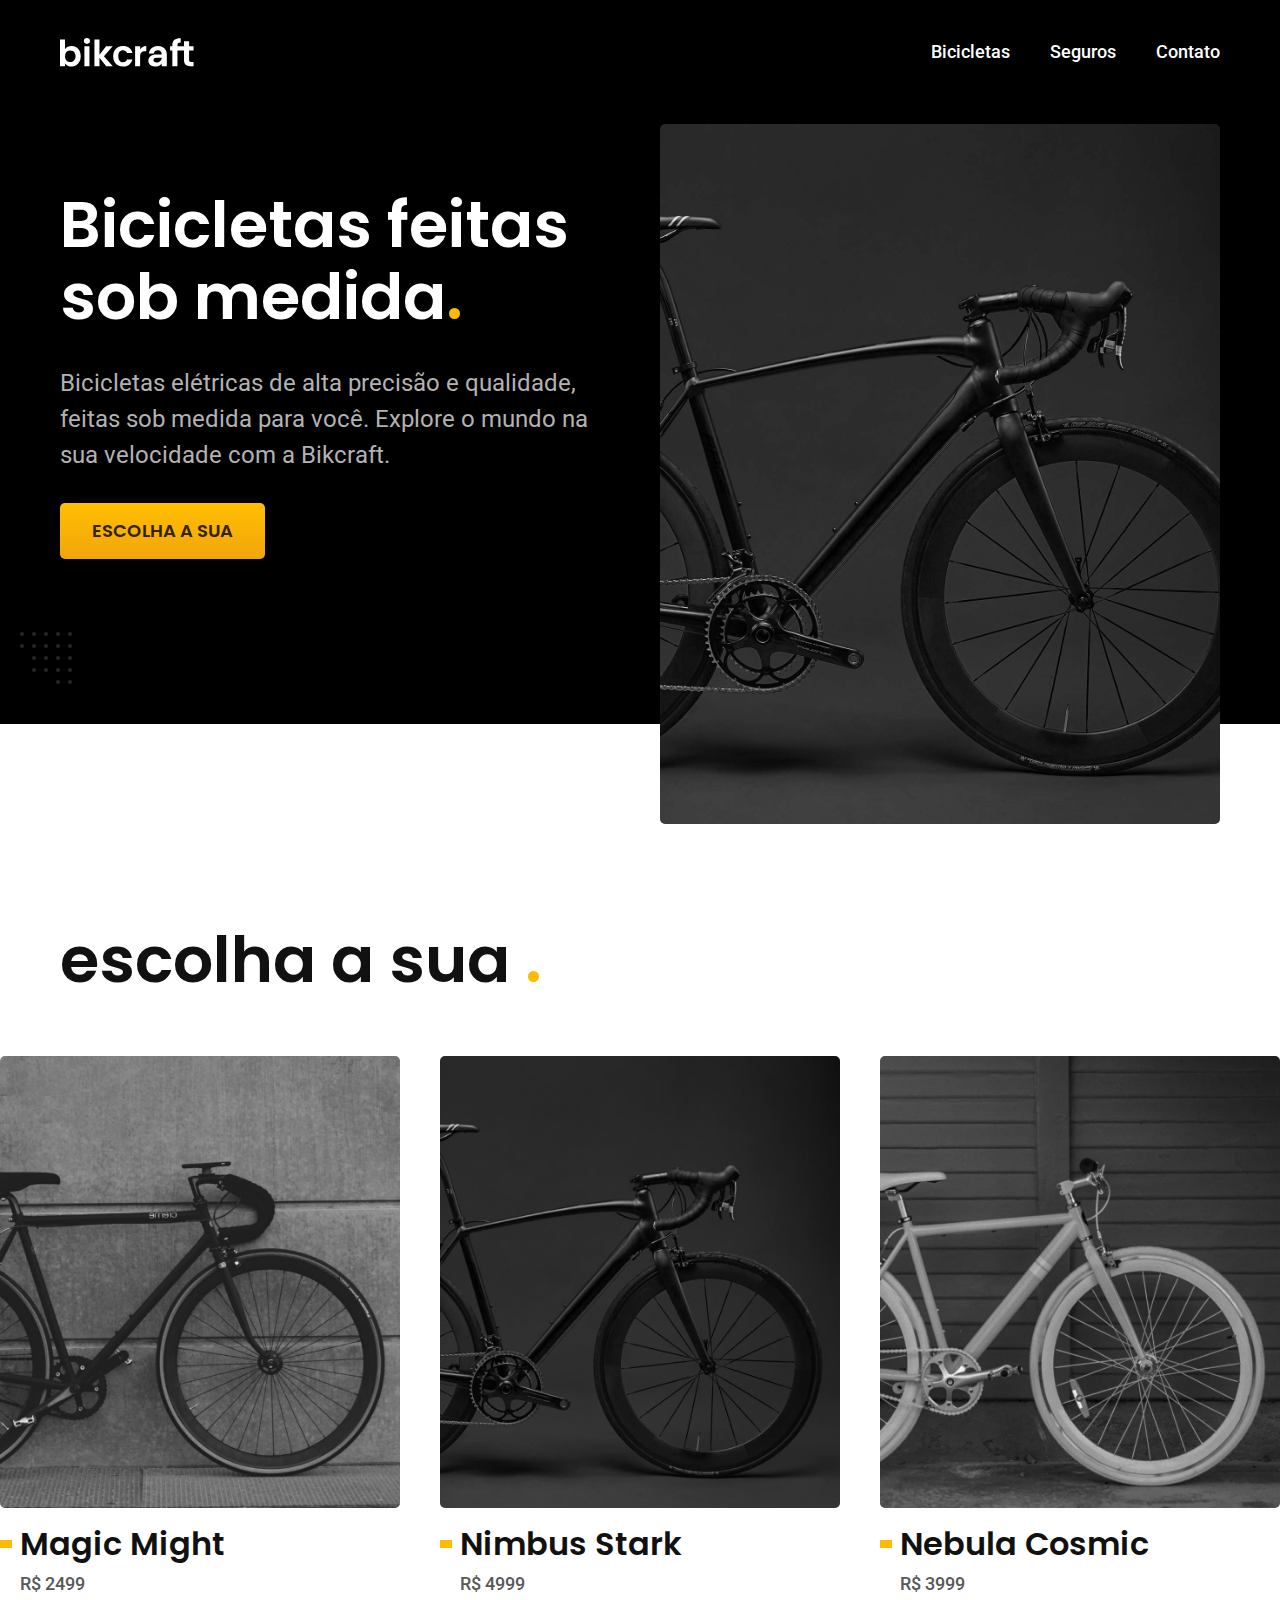
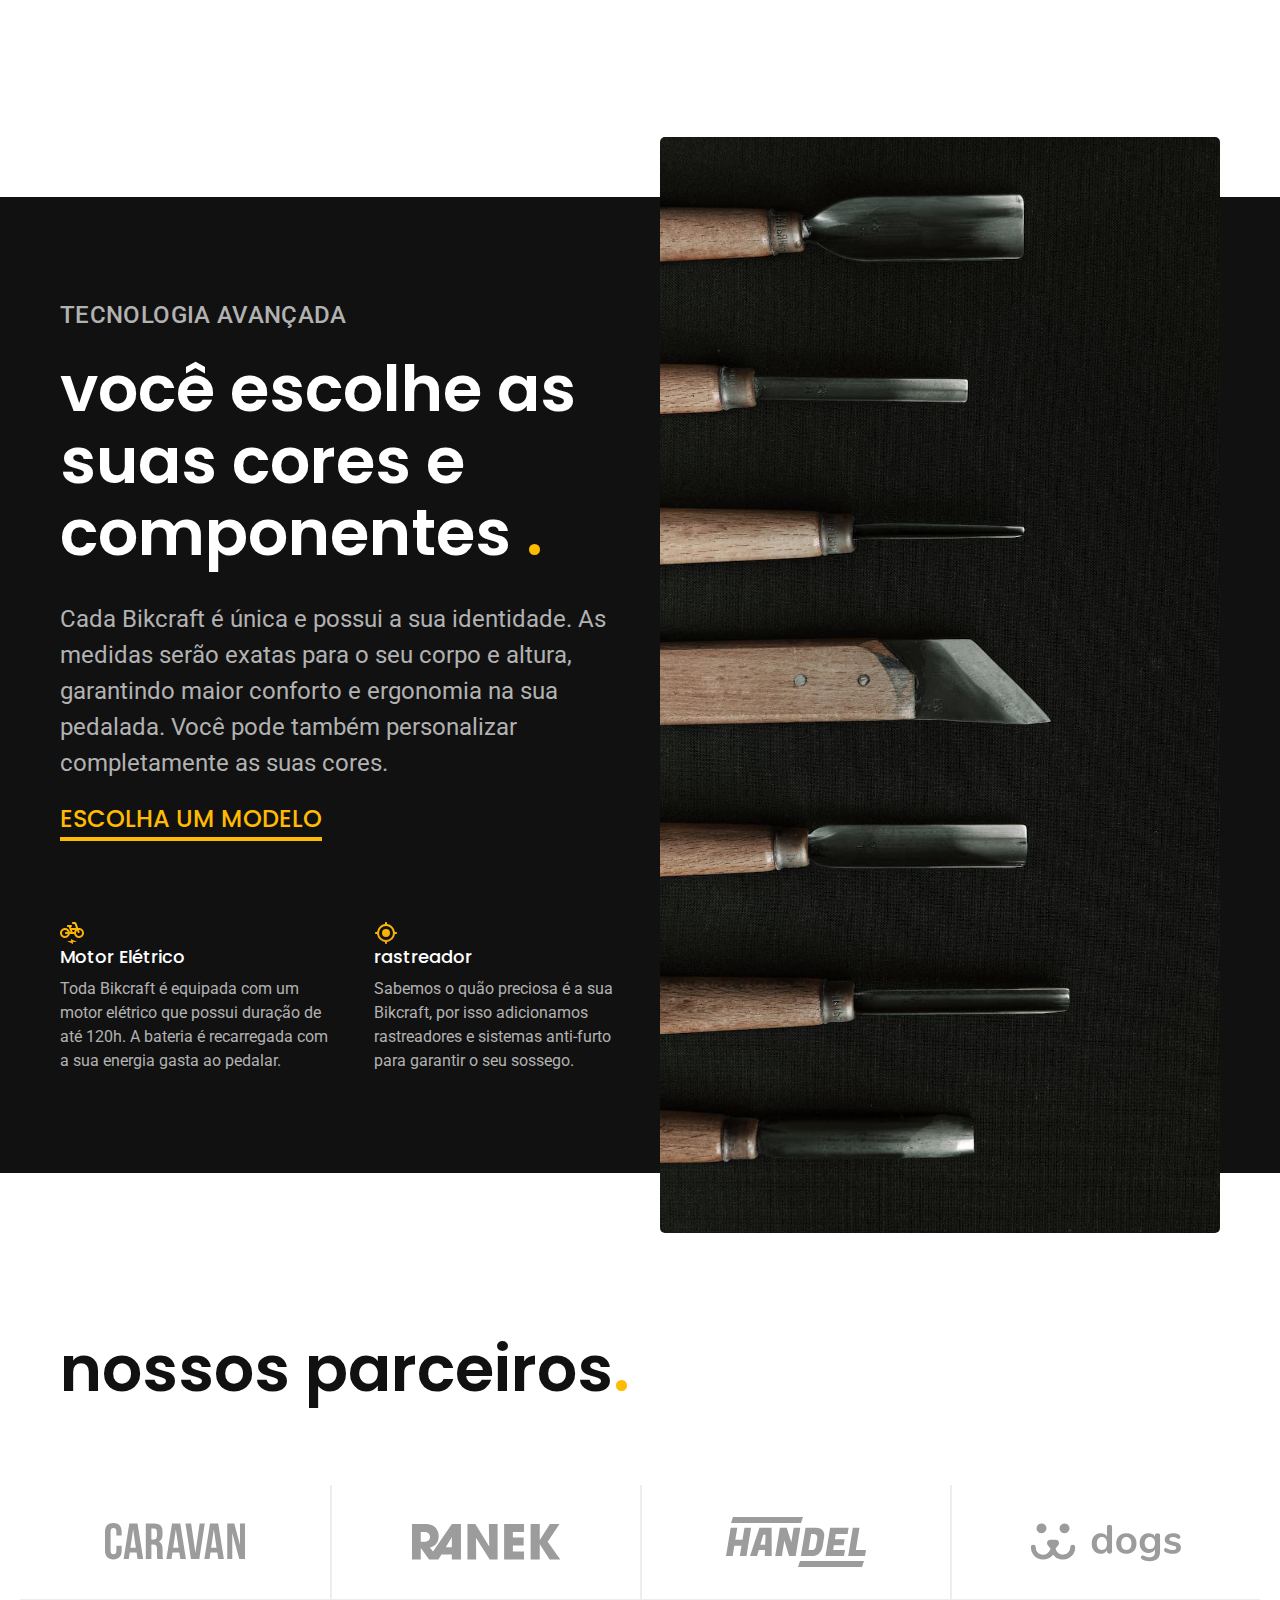
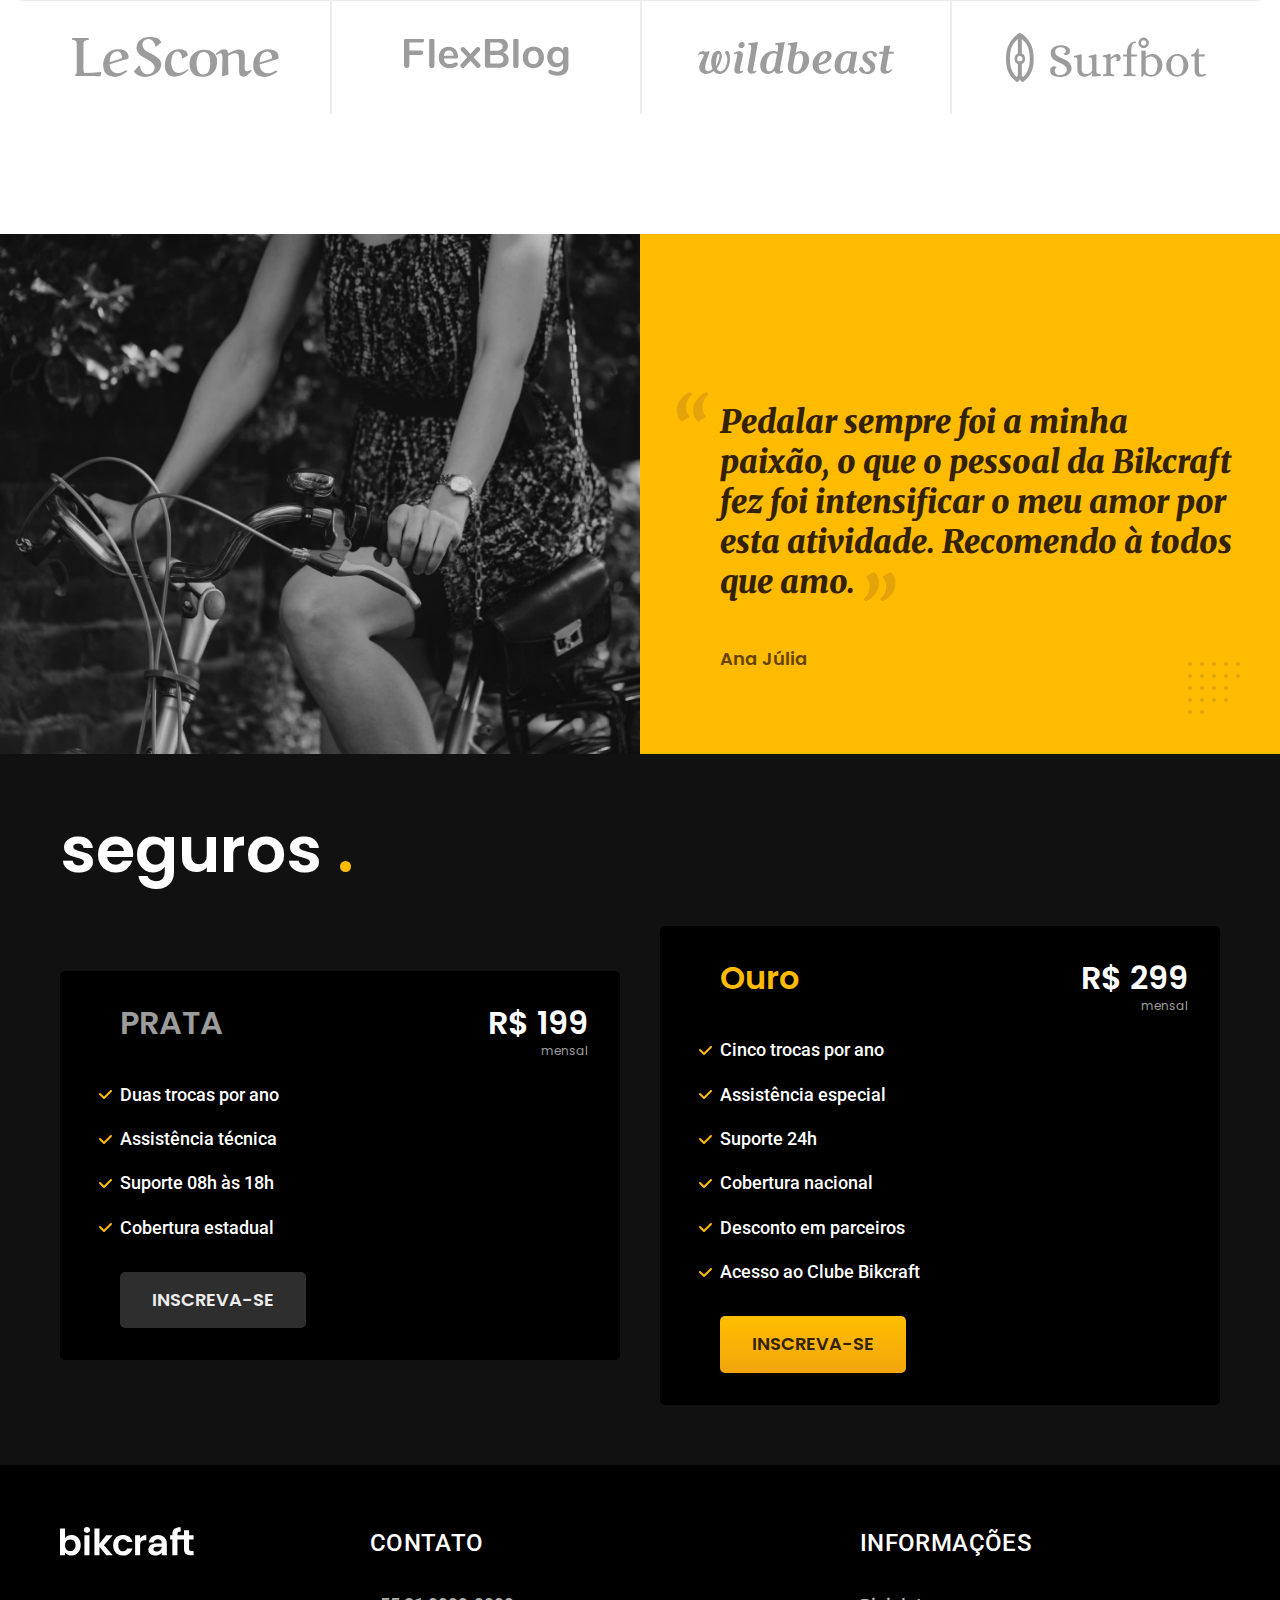
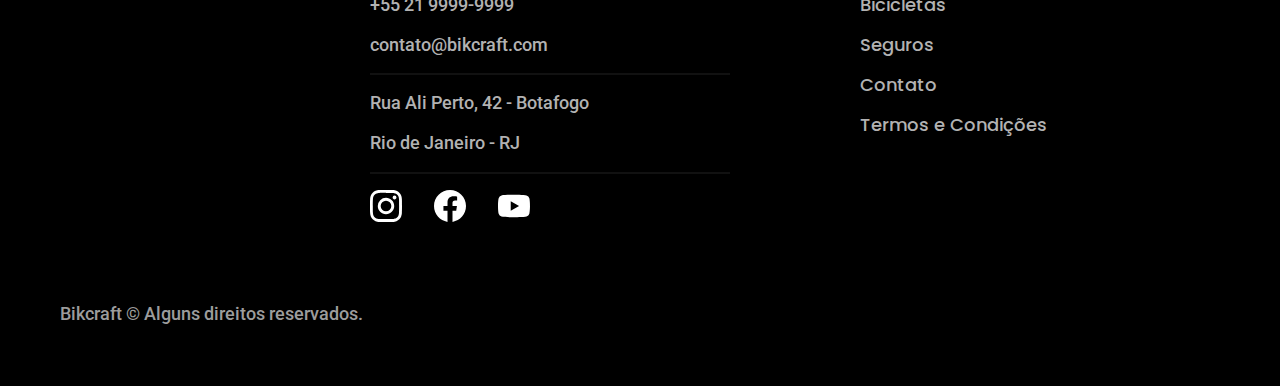
<file: index.html>
<!DOCTYPE html>
<html lang="pt-br">

<head>
  <meta charset="UTF-8">
  <meta name="viewport" content="width=device-width, initial-scale=1.0">
  <title>Projeto Bikcraft</title>
  <meta name="description" content="Bicicletas elétricas de alta precisão e qualidade, feitas sob medida para o cliente. Explore o mundo na sua velocidade com a Bikcraft">

  <link rel="icon" href="./img/favicon.svg" type="image/svg+xml">
  <link rel="preload" href="./css/style.min.css" as="style">
  <link rel="stylesheet" href="./css/style.min.css">

  <link rel="preconnect" href="https://fonts.googleapis.com">
  <link rel="preconnect" href="https://fonts.gstatic.com" crossorigin>
  <link href="https://fonts.googleapis.com/css2?family=Merriweather:ital,wght@1,900&family=Poppins:wght@400;600&family=Roboto:wght@400;500&display=swap" rel="stylesheet">

  <script>document.documentElement.classList.add("js");</script>
</head>

<body>
  <header class="header-bg">
    <div class="header container">
      <a href="./">
        <img src="./img/bikcraft.svg" width="136" height="32" alt="Bikcraft" width="136" height="32">
      </a>
      <nav aria-label="primaria">
        <ul class="header-menu color-0 text-18-R">
          <li><a href="./pages/bikes.html">Bicicletas</a></li>
          <li><a href="./pages/insurance.html">Seguros</a></li>
          <li><a href="./pages/contact.html">Contato</a></li>
        </ul>
      </nav>
    </div>
  </header>

  <main class="start-bg">
    <div class="start container">
      <div class="start-container">
        <h1 class="text-64 color-0 fadeInDown" data-anime="200">Bicicletas feitas sob medida<span class="color-p1">.</span></h1>
        <p class="text-24-R color-5 fadeInDown" data-anime="400">Bicicletas elétricas de alta precisão e qualidade, feitas sob medida para você. Explore o mundo na sua velocidade com a Bikcraft.</p>
        <a href="./pages/bikes.html" class="button text-18-Pb fadeInDown" data-anime="600">escolha a sua</a>
      </div>
      <picture data-anime="800" class="fadeInDown">
        <source media="(max-width: 800px)" srcset="./img/bicicletas/nimbus.jpg">
        <img src="./img/fotos/introducao.jpg" width="1280" height="1600" alt="Bicicleta Preta">
      </picture>
    </div>
  </main>

  <article>
    <div class="bikes-list">
      <h2 class="text-64 container">escolha a sua <span class="color-p1">.</span></h2>
      <ul class="bikes-list-container">
        <li>
          <a href="./bicicletas/magic.html">
            <img src="./img/bicicletas/magic-home.jpg" width="920" height="1040" alt="Bicicleta Preta">
            <h3 class="text-32-P">Magic Might</h3>
            <span class="text-18-R color-8">R$ 2499</span>
          </a>
        </li>
        <li>
          <a href="./bicicletas/nimbus.html">
            <img src="./img/bicicletas/nimbus-home.jpg" width="920" height="1040" alt="Bicicleta Preta">
            <h3 class="text-32-P">Nimbus Stark</h3>
            <span class="text-18-R color-8">R$ 4999</span>
          </a>
        </li>
        <li>
          <a href="./bicicletas/nebula.html">
            <img src="./img/bicicletas/nebula-home.jpg" width="920" height="1040" alt="Bicicleta Preta">
            <h3 class="text-32-P">Nebula Cosmic</h3>
            <span class="text-18-R color-8">R$ 3999</span>
          </a>
        </li>
      </ul>
    </div>
  </article>

  <article class="technology-bg">
    <div class="container technology">
      <div class="technology-container">
        <span class="text-24-Rb color-5">tecnologia avançada</span>
        <h2 class="text-64 color-0">você escolhe as suas cores e componentes <span class="color-p1">.</span></h2>
        <p class="text-24-R color-5">Cada Bikcraft é única e possui a sua identidade. As medidas serão exatas para o seu corpo e altura, garantindo maior conforto e ergonomia na sua pedalada. Você pode também personalizar completamente as suas cores.</p>
        <a class="link" href="./pages/bikes.html">escolha um modelo</a>
        <div class="technology-bonus">
          <div>
            <img src="./img/icones/eletrica.svg" width="24" height="24" alt="">
            <h3 class="text-18-P color-0">Motor Elétrico</h3>
            <p class="text-16-R color-5">Toda Bikcraft é equipada com um motor elétrico que possui duração de até 120h. A bateria é recarregada com a sua energia gasta ao pedalar.</p>
          </div>
          <div>
            <img src="./img/icones/rastreador.svg" width="24" height="24" alt="">
            <h3 class="text-18-P color-0">rastreador</h3>
            <p class="text-16-R color-5">Sabemos o quão preciosa é a sua Bikcraft, por isso adicionamos rastreadores e sistemas anti-furto para garantir o seu sossego.</p>
          </div>
        </div>
      </div>
      <div class="technology-image">
        <img src="./img/fotos/tecnologia.jpg" width="1200" height="1920" alt="">
      </div>
    </div>
  </article>

  <section class="partnership" aria-label="Parceiros">
    <h2 class="text-64 container">nossos parceiros<span class="color-p1">.</span></h2>
    <ul class="partnership-list">
      <li><img src="./img/parceiros/caravan.svg" width="140" height="38" alt="caravan"></li>
      <li><img src="./img/parceiros/ranek.svg" width="149" height="36" alt="ranek"></li>
      <li><img src="./img/parceiros/handel.svg" width="140" height="50" alt="handel"></li>
      <li><img src="./img/parceiros/dogs.svg" width="152" height="39" alt="dogs"></li>
      <li><img src="./img/parceiros/lescone.svg" width="208" height="41" alt="lesccone"></li>
      <li><img src="./img/parceiros/flexblog.svg" width="165" height="38" alt="flexblog"></li>
      <li><img src="./img/parceiros/wildbeast.svg" width="196" height="34" alt="wildbeast"></li>
      <li><img src="./img/parceiros/surfbot.svg" width="200" height="49" alt="surfbot"></li>
    </ul>
  </section>

  <section class="feedback" aria-label="Depoimento">
    <div>
      <img src="./img/fotos/depoimento.jpg" width="1560" height="1360" alt="Pessoa com sua bicicleta Bikcraft">
    </div>
    <div class="feedback-container">
      <blockquote class="text-32-P color-p5">
        <p>
          Pedalar sempre foi a minha paixão, o que o pessoal da Bikcraft fez foi intensificar o meu amor por esta atividade. Recomendo à todos que amo.
        </p>
        <span class="text-18-Pb color-p4">Ana Júlia</span>
      </blockquote>
    </div>
  </section>

  <article class="insurance-bg">
    <div class="insurance container">
      <h2 class="text-64 color-0">seguros <span class="color-p1">.</span></h2>
      <div class="insurance-item">
        <h3 class="text-32-P color-6">PRATA</h3>
        <span class="text-32-P color-0">R$ 199 <span class="text-12 color-6">mensal</span></span>
        <ul class="text-18-R color-0">
          <li>Duas trocas por ano</li>
          <li>Assistência técnica</li>
          <li>Suporte 08h às 18h</li>
          <li>Cobertura estadual</li>
        </ul>
        <a class="button second text-18-Pb" href="./pages/purchase.html?tipo=insurance&product=prata">Inscreva-se</a>
      </div>
      <div class="insurance-item">
        <h3 class="text-32-P color-p1">Ouro</h3>
        <span class="text-32-P color-0">R$ 299 <span class="text-12 color-6">mensal</span></span>
        <ul class="text-18-R color-0">
          <li>Cinco trocas por ano</li>
          <li>Assistência especial</li>
          <li>Suporte 24h</li>
          <li>Cobertura nacional</li>
          <li>Desconto em parceiros</li>
          <li>Acesso ao Clube Bikcraft</li>
        </ul>
        <a class="button text-18-Pb" href="./pages/purchase.html?tipo=insurance&product=ouro">Inscreva-se</a>
      </div>
    </div>
  </article>

  <footer class="footer-bg">
    <div class="footer container">
      <img src="./img/bikcraft.svg" width="136" height="32" alt="Bikcraft">
      <div class="footer-contact">
        <h3 class="text-24-Rb color-0">Contato</h3>
        <ul class="text-18-R color-5">
          <li><a href="tel:+552199999999">+55 21 9999-9999</a></li>
          <li><a href="mailto:contato@bikcraft.com">contato@bikcraft.com</a></li>
          <li>Rua Ali Perto, 42 - Botafogo</li>
          <li>Rio de Janeiro - RJ</li>
        </ul>
        <div class="footer-social">
          <a href="./">
            <img src="./img/redes/instagram.svg" width="32" height="32" alt="Instagram">
          </a>
          <a href="./">
            <img src="./img/redes/facebook.svg" width="32" height="32" alt="Facebook">
          </a>
          <a href="./">
            <img src="./img/redes/youtube.svg" width="32" height="32" alt="Youtube">
          </a>

        </div>
      </div>
      <div class="footer-info">
        <h3 class="text-24-Rb color-0">Informações</h3>
        <nav>
          <ul class="text-18-P color-5">
            <li><a href="./pages/bikes.html">Bicicletas</a></li>
            <li><a href="./pages/insurance.html">Seguros</a></li>
            <li><a href="./pages/contact.html">Contato</a></li>
            <li><a href="./pages/terms.html">Termos e Condições</a></li>
          </ul>
        </nav>
      </div>
      <p class="footer-copy text-18-R color-6">Bikcraft © Alguns direitos reservados.</p>
    </div>
  </footer>

  <script src="./js/plugins/simple-anime.js"></script>
  <script src="./js/script.js"></script>
</body>

</html>
</file>
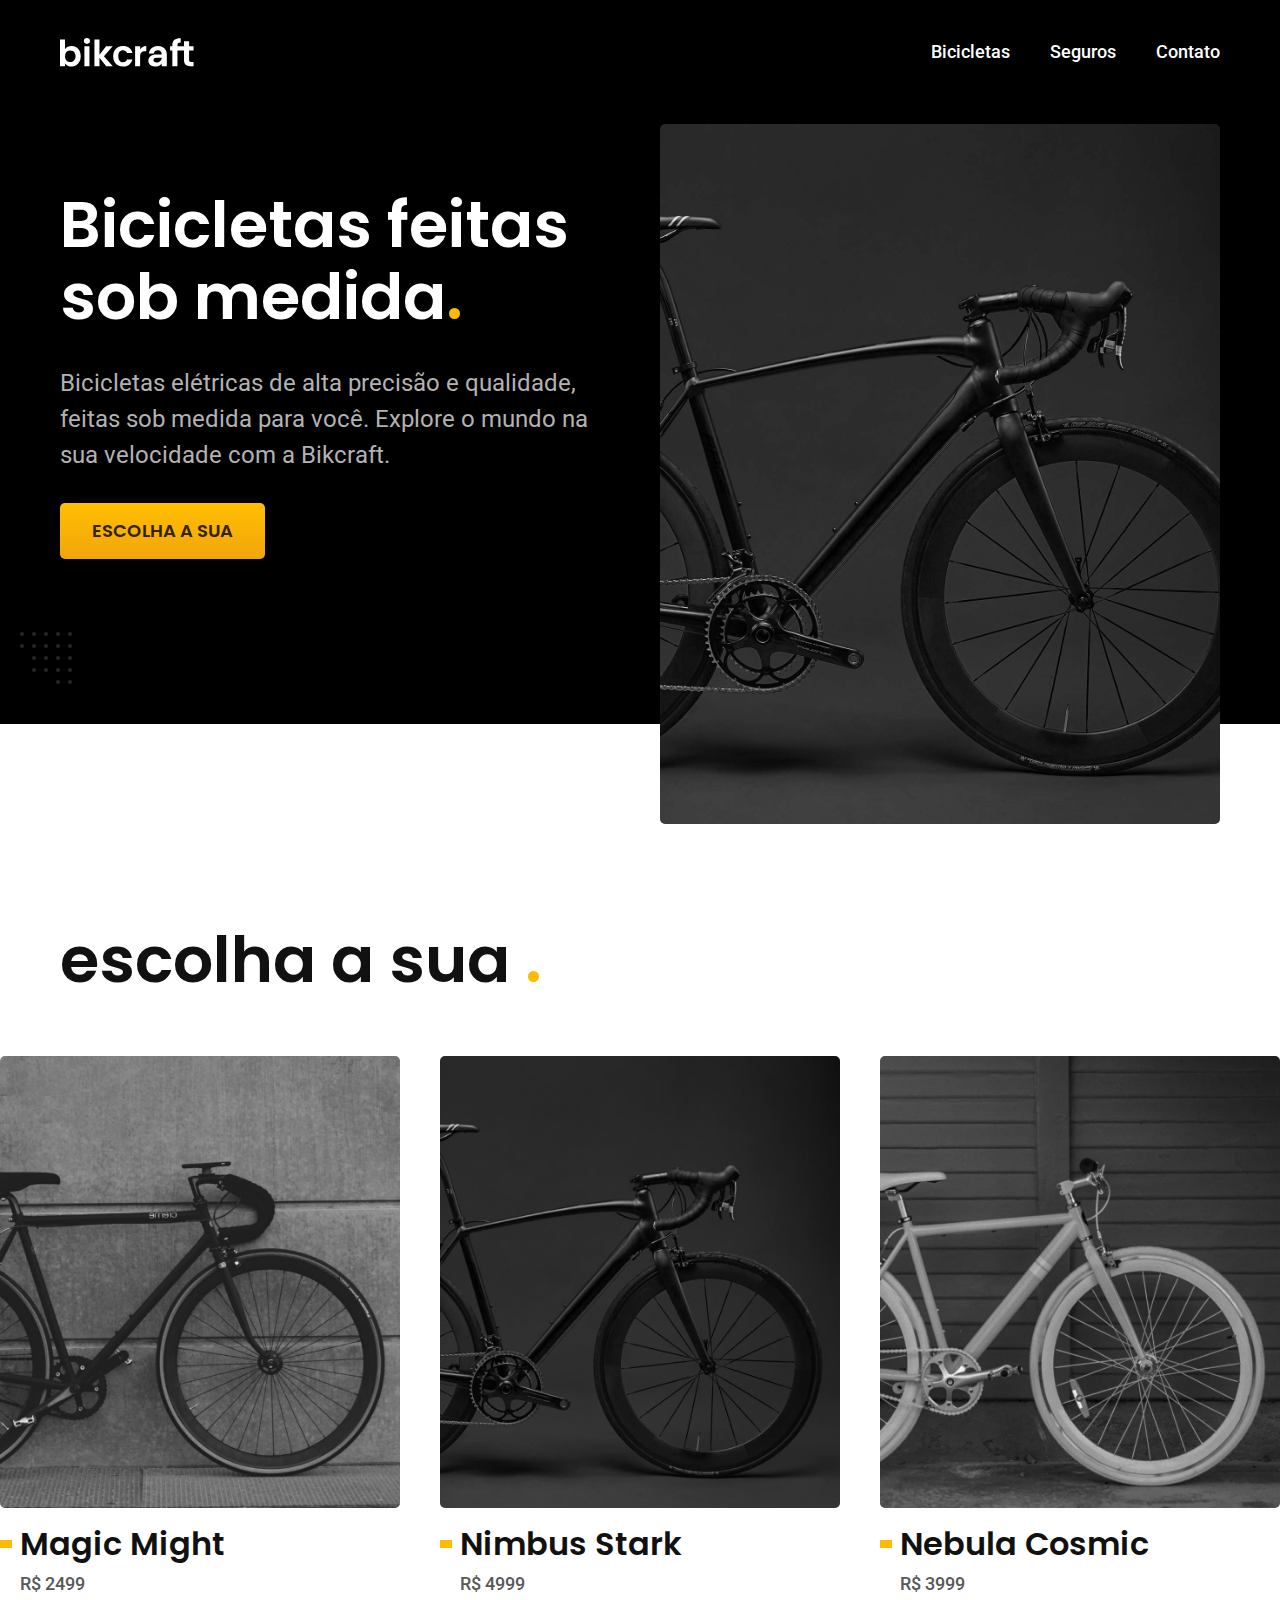
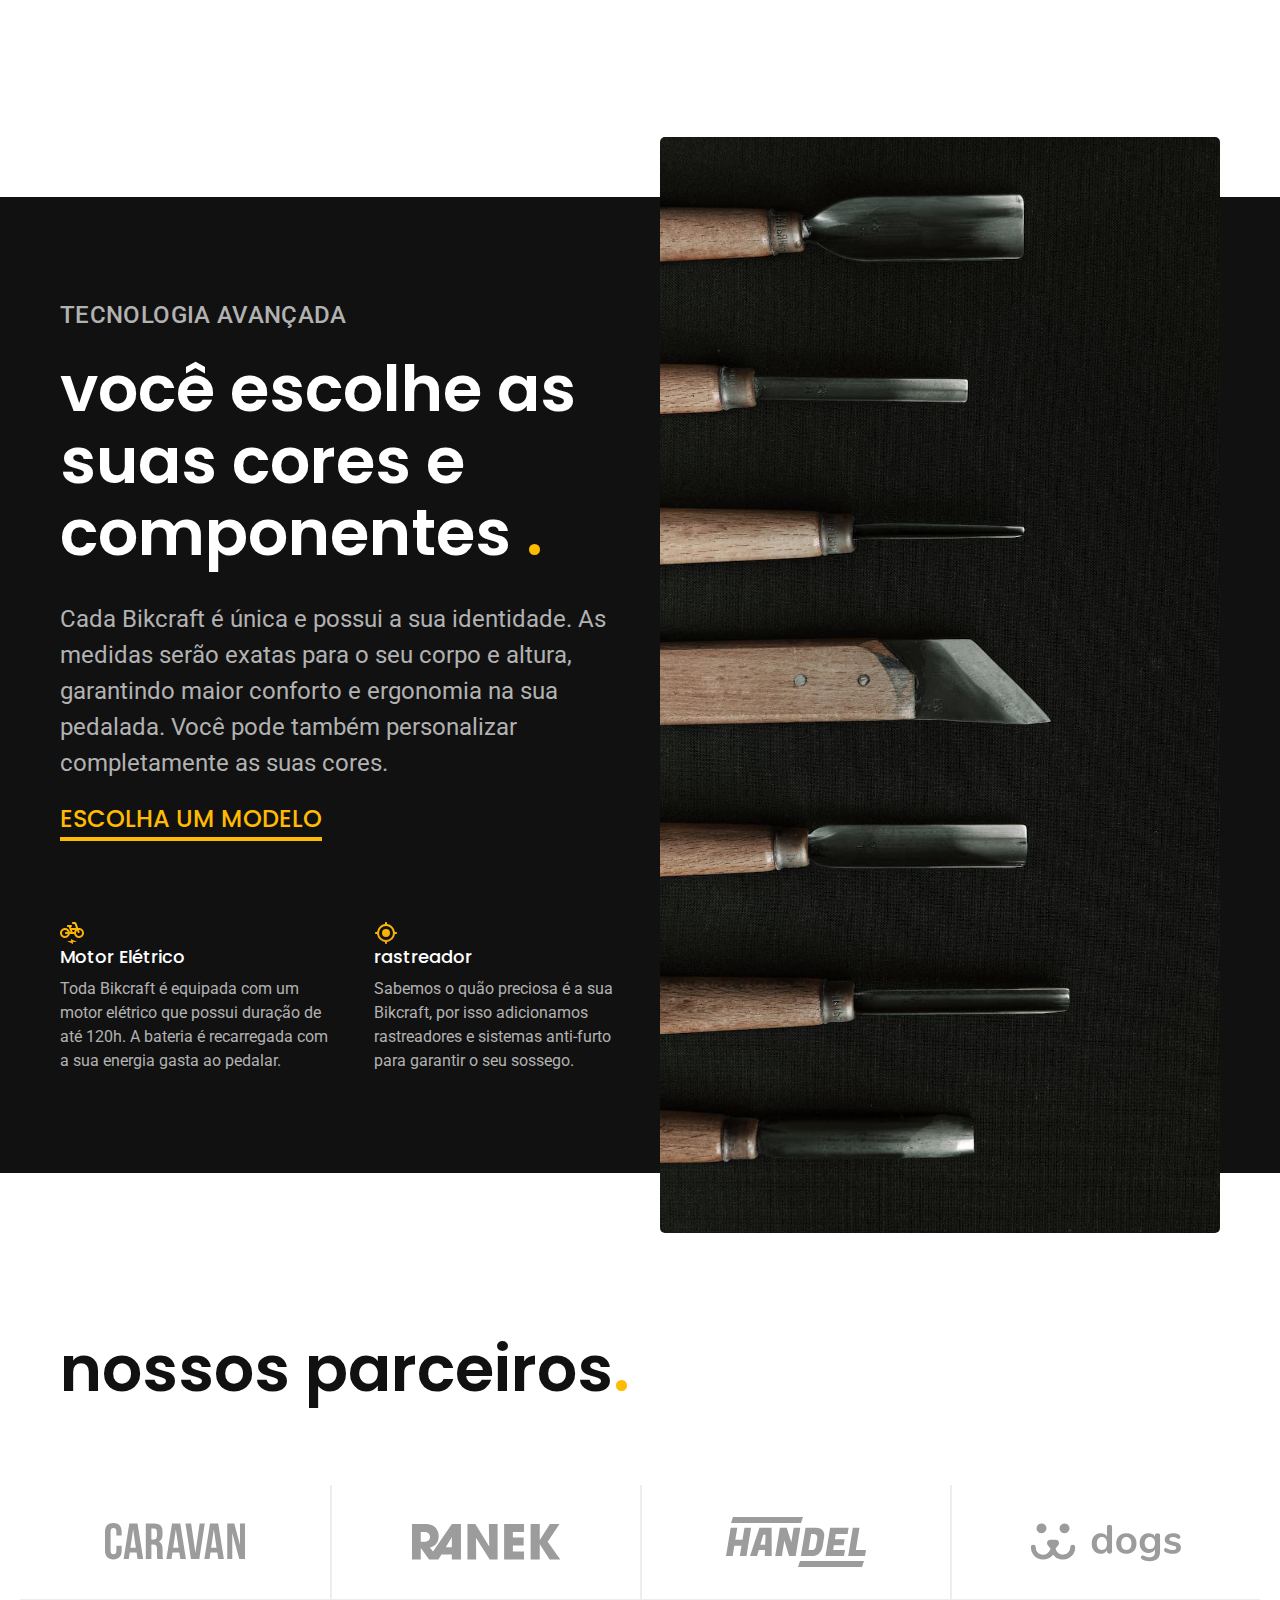
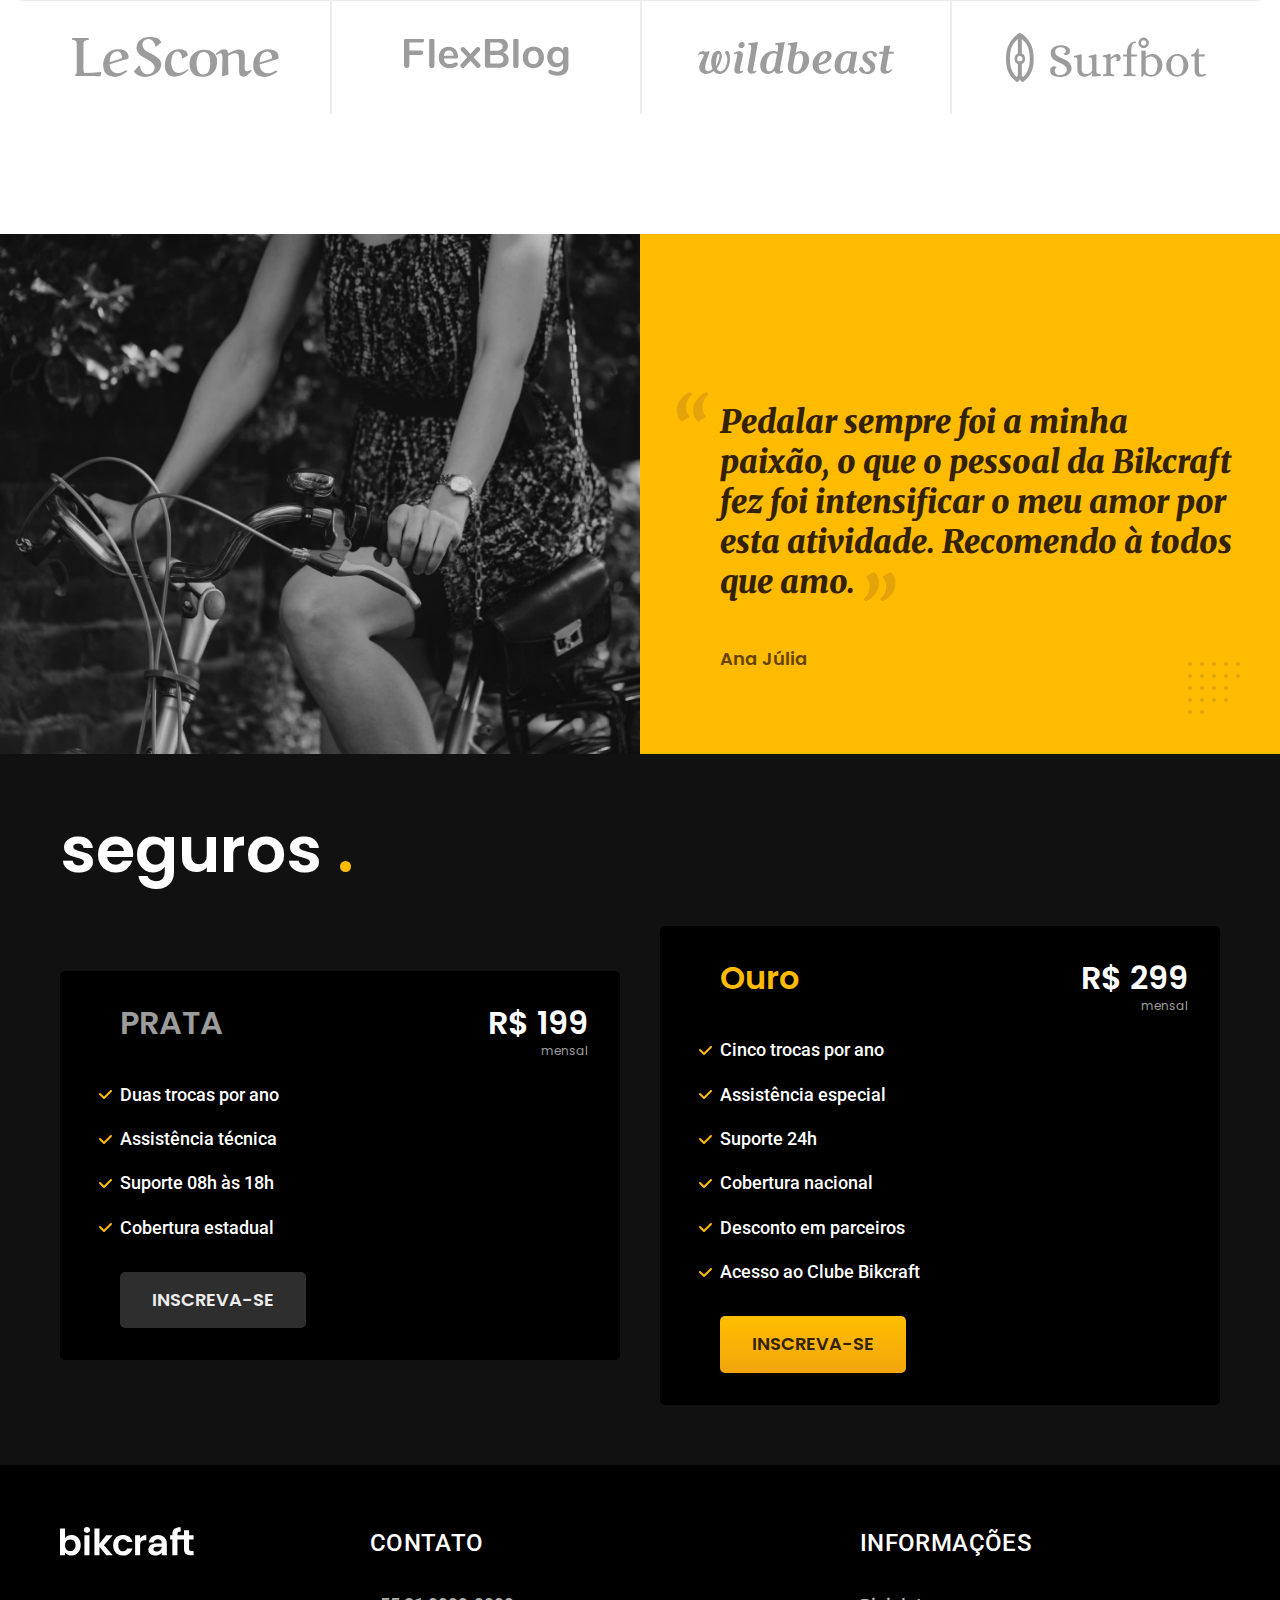
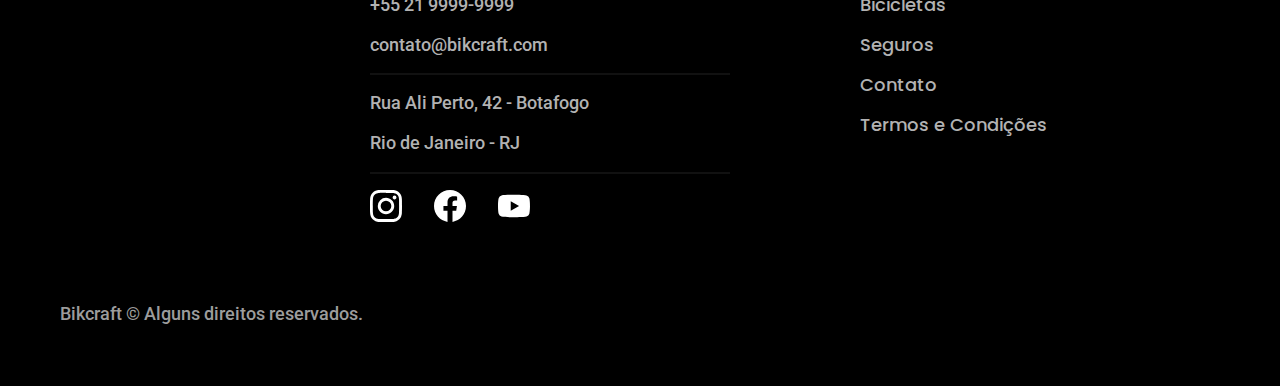
<file: pages/index.html>
<!DOCTYPE html>
<html lang="pt-br">

<head>
  <meta charset="UTF-8">
  <meta name="viewport" content="width=device-width, initial-scale=1.0">
  <title>Projeto Bikcraft</title>
  <meta name="description" content="Bicicletas elétricas de alta precisão e qualidade, feitas sob medida para o cliente. Explore o mundo na sua velocidade com a Bikcraft">

  <link rel="icon" href="../img/favicon.svg" type="image/svg+xml">
  <link rel="preload" href="../css/style.min.css" as="style">
  <link rel="stylesheet" href="../css/style.min.css">

  <link rel="preconnect" href="https://fonts.googleapis.com">
  <link rel="preconnect" href="https://fonts.gstatic.com" crossorigin>
  <link href="https://fonts.googleapis.com/css2?family=Merriweather:ital,wght@1,900&family=Poppins:wght@400;600&family=Roboto:wght@400;500&display=swap" rel="stylesheet">

  <script>document.documentElement.classList.add("js");</script>
</head>

<body>
  <header class="header-bg">
    <div class="header container">
      <a href="./">
        <img src="../img/bikcraft.svg" width="136" height="32" alt="Bikcraft" width="136" height="32">
      </a>
      <nav aria-label="primaria">
        <ul class="header-menu color-0 text-18-R">
          <li><a href="./bikes.html">Bicicletas</a></li>
          <li><a href="./insurance.html">Seguros</a></li>
          <li><a href="./contact.html">Contato</a></li>
        </ul>
      </nav>
    </div>
  </header>

  <main class="start-bg">
    <div class="start container">
      <div class="start-container">
        <h1 class="text-64 color-0 fadeInDown" data-anime="200">Bicicletas feitas sob medida<span class="color-p1">.</span></h1>
        <p class="text-24-R color-5 fadeInDown" data-anime="400">Bicicletas elétricas de alta precisão e qualidade, feitas sob medida para você. Explore o mundo na sua velocidade com a Bikcraft.</p>
        <a href="./bikes.html" class="button text-18-Pb fadeInDown" data-anime="600">escolha a sua</a>
      </div>
      <picture data-anime="800" class="fadeInDown">
        <source media="(max-width: 800px)" srcset="../img/bicicletas/nimbus.jpg">
        <img src="../img/fotos/introducao.jpg" width="1280" height="1600" alt="Bicicleta Preta">
      </picture>
    </div>
  </main>

  <article>
    <div class="bikes-list">
      <h2 class="text-64 container">escolha a sua <span class="color-p1">.</span></h2>
      <ul class="bikes-list-container">
        <li>
          <a href="../bicicletas/magic.html">
            <img src="../img/bicicletas/magic-home.jpg" width="920" height="1040" alt="Bicicleta Preta">
            <h3 class="text-32-P">Magic Might</h3>
            <span class="text-18-R color-8">R$ 2499</span>
          </a>
        </li>
        <li>
          <a href="../bicicletas/nimbus.html">
            <img src="../img/bicicletas/nimbus-home.jpg" width="920" height="1040" alt="Bicicleta Preta">
            <h3 class="text-32-P">Nimbus Stark</h3>
            <span class="text-18-R color-8">R$ 4999</span>
          </a>
        </li>
        <li>
          <a href="../bicicletas/nebula.html">
            <img src="../img/bicicletas/nebula-home.jpg" width="920" height="1040" alt="Bicicleta Preta">
            <h3 class="text-32-P">Nebula Cosmic</h3>
            <span class="text-18-R color-8">R$ 3999</span>
          </a>
        </li>
      </ul>
    </div>
  </article>

  <article class="technology-bg">
    <div class="container technology">
      <div class="technology-container">
        <span class="text-24-Rb color-5">tecnologia avançada</span>
        <h2 class="text-64 color-0">você escolhe as suas cores e componentes <span class="color-p1">.</span></h2>
        <p class="text-24-R color-5">Cada Bikcraft é única e possui a sua identidade. As medidas serão exatas para o seu corpo e altura, garantindo maior conforto e ergonomia na sua pedalada. Você pode também personalizar completamente as suas cores.</p>
        <a class="link" href="./bikes.html">escolha um modelo</a>
        <div class="technology-bonus">
          <div>
            <img src="../img/icones/eletrica.svg" width="24" height="24" alt="">
            <h3 class="text-18-P color-0">Motor Elétrico</h3>
            <p class="text-16-R color-5">Toda Bikcraft é equipada com um motor elétrico que possui duração de até 120h. A bateria é recarregada com a sua energia gasta ao pedalar.</p>
          </div>
          <div>
            <img src="../img/icones/rastreador.svg" width="24" height="24" alt="">
            <h3 class="text-18-P color-0">rastreador</h3>
            <p class="text-16-R color-5">Sabemos o quão preciosa é a sua Bikcraft, por isso adicionamos rastreadores e sistemas anti-furto para garantir o seu sossego.</p>
          </div>
        </div>
      </div>
      <div class="technology-image">
        <img src="../img/fotos/tecnologia.jpg" width="1200" height="1920" alt="">
      </div>
    </div>
  </article>

  <section class="partnership" aria-label="Parceiros">
    <h2 class="text-64 container">nossos parceiros<span class="color-p1">.</span></h2>
    <ul class="partnership-list">
      <li><img src="../img/parceiros/caravan.svg" width="140" height="38" alt="caravan"></li>
      <li><img src="../img/parceiros/ranek.svg" width="149" height="36" alt="ranek"></li>
      <li><img src="../img/parceiros/handel.svg" width="140" height="50" alt="handel"></li>
      <li><img src="../img/parceiros/dogs.svg" width="152" height="39" alt="dogs"></li>
      <li><img src="../img/parceiros/lescone.svg" width="208" height="41" alt="lesccone"></li>
      <li><img src="../img/parceiros/flexblog.svg" width="165" height="38" alt="flexblog"></li>
      <li><img src="../img/parceiros/wildbeast.svg" width="196" height="34" alt="wildbeast"></li>
      <li><img src="../img/parceiros/surfbot.svg" width="200" height="49" alt="surfbot"></li>
    </ul>
  </section>

  <section class="feedback" aria-label="Depoimento">
    <div>
      <img src="../img/fotos/depoimento.jpg" width="1560" height="1360" alt="Pessoa com sua bicicleta Bikcraft">
    </div>
    <div class="feedback-container">
      <blockquote class="text-32-P color-p5">
        <p>
          Pedalar sempre foi a minha paixão, o que o pessoal da Bikcraft fez foi intensificar o meu amor por esta atividade. Recomendo à todos que amo.
        </p>
        <span class="text-18-Pb color-p4">Ana Júlia</span>
      </blockquote>
    </div>
  </section>

  <article class="insurance-bg">
    <div class="insurance container">
      <h2 class="text-64 color-0">seguros <span class="color-p1">.</span></h2>
      <div class="insurance-item">
        <h3 class="text-32-P color-6">PRATA</h3>
        <span class="text-32-P color-0">R$ 199 <span class="text-12 color-6">mensal</span></span>
        <ul class="text-18-R color-0">
          <li>Duas trocas por ano</li>
          <li>Assistência técnica</li>
          <li>Suporte 08h às 18h</li>
          <li>Cobertura estadual</li>
        </ul>
        <a class="button second text-18-Pb" href="./purchase.html?tipo=insurance&product=prata">Inscreva-se</a>
      </div>
      <div class="insurance-item">
        <h3 class="text-32-P color-p1">Ouro</h3>
        <span class="text-32-P color-0">R$ 299 <span class="text-12 color-6">mensal</span></span>
        <ul class="text-18-R color-0">
          <li>Cinco trocas por ano</li>
          <li>Assistência especial</li>
          <li>Suporte 24h</li>
          <li>Cobertura nacional</li>
          <li>Desconto em parceiros</li>
          <li>Acesso ao Clube Bikcraft</li>
        </ul>
        <a class="button text-18-Pb" href="./purchase.html?tipo=insurance&product=ouro">Inscreva-se</a>
      </div>
    </div>
  </article>

  <footer class="footer-bg">
    <div class="footer container">
      <img src="../img/bikcraft.svg" width="136" height="32" alt="Bikcraft">
      <div class="footer-contact">
        <h3 class="text-24-Rb color-0">Contato</h3>
        <ul class="text-18-R color-5">
          <li><a href="tel:+552199999999">+55 21 9999-9999</a></li>
          <li><a href="mailto:contato@bikcraft.com">contato@bikcraft.com</a></li>
          <li>Rua Ali Perto, 42 - Botafogo</li>
          <li>Rio de Janeiro - RJ</li>
        </ul>
        <div class="footer-social">
          <a href="./">
            <img src="../img/redes/instagram.svg" width="32" height="32" alt="Instagram">
          </a>
          <a href="./">
            <img src="../img/redes/facebook.svg" width="32" height="32" alt="Facebook">
          </a>
          <a href="./">
            <img src="../img/redes/youtube.svg" width="32" height="32" alt="Youtube">
          </a>

        </div>
      </div>
      <div class="footer-info">
        <h3 class="text-24-Rb color-0">Informações</h3>
        <nav>
          <ul class="text-18-P color-5">
            <li><a href="./bikes.html">Bicicletas</a></li>
            <li><a href="./insurance.html">Seguros</a></li>
            <li><a href="./contact.html">Contato</a></li>
            <li><a href="./terms.html">Termos e Condições</a></li>
          </ul>
        </nav>
      </div>
      <p class="footer-copy text-18-R color-6">Bikcraft © Alguns direitos reservados.</p>
    </div>
  </footer>

  <script src="../js/plugins/simple-anime.js"></script>
  <script src="../js/script.js"></script>
</body>

</html>
</file>
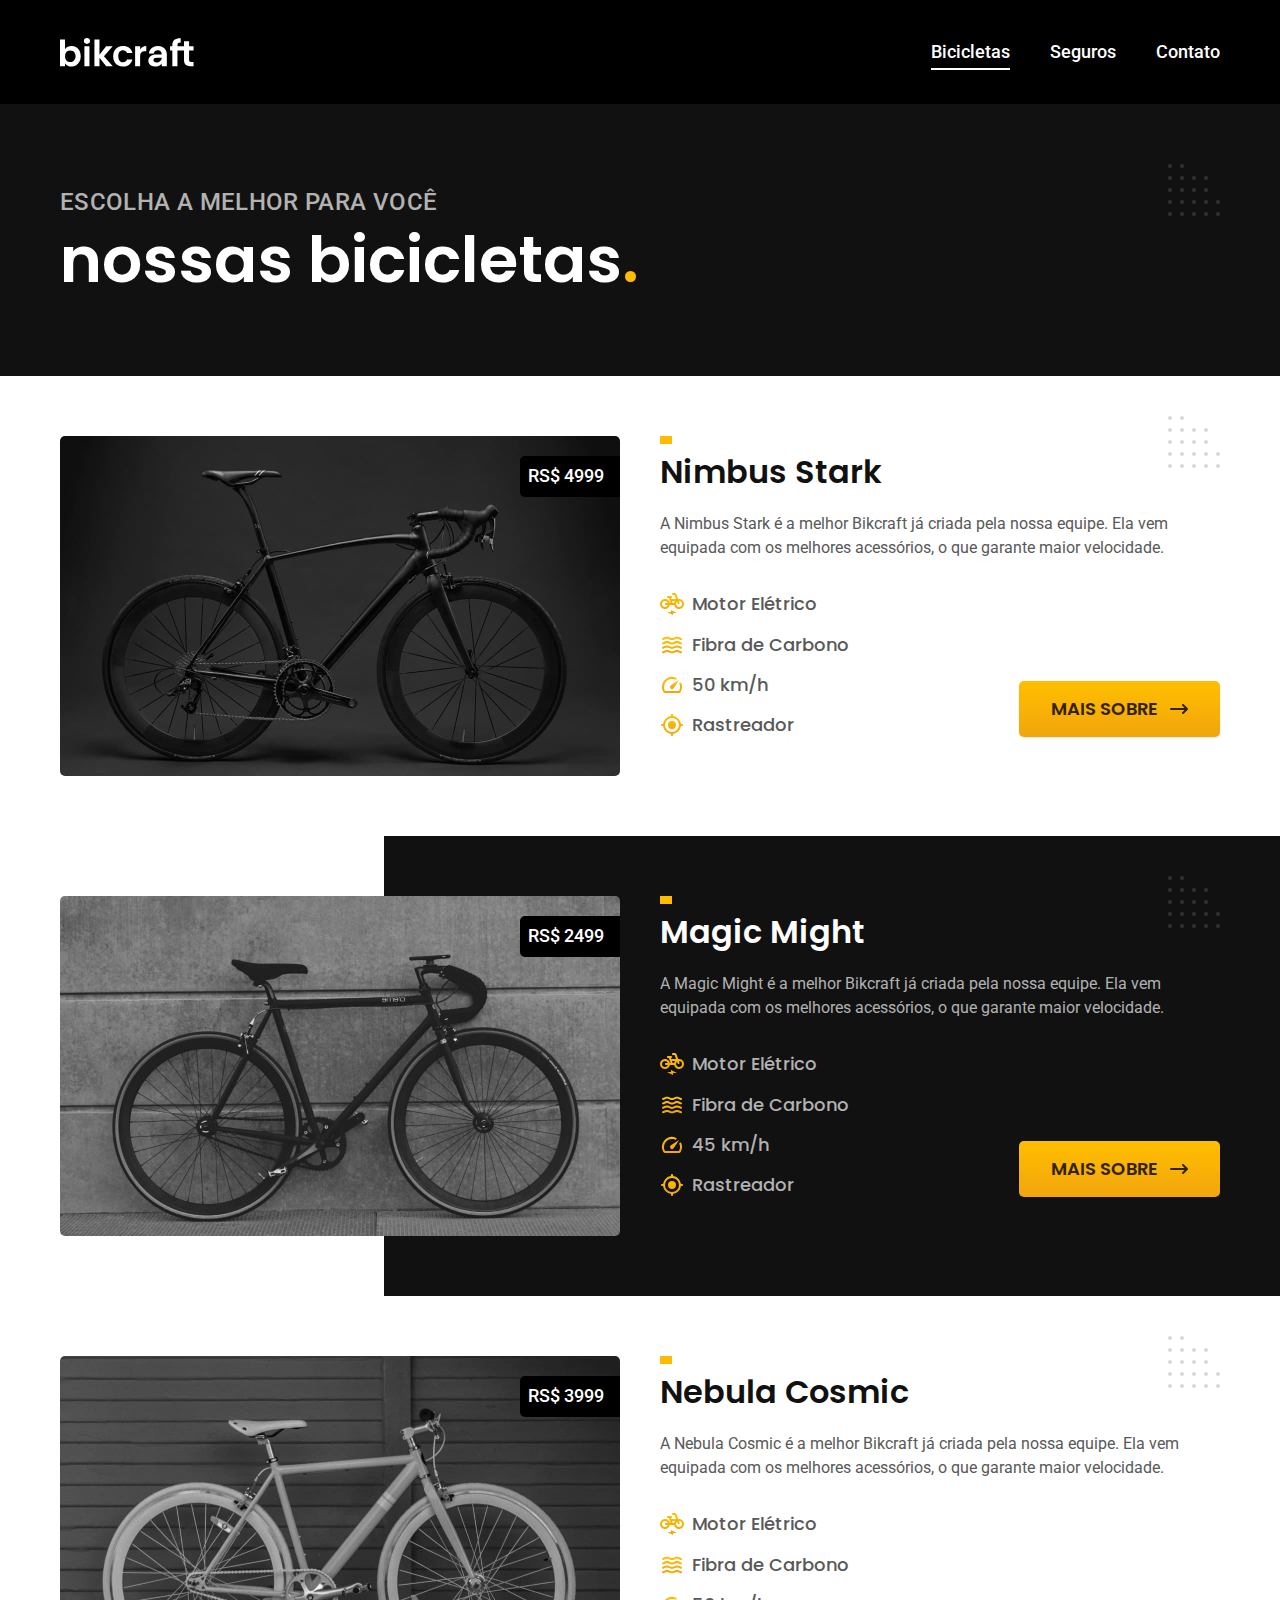
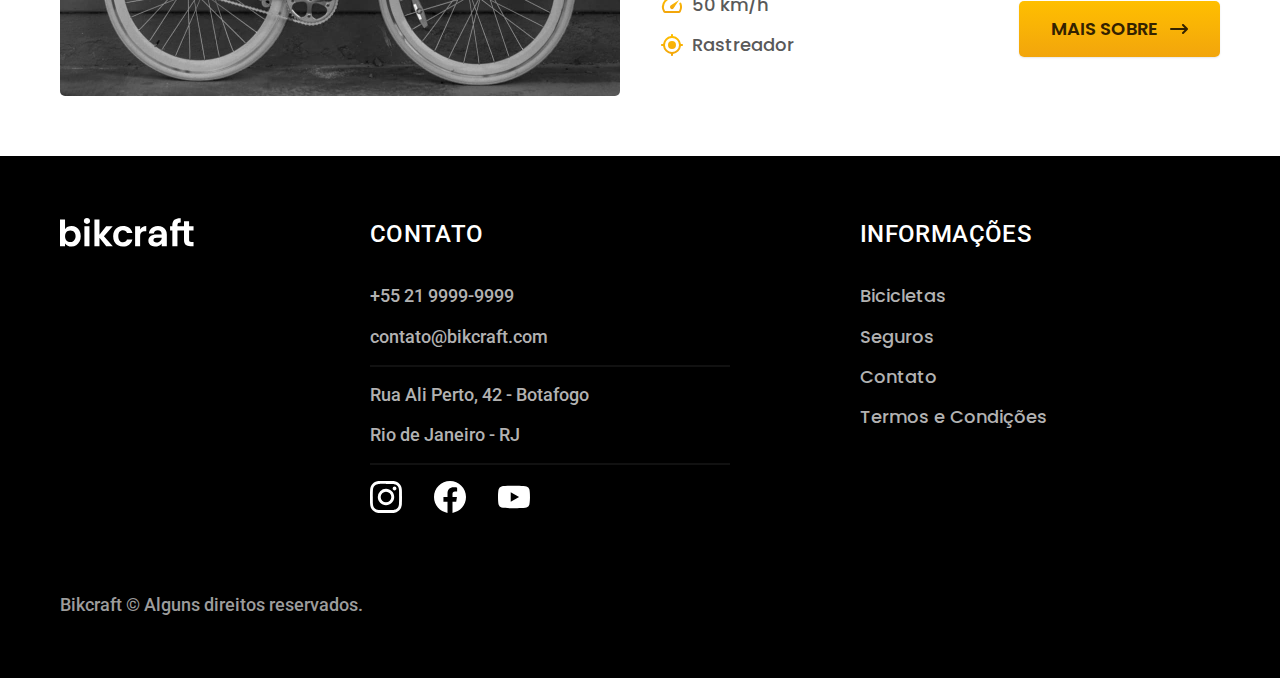
<file: bikes.html>
<!DOCTYPE html>
<html lang="pt-br">

<head>
  <meta charset="UTF-8">
  <meta name="viewport" content="width=device-width, initial-scale=1.0">
  <title>Bicicletas | Bikcraft</title>
  <meta name="description" content="Bicicletas.">

  <link rel="icon" href="./favicon.svg" type="image/svg+xml">
  <link rel="preload" href="./css/style.min.css" as="style">
  <link rel="stylesheet" href="./css/style.min.css">

  <link rel="preconnect" href="https://fonts.googleapis.com">
  <link rel="preconnect" href="https://fonts.gstatic.com" crossorigin>
  <link href="https://fonts.googleapis.com/css2?family=Merriweather:ital,wght@1,900&family=Poppins:wght@400;600&family=Roboto:wght@400;500&display=swap" rel="stylesheet">
  <script>document.documentElement.classList.add("js");</script>
</head>

<body id="bikes">
  <header class="header-bg">
    <div class="header container">
      <a href="./">
        <img src="./img/bikcraft.svg" alt="Bikcraft" width="136" height="32">
      </a>
      <nav aria-label="primaria">
        <ul class="header-menu color-0 text-18-R">
          <li><a href="./bikes.html">Bicicletas</a></li>
          <li><a href="./insurance.html">Seguros</a></li>
          <li><a href="./contact.html">Contato</a></li>
        </ul>
      </nav>
    </div>
  </header>

  <main>
    <div class="title-bg">
      <div class="title container">
        <p class="text-24-Rb color-5">Escolha a melhor para você</p>
        <h1 class="text-64 color-0">nossas bicicletas<span class="color-p1">.</span></h1>
      </div>
    </div>

    <div class="bikes container">
      <div class="bikes-image">
        <img src="./img/bicicletas/nimbus.jpg" alt="Bicicleta preta">
        <span class="text-18-R color-0">RS$ 4999</span>
      </div>
      <div class="bikes-content">
        <h2 class="text-32-P">Nimbus Stark</h2>
        <p class="text-16-R color-8">A Nimbus Stark é a melhor Bikcraft já criada pela nossa equipe. Ela vem equipada com os melhores acessórios, o que garante maior velocidade.</p>
        <ul class="text-18-P color-8">
          <li><img src="./img/icones/eletrica.svg" alt="">
            Motor Elétrico
          </li>
          <li><img src="./img/icones/carbono.svg" alt="">
            Fibra de Carbono
          </li>
          <li><img src="./img/icones/velocidade.svg" alt="">
            50 km/h
          </li>
          <li><img src="./img/icones/rastreador.svg" alt="">
            Rastreador
          </li>
        </ul>
        <a class="button text-18-Pb arrow" href="./bicicletas/nimbus.html">Mais Sobre</a>
      </div>
    </div>

    <div class="bikes-bg">
      <div class="bikes container">
        <div class="bikes-image">
          <img src="./img/bicicletas/magic.jpg" alt="Bicicleta preta">
          <span class="text-18-R color-0">RS$ 2499</span>
        </div>
        <div class="bikes-content">
          <h2 class="text-32-P color-0">Magic Might</h2>
          <p class="text-16-R color-5">A Magic Might é a melhor Bikcraft já criada pela nossa equipe. Ela vem equipada com os melhores acessórios, o que garante maior velocidade.</p>
          <ul class="text-18-P color-5">
            <li><img src="./img/icones/eletrica.svg" alt="">
              Motor Elétrico
            </li>
            <li><img src="./img/icones/carbono.svg" alt="">
              Fibra de Carbono
            </li>
            <li><img src="./img/icones/velocidade.svg" alt="">
              45 km/h
            </li>
            <li><img src="./img/icones/rastreador.svg" alt="">
              Rastreador
            </li>
          </ul>
          <a class="button text-18-Pb arrow" href="./bicicletas/magic.html">Mais Sobre</a>
        </div>
      </div>
    </div>

    <div class="bikes container">
      <div class="bikes-image">
        <img src="./img/bicicletas/nebula.jpg" alt="Bicicleta preta">
        <span class="text-18-R color-0">RS$ 3999</span>
      </div>
      <div class="bikes-content">
        <h2 class="text-32-P">Nebula Cosmic</h2>
        <p class="text-16-R color-8">A Nebula Cosmic é a melhor Bikcraft já criada pela nossa equipe. Ela vem equipada com os melhores acessórios, o que garante maior velocidade.</p>
        <ul class="text-18-P color-8">
          <li><img src="./img/icones/eletrica.svg" alt="">
            Motor Elétrico
          </li>
          <li><img src="./img/icones/carbono.svg" alt="">
            Fibra de Carbono
          </li>
          <li><img src="./img/icones/velocidade.svg" alt="">
            50 km/h
          </li>
          <li><img src="./img/icones/rastreador.svg" alt="">
            Rastreador
          </li>
        </ul>
        <a class="button text-18-Pb arrow" href="./bicicletas/nebula.html">Mais Sobre</a>
      </div>
    </div>
  </main>

  <footer class="footer-bg">
    <div class="footer container">
      <img src="./img/bikcraft.svg" alt="Bikcraft">
      <div class="footer-contact">
        <h3 class="text-24-Rb color-0">Contato</h3>
        <ul class="text-18-R color-5">
          <li><a href="tel:+552199999999">+55 21 9999-9999</a></li>
          <li><a href="mailto:contato@bikcraft.com">contato@bikcraft.com</a></li>
          <li>Rua Ali Perto, 42 - Botafogo</li>
          <li>Rio de Janeiro - RJ</li>
        </ul>
        <div class="footer-social">
          <a href="./">
            <img src="./img/redes/instagram.svg" alt="Instagram">
          </a>
          <a href="./">
            <img src="./img/redes/facebook.svg" alt="Facebook">
          </a>
          <a href="./">
            <img src="./img/redes/youtube.svg" alt="Youtube">
          </a>

        </div>
      </div>
      <div class="footer-info">
        <h3 class="text-24-Rb color-0">Informações</h3>
        <nav>
          <ul class="text-18-P color-5">
            <li><a href="./bikes.html">Bicicletas</a></li>
            <li><a href="./insurance.html">Seguros</a></li>
            <li><a href="./contact.html">Contato</a></li>
            <li><a href="./terms.html">Termos e Condições</a></li>
          </ul>
        </nav>
      </div>
      <p class="footer-copy text-18-R color-6">Bikcraft © Alguns direitos reservados.</p>
    </div>
  </footer>
  <script src="./js/script.js"></script>
</body>

</html>
</file>
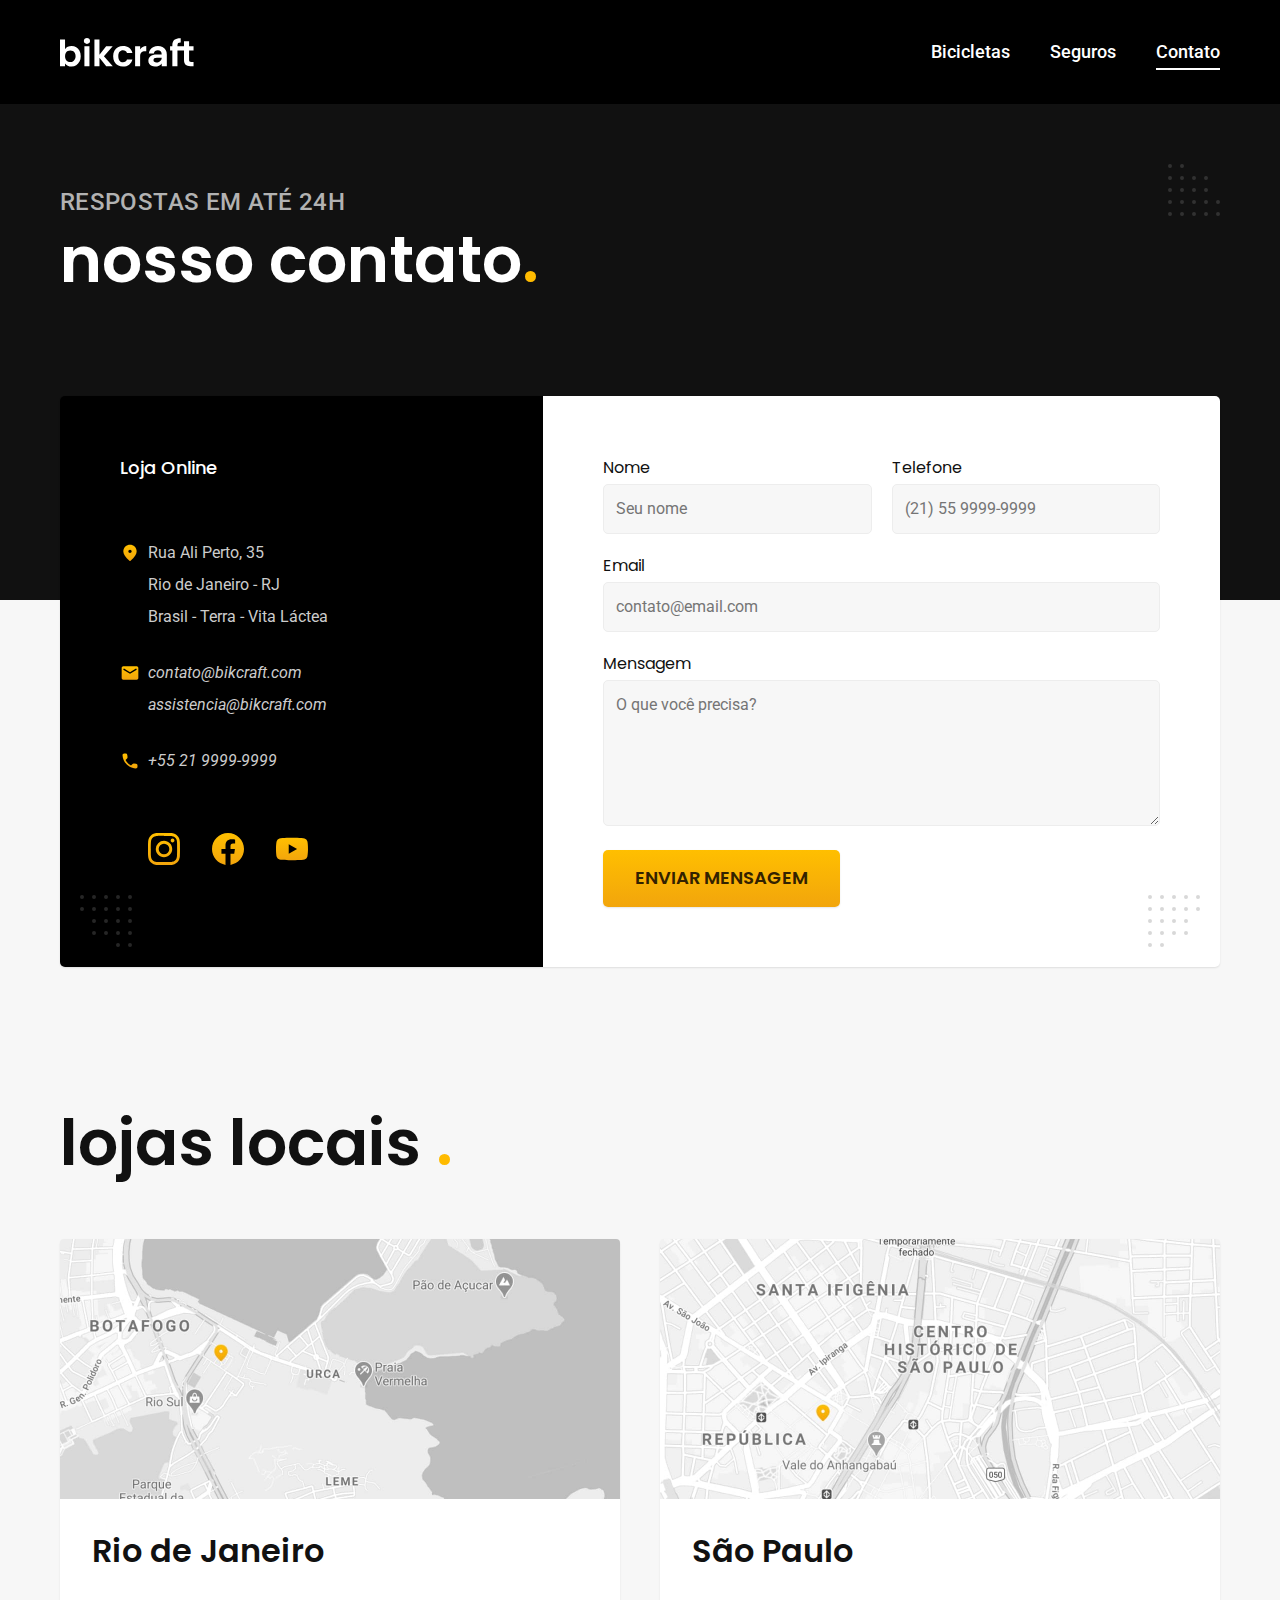
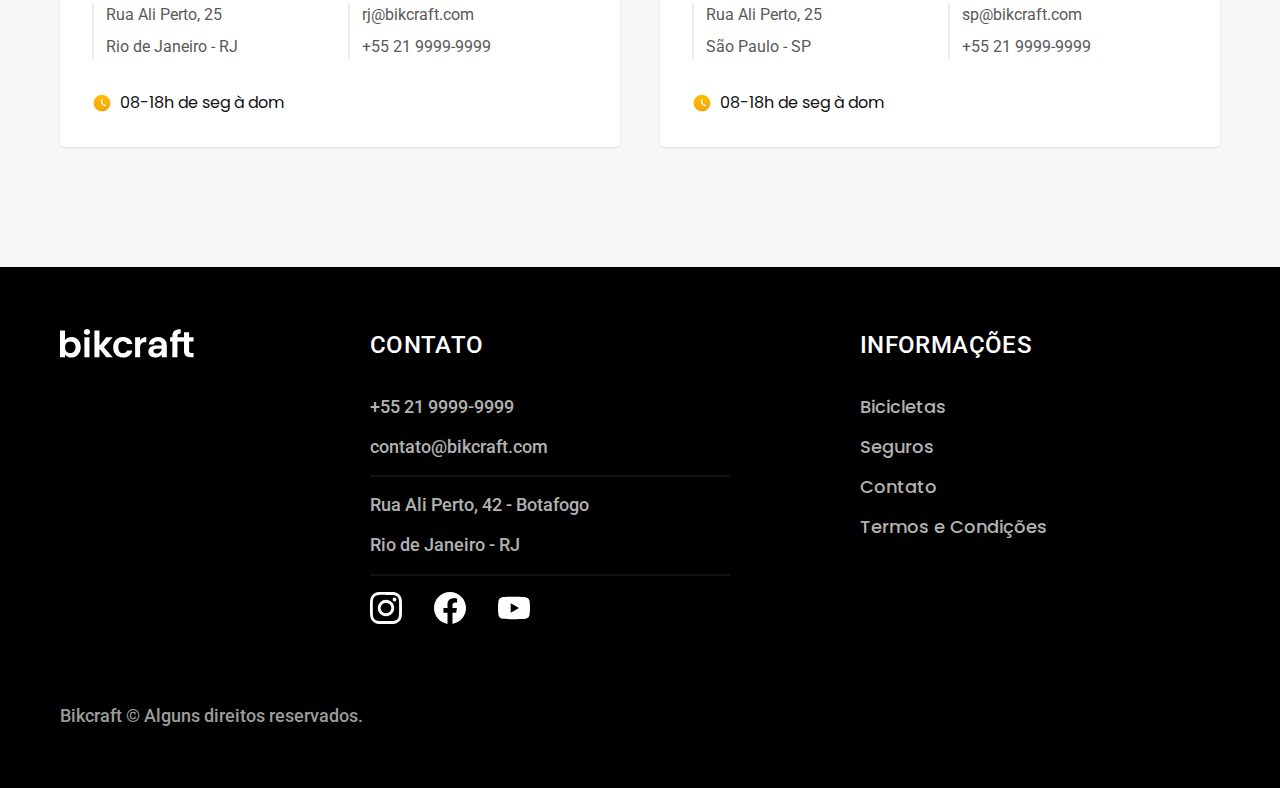
<file: contact.html>
<!DOCTYPE html>
<html lang="pt-br">

<head>
  <meta charset="UTF-8">
  <meta name="viewport" content="width=device-width, initial-scale=1.0">
  <title>Contato. | Bikcraft</title>
  <meta name="description" content="Contato.">

  <link rel="icon" href="./favicon.svg" type="image/svg+xml">
  <link rel="preload" href="./css/style.min.css" as="style">
  <link rel="stylesheet" href="./css/style.min.css">

  <link rel="preconnect" href="https://fonts.googleapis.com">
  <link rel="preconnect" href="https://fonts.gstatic.com" crossorigin>
  <link href="https://fonts.googleapis.com/css2?family=Merriweather:ital,wght@1,900&family=Poppins:wght@400;600&family=Roboto:wght@400;500&display=swap" rel="stylesheet">
  <script>document.documentElement.classList.add("js");</script>
</head>

<body id="contact">
  <header class="header-bg">
    <div class="header container">
      <a href="./">
        <img src="./img/bikcraft.svg" alt="Bikcraft" width="136" height="32">
      </a>
      <nav aria-label="primaria">
        <ul class="header-menu color-0 text-18-R">
          <li><a href="./bikes.html">Bicicletas</a></li>
          <li><a href="./insurance.html">Seguros</a></li>
          <li><a href="./contact.html">Contato</a></li>
        </ul>
      </nav>
    </div>
  </header>

  <main>
    <div class="title-bg">
      <div class="title container">
        <p class="text-24-Rb color-5">Respostas em até 24h</p>
        <h1 class="text-64 color-0">nosso contato<span class="color-p1">.</span></h1>
      </div>
    </div>

    <div class="contact container">
      <section class="contact-data" aria-label="Endereço">
        <h2 class="text-18-P color-0">Loja Online</h2>
        <div class="contact-address text-16-R color-4">
          <p>Rua Ali Perto, 35</p>
          <p>Rio de Janeiro - RJ</p>
          <p>Brasil - Terra - Vita Láctea</p>
        </div>
        <address class="contact-means text-16-R color-4">
          <a href="mailto:contato@bikcraft.com">contato@bikcraft.com</a>
          <a href="mailto:assistencia@bikcraft.com">assistencia@bikcraft.com</a>
          <a href="tel:+55 21 9999-9999">+55 21 9999-9999</a>
        </address>
        <div class="contact-media">
          <a href="./">
            <img src="./img/redes/instagram-p.svg" alt="Instagram">
          </a>
          <a href="./">
            <img src="./img/redes/facebook-p.svg" alt="Facebook">
          </a>
          <a href="./">
            <img src="./img/redes/youtube-p.svg" alt="Youtube">
          </a>
        </div>
      </section>
      <section class="contact-form" aria-label="Formulário">
        <form class="form" action="./contact.html">
          <div>
            <label for="name">Nome</label>
            <input type="text" name="name" id="name" placeholder="Seu nome">
          </div>
          <div>
            <label for="phone">Telefone</label>
            <input type="text" name="phone" id="phone" placeholder="(21) 55 9999-9999">
          </div>
          <div class="col-2">
            <label for="email">Email</label>
            <input type="email" name="email" id="email" placeholder="contato@email.com">
          </div>
          <div class="col-2">
            <label for="message">Mensagem</label>
            <textarea rows="5" name="message" id="message" placeholder="O que você precisa?"></textarea>
          </div>
          <button class="button text-18-Pb col-2">Enviar Mensagem</button>
        </form>
      </section>
    </div>
  </main>

  <article class="stores container">
    <h2 class="text-64">lojas locais <span class="color-p1">.</span></h2>
    <div class="stores-item">
      <img src="./img/lojas/rj.jpg" alt="Mapa marcando o endereço Rua Ali Perto, 25 - Rio de Janeiro - RJ">
      <div class="stores-content">
        <h3 class="text-32-P">Rio de Janeiro</h3>
        <div class="stores-data text-16-R color-8">
          <p>Rua Ali Perto, 25</p>
          <p>Rio de Janeiro - RJ</p>
        </div>
        <div class="stores-data text-16-R color-8">
          <a href="mailto:rj@bikcraft.com">rj@bikcraft.com</a>
          <a href="tel:+55 21 9999-9999">+55 21 9999-9999</a>
        </div>
        <p class="stores-time text-16-P"><img src="./img/icones/horario.svg" alt=""> 08-18h de seg à dom</p>
      </div>
    </div>

    <div class="stores-item">
      <img src="./img/lojas/sp.jpg" alt="Mapa marcando o endereço Rua Ali Perto, 25 - São Paulo - SP">
      <div class="stores-content">
        <h3 class="text-32-P">São Paulo</h3>
        <div class="stores-data text-16-R color-8">
          <p>Rua Ali Perto, 25</p>
          <p>São Paulo - SP</p>
        </div>
        <div class="stores-data text-16-R color-8">
          <a href="mailto:sp@bikcraft.com">sp@bikcraft.com</a>
          <a href="tel:+55 11 9999-9999">+55 21 9999-9999</a>
        </div>
        <p class="stores-time text-16-P"><img src="./img/icones/horario.svg" alt=""> 08-18h de seg à dom</p>
      </div>
    </div>
  </article>

  <footer class="footer-bg">
    <div class="footer container">
      <img src="./img/bikcraft.svg" alt="Bikcraft">
      <div class="footer-contact">
        <h3 class="text-24-Rb color-0">Contato</h3>
        <ul class="text-18-R color-5">
          <li><a href="tel:+552199999999">+55 21 9999-9999</a></li>
          <li><a href="mailto:contato@bikcraft.com">contato@bikcraft.com</a></li>
          <li>Rua Ali Perto, 42 - Botafogo</li>
          <li>Rio de Janeiro - RJ</li>
        </ul>
        <div class="footer-social">
          <a href="./">
            <img src="./img/redes/instagram.svg" alt="Instagram">
          </a>
          <a href="./">
            <img src="./img/redes/facebook.svg" alt="Facebook">
          </a>
          <a href="./">
            <img src="./img/redes/youtube.svg" alt="Youtube">
          </a>
        </div>
      </div>
      <div class="footer-info">
        <h3 class="text-24-Rb color-0">Informações</h3>
        <nav>
          <ul class="text-18-P color-5">
            <li><a href="./bikes.html">Bicicletas</a></li>
            <li><a href="./insurance.html">Seguros</a></li>
            <li><a href="./contact.html">Contato</a></li>
            <li><a href="./terms.html">Termos e Condições</a></li>
          </ul>
        </nav>
      </div>
      <p class="footer-copy text-18-R color-6">Bikcraft © Alguns direitos reservados.</p>
    </div>
  </footer>
  <script src="./js/script.js"></script>
</body>

</html>
</file>
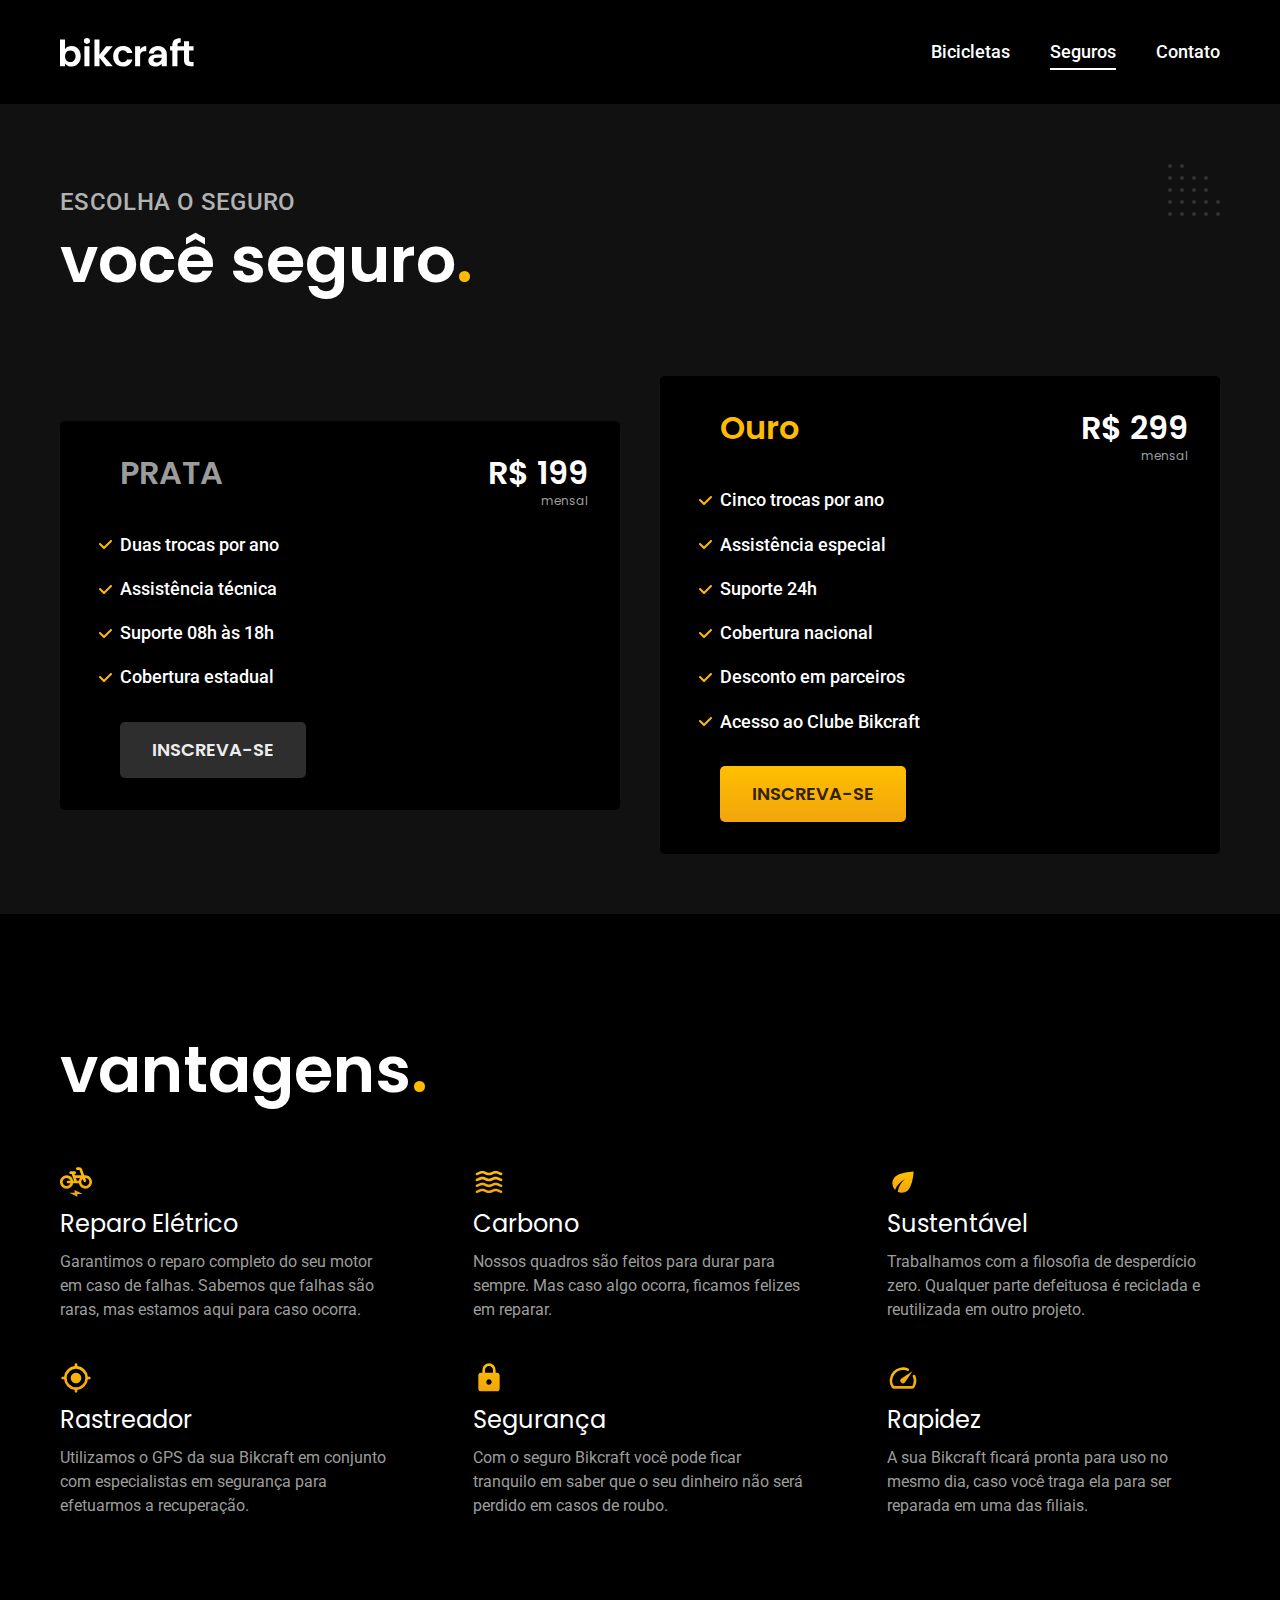
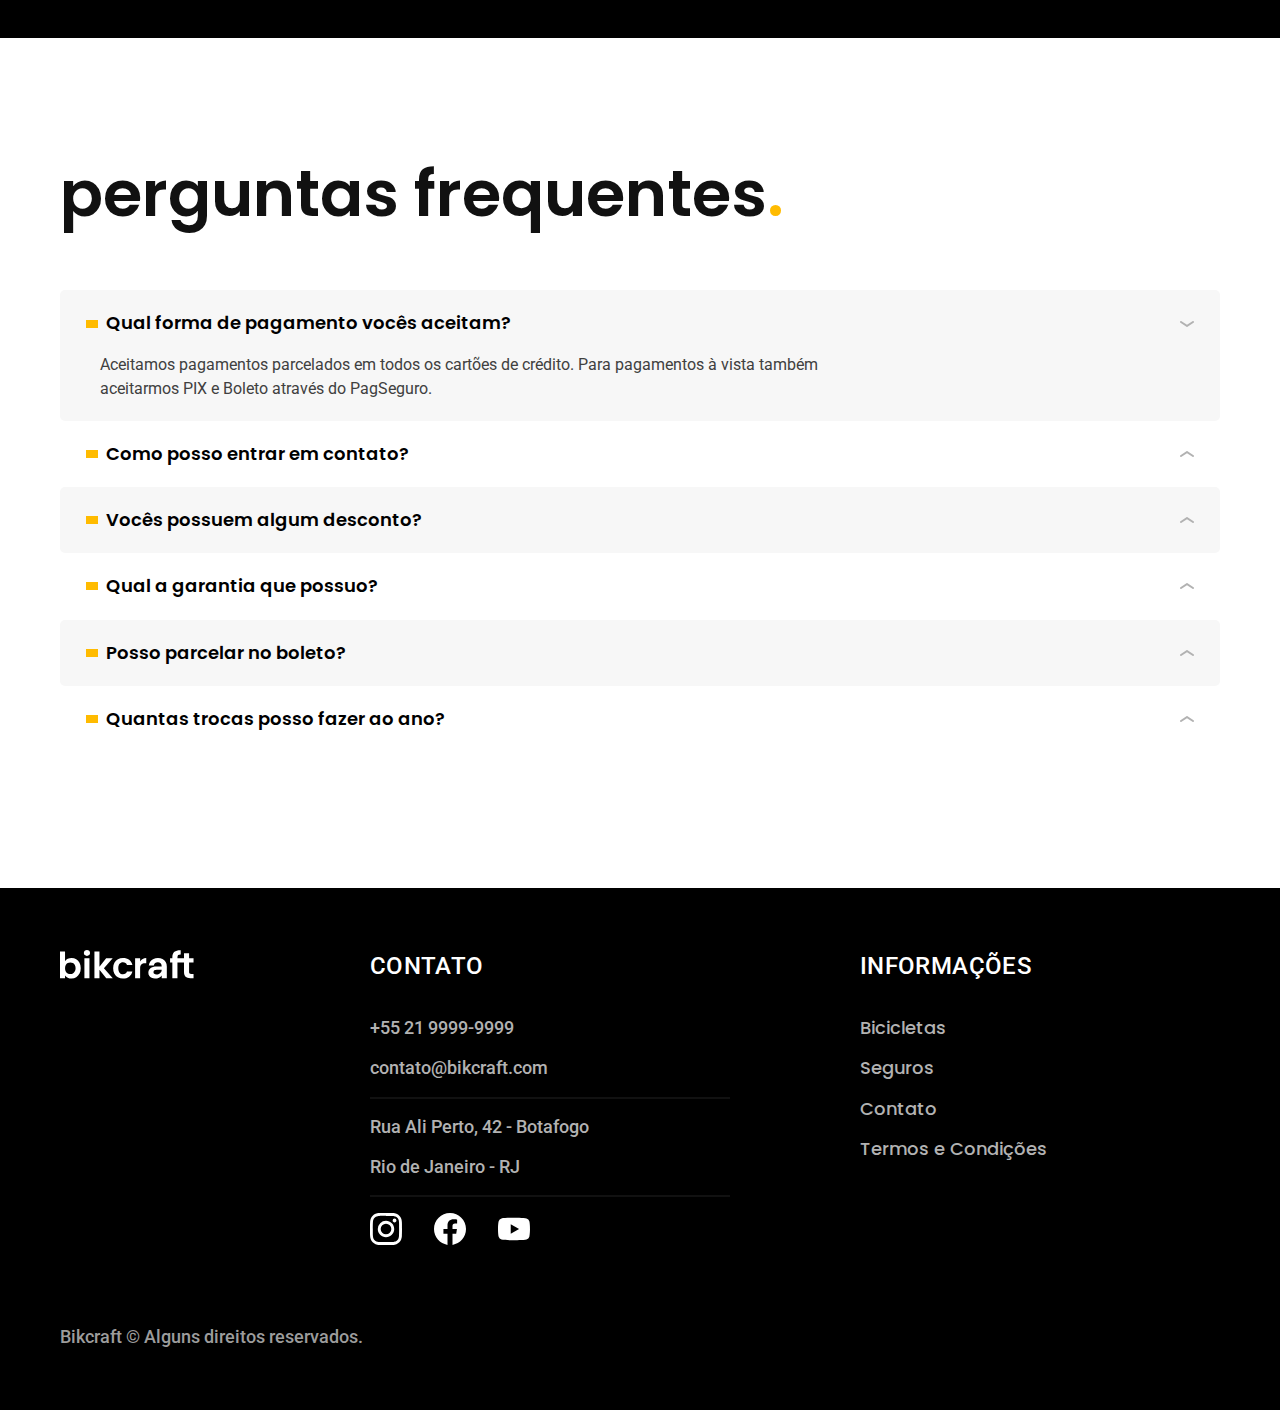
<file: insurance.html>
<!DOCTYPE html>
<html lang="pt-br">

<head>
  <meta charset="UTF-8">
  <meta name="viewport" content="width=device-width, initial-scale=1.0">
  <title>Seguros | Bikcraft</title>
  <meta name="description" content="Seguros.">

  <link rel="icon" href="./favicon.svg" type="image/svg+xml">
  <link rel="preload" href="./css/style.min.css" as="style">
  <link rel="stylesheet" href="./css/style.min.css">

  <link rel="preconnect" href="https://fonts.googleapis.com">
  <link rel="preconnect" href="https://fonts.gstatic.com" crossorigin>
  <link href="https://fonts.googleapis.com/css2?family=Merriweather:ital,wght@1,900&family=Poppins:wght@400;600&family=Roboto:wght@400;500&display=swap" rel="stylesheet">
  <script>document.documentElement.classList.add("js");</script>
</head>

<body id="insurance">
  <header class="header-bg">
    <div class="header container">
      <a href="./">
        <img src="./img/bikcraft.svg" alt="Bikcraft" width="136" height="32">
      </a>
      <nav aria-label="primaria">
        <ul class="header-menu color-0 text-18-R">
          <li><a href="./bikes.html">Bicicletas</a></li>
          <li><a href="./insurance.html">Seguros</a></li>
          <li><a href="./contact.html">Contato</a></li>
        </ul>
      </nav>
    </div>
  </header>

  <main class="insurance-bg">
    <div class="title-bg">
      <div class="title container">
        <p class="text-24-Rb color-5">Escolha o seguro</p>
        <h1 class="text-64 color-0">você seguro<span class="color-p1">.</span></h1>
      </div>
    </div>

    <div class="insurance container">
      <div class="insurance-item fadeInLeft" data-anime="200">
        <h3 class="text-32-P color-6">PRATA</h3>
        <span class="text-32-P color-0">R$ 199 <span class="text-12 color-6">mensal</span></span>
        <ul class="text-18-R color-0">
          <li>Duas trocas por ano</li>
          <li>Assistência técnica</li>
          <li>Suporte 08h às 18h</li>
          <li>Cobertura estadual</li>
        </ul>
        <a class="button second text-18-Pb" href="./purchase.html?tipo=insurance&product=prata">Inscreva-se</a>
      </div>
      <div class="insurance-item fadeInRight" data-anime="200">
        <h3 class="text-32-P color-p1">Ouro</h3>
        <span class="text-32-P color-0">R$ 299 <span class="text-12 color-6">mensal</span></span>
        <ul class="text-18-R color-0">
          <li>Cinco trocas por ano</li>
          <li>Assistência especial</li>
          <li>Suporte 24h</li>
          <li>Cobertura nacional</li>
          <li>Desconto em parceiros</li>
          <li>Acesso ao Clube Bikcraft</li>
        </ul>
        <a class="button text-18-Pb" href="./purchase.html?tipo=insurance&product=ouro">Inscreva-se</a>
      </div>
    </div>

  </main>

  <article class="advantage-bg">
    <div class="advantage container">
      <h2 class="text-64 color-0">vantagens<span class="color-p1">.</span></h2>
      <ul>
        <li>
          <img src="./img/icones/eletrica.svg" alt="">
          <h3 class="text-24-P color-0">Reparo Elétrico</h3>
          <p class="text-16-R color-6">
            Garantimos o reparo completo do seu motor em caso de falhas. Sabemos que falhas são raras, mas estamos aqui para caso ocorra.
          </p>
        </li>
        <li>
          <img src="./img/icones/carbono.svg" alt="">
          <h3 class="text-24-P color-0">Carbono</h3>
          <p class="text-16-R color-6">
            Nossos quadros são feitos para durar para sempre. Mas caso algo ocorra, ficamos felizes em reparar.
          </p>
        </li>
        <li>
          <img src="./img/icones/sustentavel.svg" alt="">
          <h3 class="text-24-P color-0">Sustentável</h3>
          <p class="text-16-R color-6">
            Trabalhamos com a filosofia de desperdício zero. Qualquer parte defeituosa é reciclada e reutilizada em outro projeto.
          </p>
        </li>
        <li>
          <img src="./img/icones/rastreador.svg" alt="">
          <h3 class="text-24-P color-0">Rastreador</h3>
          <p class="text-16-R color-6">
            Utilizamos o GPS da sua Bikcraft em conjunto com especialistas em segurança para efetuarmos a recuperação.
          </p>
        </li>
        <li>
          <img src="./img/icones/seguro.svg" alt="">
          <h3 class="text-24-P color-0">Segurança</h3>
          <p class="text-16-R color-6">
            Com o seguro Bikcraft você pode ficar tranquilo em saber que o seu dinheiro não será perdido em casos de roubo.
          </p>
        </li>
        <li>
          <img src="./img/icones/velocidade.svg" alt="">
          <h3 class="text-24-P color-0">Rapidez</h3>
          <p class="text-16-R color-6">
            A sua Bikcraft ficará pronta para uso no mesmo dia, caso você traga ela para ser reparada em uma das filiais.
          </p>
        </li>
      </ul>
    </div>
  </article>

  <article class="questions container">
    <h2 class="text-64">perguntas frequentes<span class="color-p1">.</span></h2>
    <dl>
      <div>
        <dt><button class="text-18-Pb" aria-controls="question1" aria-expanded="true">Qual forma de pagamento vocês aceitam?</button></dt>
        <dd id="question1" class="text-16-R color-9 open">Aceitamos pagamentos parcelados em todos os cartões de crédito. Para pagamentos à vista também aceitarmos PIX e Boleto através do PagSeguro.</dd>
      </div>
      <div>
        <dt><button class="text-18-Pb" aria-controls="question2" aria-expanded="false">Como posso entrar em contato?</button></dt>
        <dd id="question2" class="text-16-R color-9">Aceitamos pagamentos parcelados em todos os cartões de crédito. Para pagamentos à vista também aceitarmos PIX e Boleto através do PagSeguro.</dd>
      </div>
      <div>
        <dt><button class="text-18-Pb" aria-controls="question3" aria-expanded="false">Vocês possuem algum desconto?</button></dt>
        <dd id="question3" class="text-16-R color-9">Aceitamos pagamentos parcelados em todos os cartões de crédito. Para pagamentos à vista também aceitarmos PIX e Boleto através do PagSeguro.</dd>
      </div>
      <div>
        <dt><button class="text-18-Pb" aria-controls="question4" aria-expanded="false">Qual a garantia que possuo?</button></dt>
        <dd id="question4" class="text-16-R color-9">Aceitamos pagamentos parcelados em todos os cartões de crédito. Para pagamentos à vista também aceitarmos PIX e Boleto através do PagSeguro.</dd>
      </div>
      <div>
        <dt><button class="text-18-Pb" aria-controls="question5" aria-expanded="false">Posso parcelar no boleto?</button></dt>
        <dd id="question5" class="text-16-R color-9">Aceitamos pagamentos parcelados em todos os cartões de crédito. Para pagamentos à vista também aceitarmos PIX e Boleto através do PagSeguro.</dd>
      </div>
      <div>
        <dt><button class="text-18-Pb" aria-controls="question6" aria-expanded="false">Quantas trocas posso fazer ao ano?</button></dt>
        <dd id="question6" class="text-16-R color-9">Aceitamos pagamentos parcelados em todos os cartões de crédito. Para pagamentos à vista também aceitarmos PIX e Boleto através do PagSeguro.</dd>
      </div>
    </dl>
  </article>

  <footer class="footer-bg">
    <div class="footer container">
      <img src="./img/bikcraft.svg" alt="Bikcraft">
      <div class="footer-contact">
        <h3 class="text-24-Rb color-0">Contato</h3>
        <ul class="text-18-R color-5">
          <li><a href="tel:+552199999999">+55 21 9999-9999</a></li>
          <li><a href="mailto:contato@bikcraft.com">contato@bikcraft.com</a></li>
          <li>Rua Ali Perto, 42 - Botafogo</li>
          <li>Rio de Janeiro - RJ</li>
        </ul>
        <div class="footer-social">
          <a href="./">
            <img src="./img/redes/instagram.svg" alt="Instagram">
          </a>
          <a href="./">
            <img src="./img/redes/facebook.svg" alt="Facebook">
          </a>
          <a href="./">
            <img src="./img/redes/youtube.svg" alt="Youtube">
          </a>

        </div>
      </div>
      <div class="footer-info">
        <h3 class="text-24-Rb color-0">Informações</h3>
        <nav>
          <ul class="text-18-P color-5">
            <li><a href="./bikes.html">Bicicletas</a></li>
            <li><a href="./insurance.html">Seguros</a></li>
            <li><a href="./contact.html">Contato</a></li>
            <li><a href="./terms.html">Termos e Condições</a></li>
          </ul>
        </nav>
      </div>
      <p class="footer-copy text-18-R color-6">Bikcraft © Alguns direitos reservados.</p>
    </div>
  </footer>
  <script src="./js/plugins/simple-anime.js"></script>
  <script src="./js/script.js"></script>
</body>

</html>
</file>
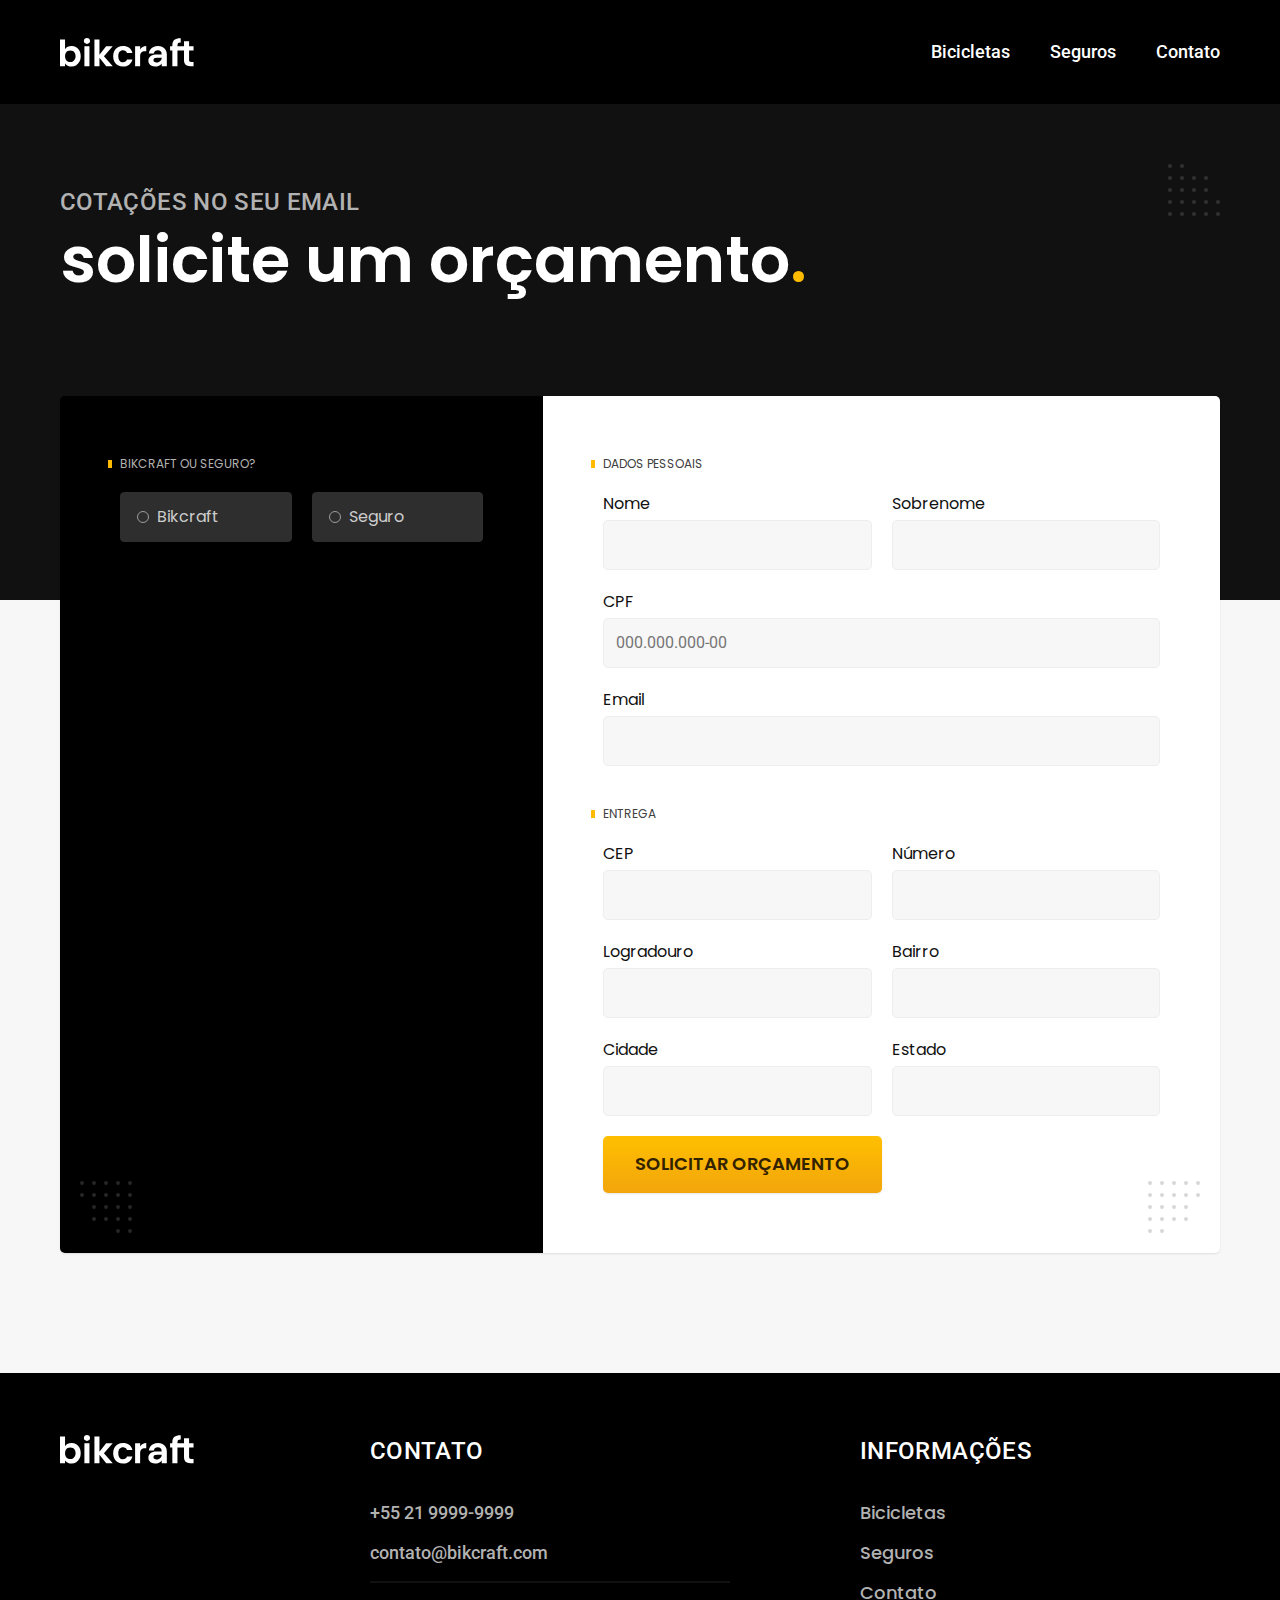
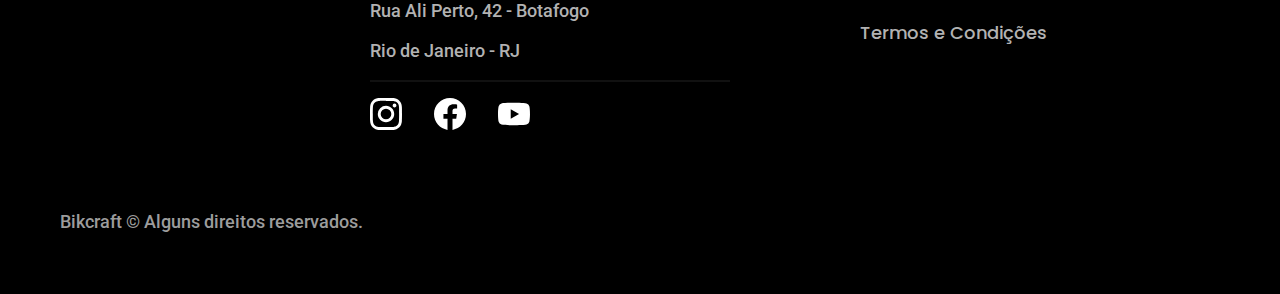
<file: purchase.html>
<!DOCTYPE html>
<html lang="pt-br">

<head>
  <meta charset="UTF-8">
  <meta name="viewport" content="width=device-width, initial-scale=1.0">
  <title>Orçamento | Bikcraft</title>
  <meta name="description" content="Orçamento.">

  <link rel="icon" href="./favicon.svg" type="image/svg+xml">
  <link rel="preload" href="./css/style.min.css" as="style">
  <link rel="stylesheet" href="./css/style.min.css">

  <link rel="preconnect" href="https://fonts.googleapis.com">
  <link rel="preconnect" href="https://fonts.gstatic.com" crossorigin>
  <link href="https://fonts.googleapis.com/css2?family=Merriweather:ital,wght@1,900&family=Poppins:wght@400;600&family=Roboto:wght@400;500&display=swap" rel="stylesheet">
  <script>document.documentElement.classList.add("js");</script>
</head>

<body id="purchase">
  <header class="header-bg">
    <div class="header container">
      <a href="./">
        <img src="./img/bikcraft.svg" alt="Bikcraft" width="136" height="32">
      </a>
      <nav aria-label="primaria">
        <ul class="header-menu color-0 text-18-R">
          <li><a href="./bikes.html">Bicicletas</a></li>
          <li><a href="./insurance.html">Seguros</a></li>
          <li><a href="./contact.html">Contato</a></li>
        </ul>
      </nav>
    </div>
  </header>

  <main>
    <div class="title-bg">
      <div class="title container">
        <p class="text-24-Rb color-5">Cotações no seu email</p>
        <h1 class="text-64 color-0">solicite um orçamento<span class="color-p1">.</span></h1>
      </div>
    </div>

    <form class="purchase container" action="./">
      <div class="purchase-product">
        <h2 class="text-12 color-5">Bikcraft ou Seguro?</h2>

        <input type="radio" name="tipo" value="bikcraft" id="bikcraft">
        <label for="bikcraft">Bikcraft</label>

        <input type="radio" name="tipo" value="insurance" id="insurance">
        <label for="insurance">Seguro</label>

        <div class="purchase-content" id="purchase-bikcraft">
          <h2 class="text-12 color-5">Escolha a sua</h2>

          <input type="radio" name="product" value="nimbus" id="nimbus">
          <label for="nimbus">Nimbus Stark <span>R$ 4999</span></label>
          <div class="purchase-details">
            <ul class="text-12 color-8">
              <li><img src="./img/icones/eletrica.svg" alt="">Motor Elétrico</li>
              <li><img src="./img/icones/carbono.svg" alt="">Fibra de Carbono</li>
              <li><img src="./img/icones/velocidade.svg" alt="">50 km/h</li>
              <li><img src="./img/icones/rastreador.svg" alt="">Rastreador</li>
            </ul>
            <img src="./img/bicicletas/nimbus.jpg" alt="Bicicleta Preta">
          </div>

          <input type="radio" name="product" value="magic" id="magic">
          <label for="magic">Magic Might <span>R$ 2499</span></label>
          <div class="purchase-details">
            <ul class="text-12 color-8">
              <li><img src="./img/icones/eletrica.svg" alt="">Motor Elétrico</li>
              <li><img src="./img/icones/carbono.svg" alt="">Fibra de Carbono</li>
              <li><img src="./img/icones/velocidade.svg" alt="">50 km/h</li>
              <li><img src="./img/icones/rastreador.svg" alt="">Rastreador</li>
            </ul>
            <img src="./img/bicicletas/magic.jpg" alt="Bicicleta Preta">
          </div>

          <input type="radio" name="product" value="nebula" id="nebula">
          <label for="nebula">Nebula Cosmic <span>R$ 3999</span></label>
          <div class="purchase-details">
            <ul class="text-12 color-8">
              <li><img src="./img/icones/eletrica.svg" alt="">Motor Elétrico</li>
              <li><img src="./img/icones/carbono.svg" alt="">Fibra de Carbono</li>
              <li><img src="./img/icones/velocidade.svg" alt="">40 km/h</li>
              <li><img src="./img/icones/rastreador.svg" alt="">Rastreador</li>
            </ul>
            <img src="./img/bicicletas/nebula.jpg" alt="Bicicleta Branca">
          </div>

        </div>

        <div class="purchase-content" id="purchase-insurance">
          <h2 class="text-12 color-5">Escolha o plano</h2>

          <input type="radio" name="product" value="prata" id="prata">
          <label for="prata">Prata<span>R$ 199</span></label>

          <input type="radio" name="product" value="ouro" id="ouro">
          <label for="ouro">Ouro<span>R$ 299</span></label>
        </div>
      </div>
      <div class="purchase-data form">
        <h2 class="text-12 color-9 col-2">dados pessoais</h2>
        <div>
          <label for="name">Nome</label>
          <input type="text" name="name" id="name">
        </div>
        <div>
          <label for="lastName">Sobrenome</label>
          <input type="text" name="lastName" id="lastName">
        </div>
        <div class="col-2">
          <label for="cpf">CPF</label>
          <input type="text" name="cpf" id="cpf" placeholder="000.000.000-00">
        </div>
        <div class="col-2">
          <label for="email">Email</label>
          <input type="email" name="email" id="email">
        </div>
        <h2 class="text-12 color-9 col-2">entrega</h2>
        <div>
          <label for="cep">CEP</label>
          <input type="text" name="cep" id="cep">
        </div>
        <div>
          <label for="number">Número</label>
          <input type="text" name="number" id="number">
        </div>
        <div>
          <label for="logradouro">Logradouro</label>
          <input type="text" name="logradouro" id="logradouro">
        </div>
        <div>
          <label for="neighborhood">Bairro</label>
          <input type="text" name="neighborhood" id="neighborhood">
        </div>
        <div>
          <label for="city">Cidade</label>
          <input type="text" name="city" id="city">
        </div>
        <div>
          <label for="state">Estado</label>
          <input type="text" name="state" id="state">
        </div>
        <button class="button text-18-Pb col-2">Solicitar Orçamento</button>
      </div>
    </form>
  </main>

  <footer class="footer-bg">
    <div class="footer container">
      <img src="./img/bikcraft.svg" alt="Bikcraft">
      <div class="footer-contact">
        <h3 class="text-24-Rb color-0">Contato</h3>
        <ul class="text-18-R color-5">
          <li><a href="tel:+552199999999">+55 21 9999-9999</a></li>
          <li><a href="mailto:contato@bikcraft.com">contato@bikcraft.com</a></li>
          <li>Rua Ali Perto, 42 - Botafogo</li>
          <li>Rio de Janeiro - RJ</li>
        </ul>
        <div class="footer-social">
          <a href="./">
            <img src="./img/redes/instagram.svg" alt="Instagram">
          </a>
          <a href="./">
            <img src="./img/redes/facebook.svg" alt="Facebook">
          </a>
          <a href="./">
            <img src="./img/redes/youtube.svg" alt="Youtube">
          </a>

        </div>
      </div>
      <div class="footer-info">
        <h3 class="text-24-Rb color-0">Informações</h3>
        <nav>
          <ul class="text-18-P color-5">
            <li><a href="./bikes.html">Bicicletas</a></li>
            <li><a href="./insurance.html">Seguros</a></li>
            <li><a href="./contact.html">Contato</a></li>
            <li><a href="./terms.html">Termos e Condições</a></li>
          </ul>
        </nav>
      </div>
      <p class="footer-copy text-18-R color-6">Bikcraft © Alguns direitos reservados.</p>
    </div>
  </footer>
  <script src="./js/script.js"></script>
</body>

</html>
</file>
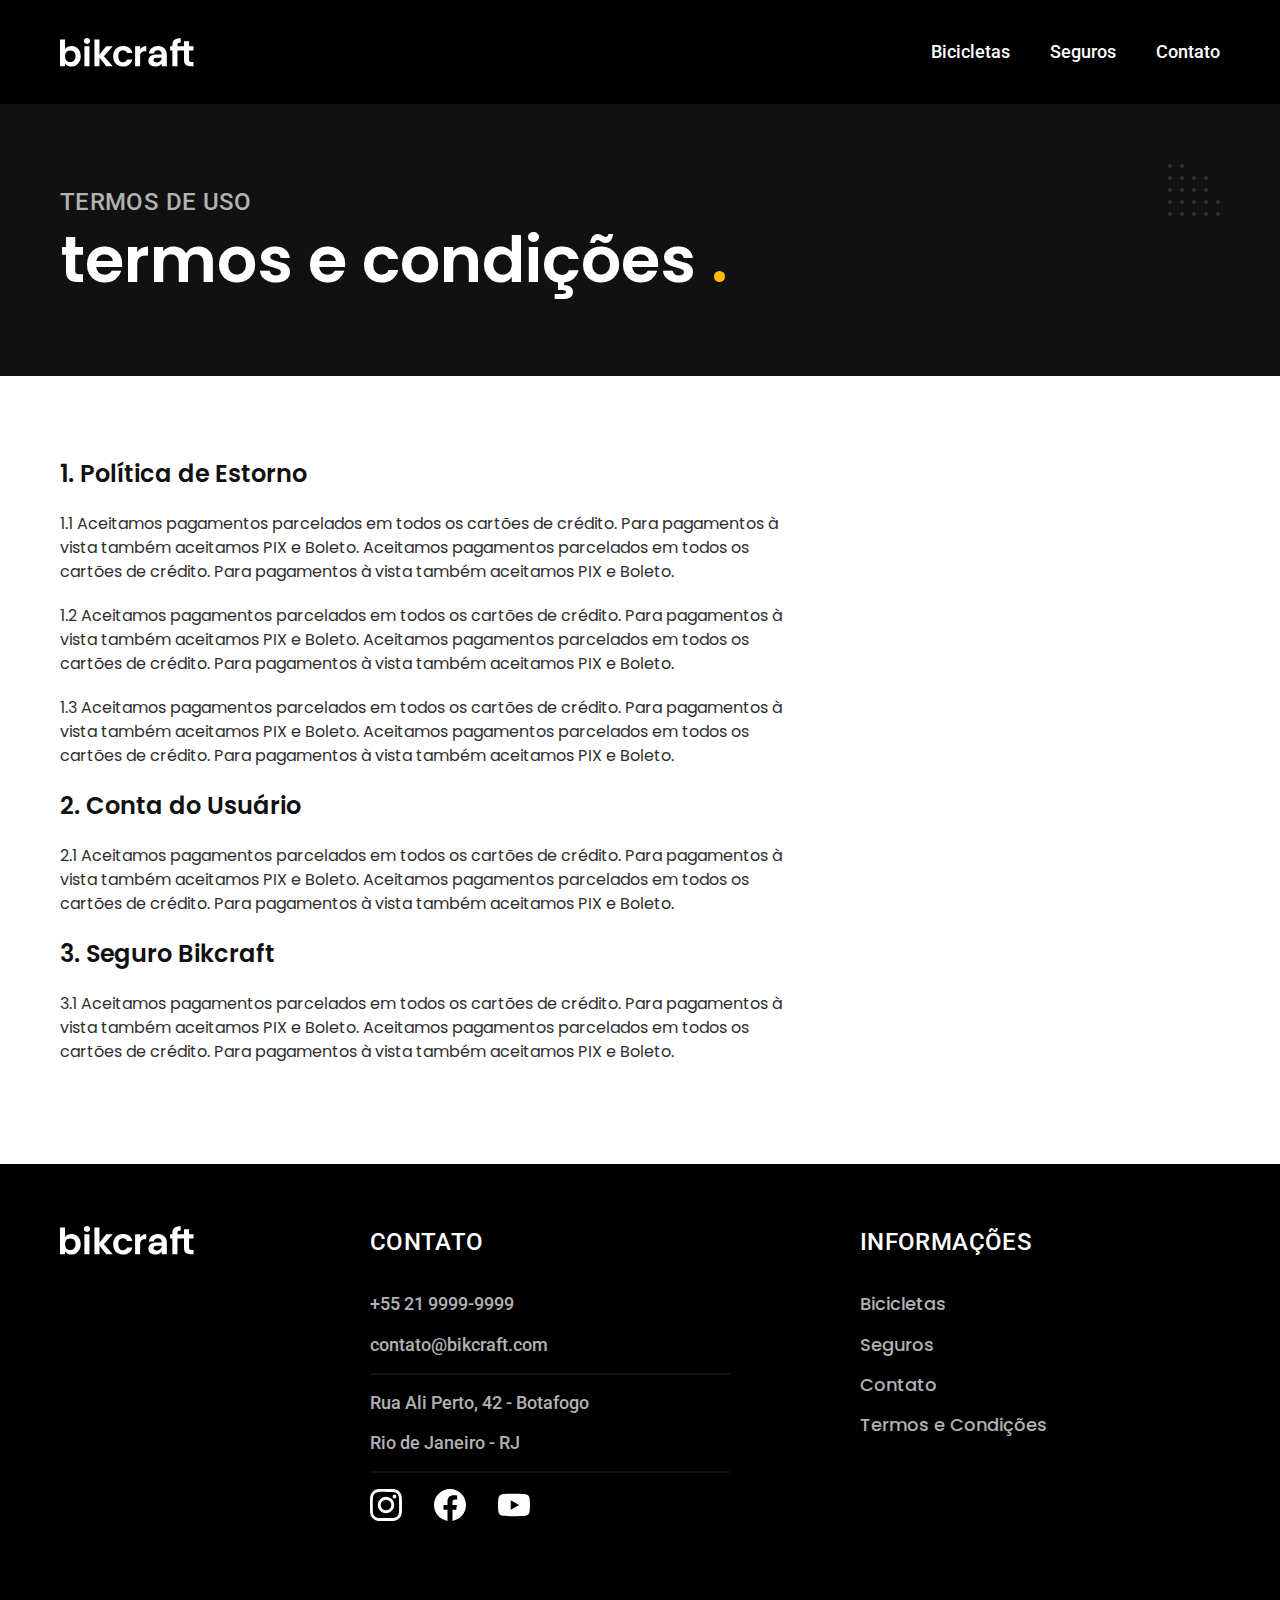
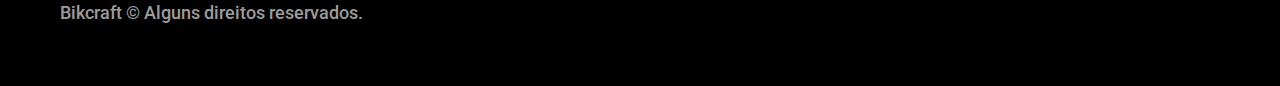
<file: terms.html>
<!DOCTYPE html>
<html lang="pt-br">

<head>
  <meta charset="UTF-8">
  <meta name="viewport" content="width=device-width, initial-scale=1.0">
  <title>Termos e Condições | Bikcraft</title>
  <meta name="description" content="Termos e condições.">

  <link rel="icon" href="./favicon.svg" type="image/svg+xml">
  <link rel="preload" href="./css/style.min.css" as="style">
  <link rel="stylesheet" href="./css/style.min.css">

  <link rel="preconnect" href="https://fonts.googleapis.com">
  <link rel="preconnect" href="https://fonts.gstatic.com" crossorigin>
  <link href="https://fonts.googleapis.com/css2?family=Merriweather:ital,wght@1,900&family=Poppins:wght@400;600&family=Roboto:wght@400;500&display=swap" rel="stylesheet">
  <script>document.documentElement.classList.add("js");</script>
</head>

<body id="terms">
  <header class="header-bg">
    <div class="header container">
      <a href="./">
        <img src="./img/bikcraft.svg" alt="Bikcraft" width="136" height="32">
      </a>
      <nav aria-label="primaria">
        <ul class="header-menu color-0 text-18-R">
          <li><a href="./bikes.html">Bicicletas</a></li>
          <li><a href="./insurance.html">Seguros</a></li>
          <li><a href="./contact.html">Contato</a></li>
        </ul>
      </nav>
    </div>
  </header>

  <main>
    <div class="title-bg">
      <div class="title container">
        <p class="text-24-Rb color-5">Termos de uso</p>
        <h1 class="text-64 color-0">termos e condições <span class="color-p1">.</span></h1>
      </div>
    </div>
    <div class="terms text-16-P color-10 container">
      <h2 class="text-24-P color-11">1. Política de Estorno</h2>
      <p>1.1 Aceitamos pagamentos parcelados em todos os cartões de crédito. Para pagamentos à vista também aceitamos PIX e Boleto. Aceitamos pagamentos parcelados em todos os cartões de crédito. Para pagamentos à vista também aceitamos PIX e Boleto.
      </p>
      <p>1.2 Aceitamos pagamentos parcelados em todos os cartões de crédito. Para pagamentos à vista também aceitamos PIX e Boleto. Aceitamos pagamentos parcelados em todos os cartões de crédito. Para pagamentos à vista também aceitamos PIX e Boleto.
      </p>
      <p>1.3 Aceitamos pagamentos parcelados em todos os cartões de crédito. Para pagamentos à vista também aceitamos PIX e Boleto. Aceitamos pagamentos parcelados em todos os cartões de crédito. Para pagamentos à vista também aceitamos PIX e Boleto.
      </p>
      <h2 class="text-24-P color-11">2. Conta do Usuário</h2>
      <p>2.1 Aceitamos pagamentos parcelados em todos os cartões de crédito. Para pagamentos à vista também aceitamos PIX e Boleto. Aceitamos pagamentos parcelados em todos os cartões de crédito. Para pagamentos à vista também aceitamos PIX e Boleto.
      </p>
      <h2 class="text-24-P color-11">3. Seguro Bikcraft</h2>
      <p>3.1 Aceitamos pagamentos parcelados em todos os cartões de crédito. Para pagamentos à vista também aceitamos PIX e Boleto. Aceitamos pagamentos parcelados em todos os cartões de crédito. Para pagamentos à vista também aceitamos PIX e Boleto.
      </p>
    </div>
  </main>

  <footer class="footer-bg">
    <div class="footer container">
      <img src="./img/bikcraft.svg" alt="Bikcraft">
      <div class="footer-contact">
        <h3 class="text-24-Rb color-0">Contato</h3>
        <ul class="text-18-R color-5">
          <li><a href="tel:+552199999999">+55 21 9999-9999</a></li>
          <li><a href="mailto:contato@bikcraft.com">contato@bikcraft.com</a></li>
          <li>Rua Ali Perto, 42 - Botafogo</li>
          <li>Rio de Janeiro - RJ</li>
        </ul>
        <div class="footer-social">
          <a href="./">
            <img src="./img/redes/instagram.svg" alt="Instagram">
          </a>
          <a href="./">
            <img src="./img/redes/facebook.svg" alt="Facebook">
          </a>
          <a href="./">
            <img src="./img/redes/youtube.svg" alt="Youtube">
          </a>

        </div>
      </div>
      <div class="footer-info">
        <h3 class="text-24-Rb color-0">Informações</h3>
        <nav>
          <ul class="text-18-P color-5">
            <li><a href="./bikes.html">Bicicletas</a></li>
            <li><a href="./insurance.html">Seguros</a></li>
            <li><a href="./contact.html">Contato</a></li>
            <li><a href="./terms.html">Termos e Condições</a></li>
          </ul>
        </nav>
      </div>
      <p class="footer-copy text-18-R color-6">Bikcraft © Alguns direitos reservados.</p>
    </div>
  </footer>
  <script src="./js/script.js"></script>
</body>

</html>
</file>
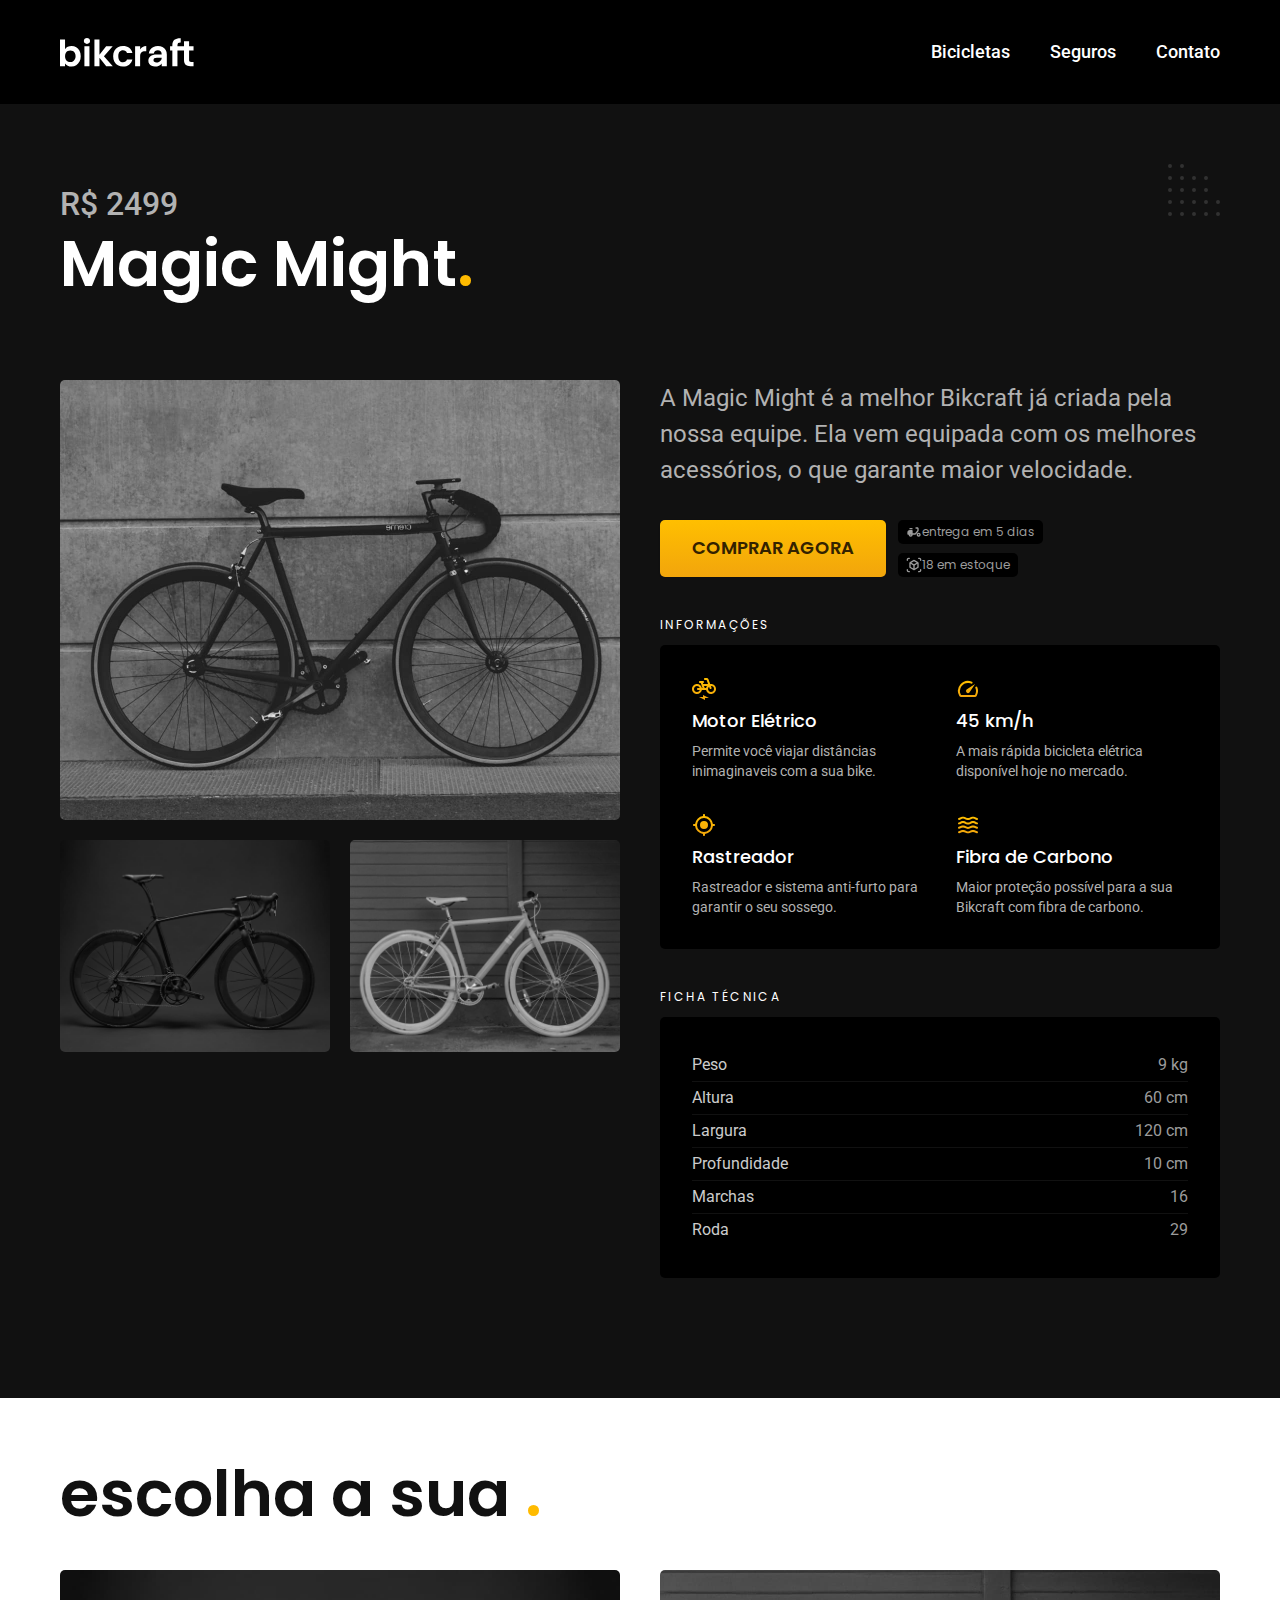
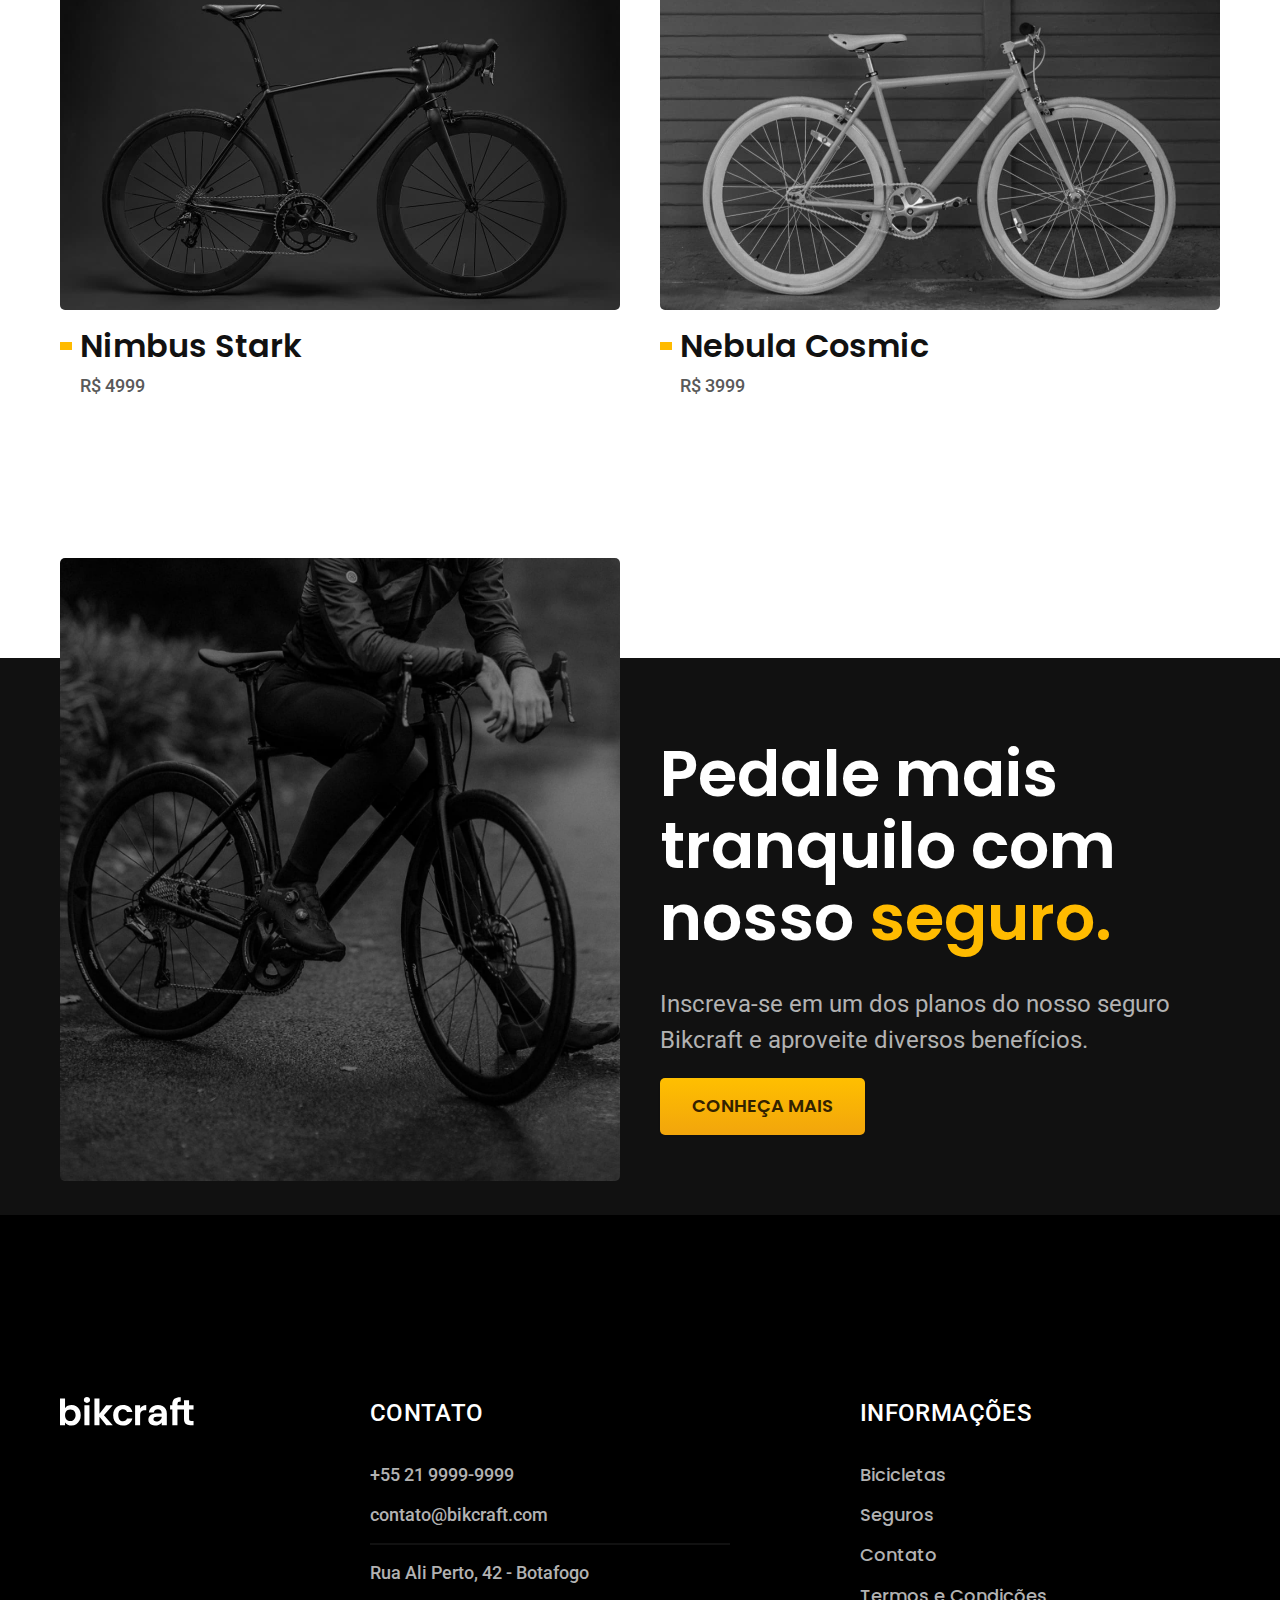
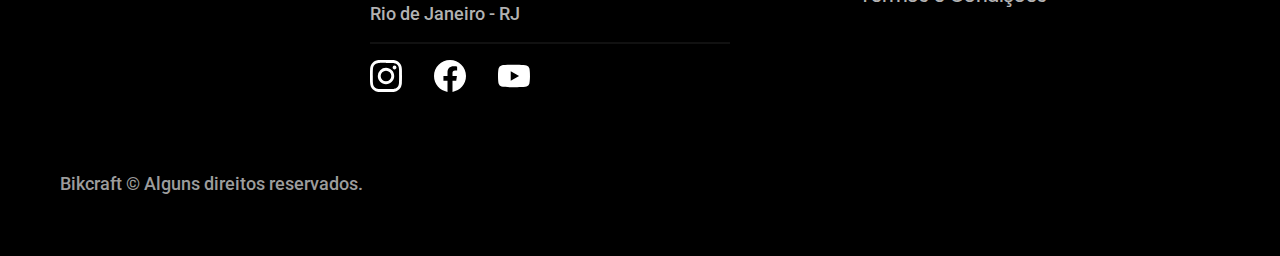
<file: bicicletas/magic.html>
<!DOCTYPE html>
<html lang="pt-br">

<head>
  <meta charset="UTF-8">
  <meta name="viewport" content="width=device-width, initial-scale=1.0">
  <title>Magic | Bikcraft</title>
  <meta name="description" content="Magic.">

  <link rel="icon" href="../img/favicon.svg" type="image/svg+xml">
  <link rel="preload" href="../css/style.min.css" as="style">
  <link rel="stylesheet" href="../css/style.min.css">

  <link rel="preconnect" href="https://fonts.googleapis.com">
  <link rel="preconnect" href="https://fonts.gstatic.com" crossorigin>
  <link href="https://fonts.googleapis.com/css2?family=Merriweather:ital,wght@1,900&family=Poppins:wght@400;600&family=Roboto:wght@400;500&display=swap" rel="stylesheet">
  <script>document.documentElement.classList.add("js");</script>
</head>

<body id="bike">
  <header class="header-bg">
    <div class="header container">
      <a href="../">
        <img src="../img/bikcraft.svg" alt="Bikcraft" width="136" height="32">
      </a>
      <nav aria-label="primaria">
        <ul class="header-menu color-0 text-18-R">
          <li><a href="../pages/bikes.html">Bicicletas</a></li>
          <li><a href="../pages/insurance.html">Seguros</a></li>
          <li><a href="../pages/contact.html">Contato</a></li>
        </ul>
      </nav>
    </div>
  </header>

  <main class="title-bg">
    <div>
      <div class="title container">
        <p class="text-32-R color-5">R$ 2499</p>
        <h1 class="text-64 color-0">Magic Might<span class="color-p1">.</span></h1>
      </div>
    </div>
    <div class="bike container">
      <div class="bike-images">
        <img src="../img/bicicleta/nimbus2.jpg" alt="Bicicleta 1">
        <img src="../img/bicicleta/nimbus1.jpg" alt="Bicicleta 2">
        <img src="../img/bicicleta/nimbus3.jpg" alt="Bicicleta 3">
      </div>
      <div class="bike-content">
        <p class="text-24-R color-5">
          A Magic Might é a melhor Bikcraft já criada pela nossa equipe. Ela vem equipada com os melhores acessórios, o que garante maior velocidade.
        </p>
        <div class="bike-buy">
          <a class="button text-18-Pb" href="../pages/purchase.html?tipo=bikcraft&produto=magic">Comprar Agora</a>
          <span class="text-12 color-6"> <img src="../img/icones/entrega.svg" alt="">entrega em 5 dias</span>
          <span class="text-12 color-6"> <img src="../img/icones/estoque.svg" alt="">18 em estoque</span>
        </div>
        <h2 class="text-12 color-0">Informações</h2>
        <ul class="bike-info">
          <li>
            <img src="../img/icones/eletrica.svg" alt="">
            <h3 class="text-18-P color-0">Motor Elétrico</h3>
            <p class="text-14 color-5">Permite você viajar distâncias inimaginaveis com a sua bike.</p>
          </li>
          <li>
            <img src="../img/icones/velocidade.svg" alt="">
            <h3 class="text-18-P color-0">45 km/h</h3>
            <p class="text-14 color-5">A mais rápida bicicleta elétrica disponível hoje no mercado.</p>
          </li>
          <li>
            <img src="../img/icones/rastreador.svg" alt="">
            <h3 class="text-18-P color-0">Rastreador</h3>
            <p class="text-14 color-5">Rastreador e sistema anti-furto para garantir o seu sossego.</p>
          </li>
          <li>
            <img src="../img/icones/carbono.svg" alt="">
            <h3 class="text-18-P color-0">Fibra de Carbono</h3>
            <p class="text-14 color-5">Maior proteção possível para a sua Bikcraft com fibra de carbono.</p>
          </li>
        </ul>
        <h2 class="text-12 color-0">Ficha Técnica</h2>
        <ul class="bike-description text-16-R color-4">
          <li>Peso <span>9 kg</span></li>
          <li>Altura <span>60 cm</span></li>
          <li>Largura <span>120 cm</span></li>
          <li>Profundidade <span>10 cm</span></li>
          <li>Marchas <span>16</span></li>
          <li>Roda <span>29</span></li>
        </ul>
      </div>
    </div>
  </main>

  <article>
    <div class="bikes-list container">
      <h2 class="text-64">escolha a sua <span class="color-p1">.</span></h2>
      <ul class="bikes-list-container">
        <li>
          <a href="./nimbus.html">
            <img src="../img/bicicletas/nimbus.jpg" alt="Bicicleta Preta">
            <h3 class="text-32-P">Nimbus Stark</h3>
            <span class="text-18-R color-8">R$ 4999</span>
          </a>
        </li>
        <li>
          <a href="./nebula.html">
            <img src="../img/bicicletas/nebula.jpg" alt="Bicicleta Preta">
            <h3 class="text-32-P">Nebula Cosmic</h3>
            <span class="text-18-R color-8">R$ 3999</span>
          </a>
        </li>
      </ul>
    </div>
  </article>

  <article class="bike-insurance-bg">
    <div class="bike-insurance container">
      <div class="bike-insurance-image">
        <img src="../img/fotos/seguros.jpg" alt="Pessoa sentada em cima de uma bicicleta.">
      </div>
      <div class="bike-insurance-content">
        <h2 class="text-64 color-0">Pedale mais tranquilo com nosso <span class="color-p1">seguro.</span></h2>
        <p class="text-24-R color-5">Inscreva-se em um dos planos do nosso seguro Bikcraft e aproveite diversos benefícios.</p>
        <a class="button text-18-Pb" href="../pages/insurance.html">Conheça Mais</a>
      </div>
    </div>
  </article>

  <footer class="footer-bg">
    <div class="footer container">
      <img src="../img/bikcraft.svg" alt="Bikcraft">
      <div class="footer-contact">
        <h3 class="text-24-Rb color-0">Contato</h3>
        <ul class="text-18-R color-5">
          <li><a href="tel:+552199999999">+55 21 9999-9999</a></li>
          <li><a href="mailto:contato@bikcraft.com">contato@bikcraft.com</a></li>
          <li>Rua Ali Perto, 42 - Botafogo</li>
          <li>Rio de Janeiro - RJ</li>
        </ul>
        <div class="footer-social">
          <a href="../">
            <img src="../img/redes/instagram.svg" alt="Instagram">
          </a>
          <a href="../">
            <img src="../img/redes/facebook.svg" alt="Facebook">
          </a>
          <a href="../">
            <img src="../img/redes/youtube.svg" alt="Youtube">
          </a>

        </div>
      </div>
      <div class="footer-info">
        <h3 class="text-24-Rb color-0">Informações</h3>
        <nav>
          <ul class="text-18-P color-5">
            <li><a href="../pages/bikes.html">Bicicletas</a></li>
            <li><a href="../pages/insurance.html">Seguros</a></li>
            <li><a href="../pages/contact.html">Contato</a></li>
            <li><a href="../pages/terms.html">Termos e Condições</a></li>
          </ul>
        </nav>
      </div>
      <p class="footer-copy text-18-R color-6">Bikcraft © Alguns direitos reservados.</p>
    </div>
  </footer>
  <script src="../js/script.js"></script>
</body>

</html>
</file>
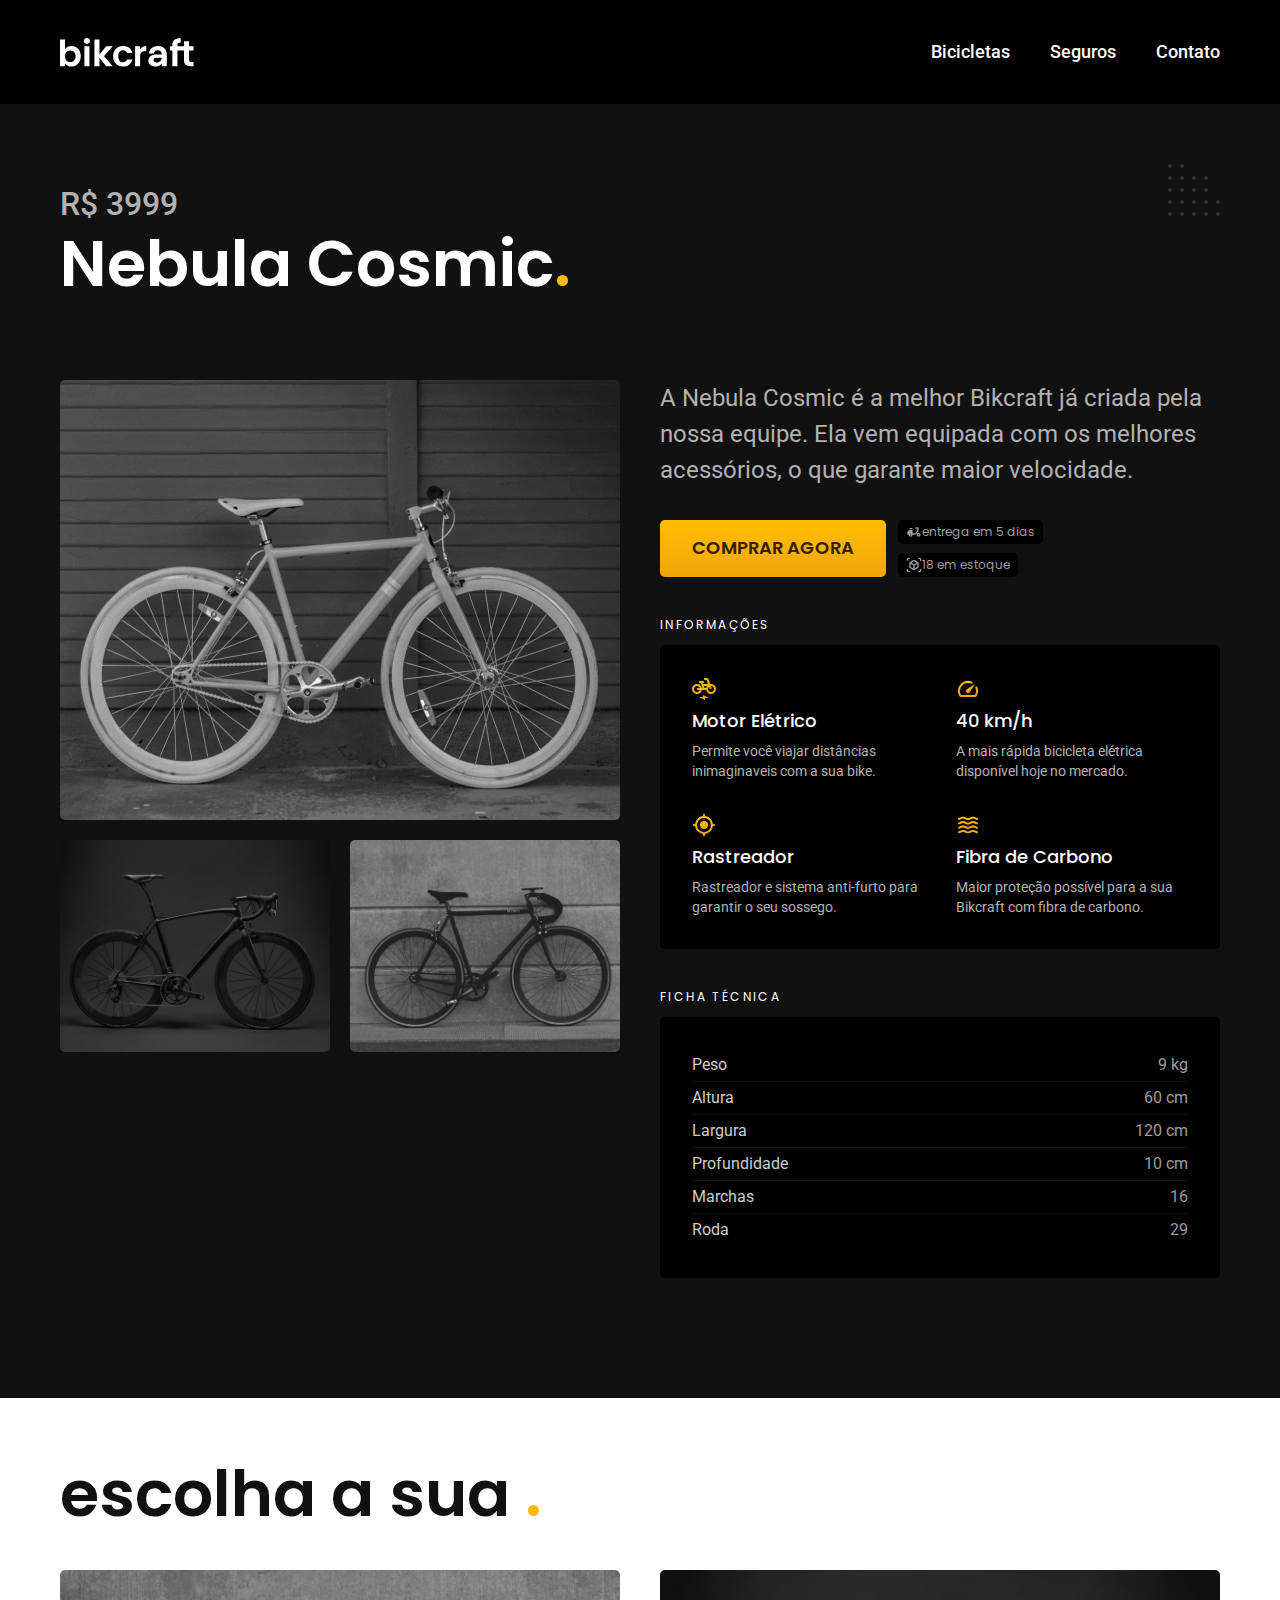
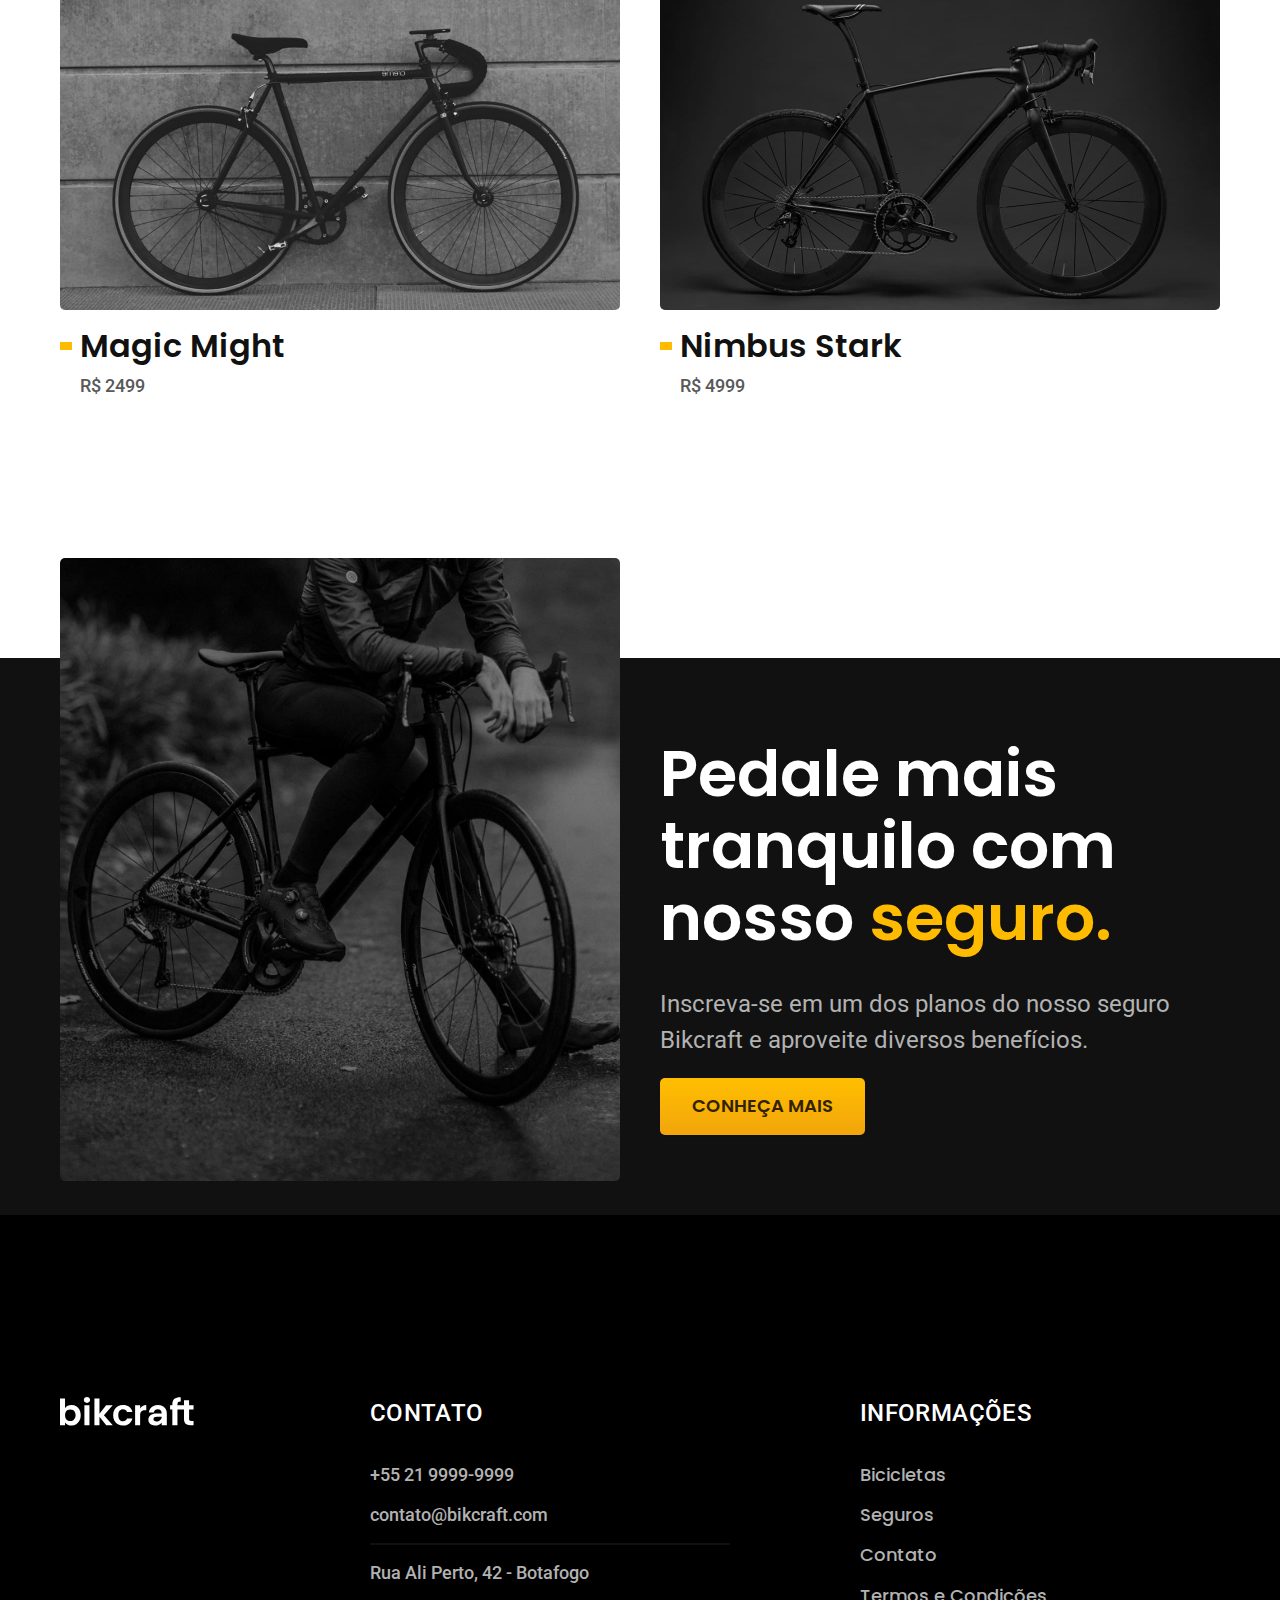
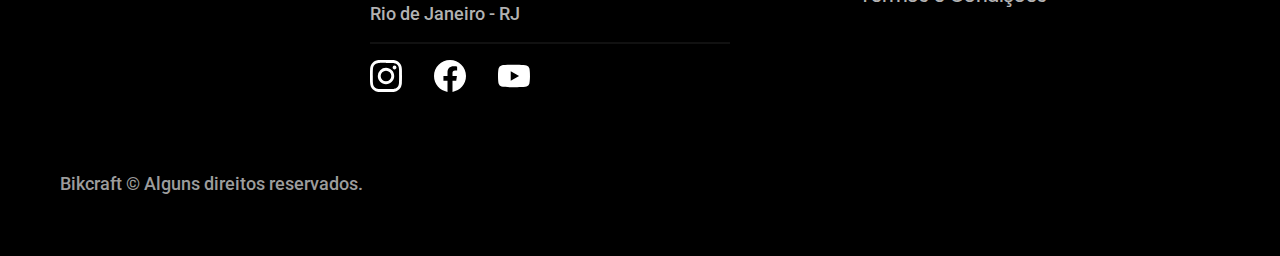
<file: bicicletas/nebula.html>
<!DOCTYPE html>
<html lang="pt-br">

<head>
  <meta charset="UTF-8">
  <meta name="viewport" content="width=device-width, initial-scale=1.0">
  <title>Nebula | Bikcraft</title>
  <meta name="description" content="Nebula.">

  <link rel="icon" href="../img/favicon.svg" type="image/svg+xml">
  <link rel="preload" href="../css/style.min.css" as="style">
  <link rel="stylesheet" href="../css/style.min.css">

  <link rel="preconnect" href="https://fonts.googleapis.com">
  <link rel="preconnect" href="https://fonts.gstatic.com" crossorigin>
  <link href="https://fonts.googleapis.com/css2?family=Merriweather:ital,wght@1,900&family=Poppins:wght@400;600&family=Roboto:wght@400;500&display=swap" rel="stylesheet">
  <script>document.documentElement.classList.add("js");</script>
</head>

<body id="bike">
  <header class="header-bg">
    <div class="header container">
      <a href="../">
        <img src="../img/bikcraft.svg" alt="Bikcraft" width="136" height="32">
      </a>
      <nav aria-label="primaria">
        <ul class="header-menu color-0 text-18-R">
          <li><a href="../pages/bikes.html">Bicicletas</a></li>
          <li><a href="../pages/insurance.html">Seguros</a></li>
          <li><a href="../pages/contact.html">Contato</a></li>
        </ul>
      </nav>
    </div>
  </header>

  <main class="title-bg">
    <div>
      <div class="title container">
        <p class="text-32-R color-5">R$ 3999</p>
        <h1 class="text-64 color-0">Nebula Cosmic<span class="color-p1">.</span></h1>
      </div>
    </div>
    <div class="bike container">
      <div class="bike-images">
        <img src="../img/bicicleta/nimbus3.jpg" alt="Bicicleta 1">
        <img src="../img/bicicleta/nimbus1.jpg" alt="Bicicleta 2">
        <img src="../img/bicicleta/nimbus2.jpg" alt="Bicicleta 3">
      </div>
      <div class="bike-content">
        <p class="text-24-R color-5">
          A Nebula Cosmic é a melhor Bikcraft já criada pela nossa equipe. Ela vem equipada com os melhores acessórios, o que garante maior velocidade.
        </p>
        <div class="bike-buy">
          <a class="button text-18-Pb" href="../pages/purchase.html?tipo=bikcraft&produto=nebula">Comprar Agora</a>
          <span class="text-12 color-6"> <img src="../img/icones/entrega.svg" alt="">entrega em 5 dias</span>
          <span class="text-12 color-6"> <img src="../img/icones/estoque.svg" alt="">18 em estoque</span>
        </div>
        <h2 class="text-12 color-0">Informações</h2>
        <ul class="bike-info">
          <li>
            <img src="../img/icones/eletrica.svg" alt="">
            <h3 class="text-18-P color-0">Motor Elétrico</h3>
            <p class="text-14 color-5">Permite você viajar distâncias inimaginaveis com a sua bike.</p>
          </li>
          <li>
            <img src="../img/icones/velocidade.svg" alt="">
            <h3 class="text-18-P color-0">40 km/h</h3>
            <p class="text-14 color-5">A mais rápida bicicleta elétrica disponível hoje no mercado.</p>
          </li>
          <li>
            <img src="../img/icones/rastreador.svg" alt="">
            <h3 class="text-18-P color-0">Rastreador</h3>
            <p class="text-14 color-5">Rastreador e sistema anti-furto para garantir o seu sossego.</p>
          </li>
          <li>
            <img src="../img/icones/carbono.svg" alt="">
            <h3 class="text-18-P color-0">Fibra de Carbono</h3>
            <p class="text-14 color-5">Maior proteção possível para a sua Bikcraft com fibra de carbono.</p>
          </li>
        </ul>
        <h2 class="text-12 color-0">Ficha Técnica</h2>
        <ul class="bike-description text-16-R color-4">
          <li>Peso <span>9 kg</span></li>
          <li>Altura <span>60 cm</span></li>
          <li>Largura <span>120 cm</span></li>
          <li>Profundidade <span>10 cm</span></li>
          <li>Marchas <span>16</span></li>
          <li>Roda <span>29</span></li>
        </ul>
      </div>
    </div>
  </main>

  <article>
    <div class="bikes-list container">
      <h2 class="text-64">escolha a sua <span class="color-p1">.</span></h2>
      <ul class="bikes-list-container">
        <li>
          <a href="./magic.html">
            <img src="../img/bicicletas/magic.jpg" alt="Bicicleta Preta">
            <h3 class="text-32-P">Magic Might</h3>
            <span class="text-18-R color-8">R$ 2499</span>
          </a>
        </li>
        <li>
          <a href="./nimbus.html">
            <img src="../img/bicicletas/nimbus.jpg" alt="Bicicleta Preta">
            <h3 class="text-32-P">Nimbus Stark</h3>
            <span class="text-18-R color-8">R$ 4999</span>
          </a>
        </li>
      </ul>
    </div>
  </article>

  <article class="bike-insurance-bg">
    <div class="bike-insurance container">
      <div class="bike-insurance-image">
        <img src="../img/fotos/seguros.jpg" alt="Pessoa sentada em cima de uma bicicleta.">
      </div>
      <div class="bike-insurance-content">
        <h2 class="text-64 color-0">Pedale mais tranquilo com nosso <span class="color-p1">seguro.</span></h2>
        <p class="text-24-R color-5">Inscreva-se em um dos planos do nosso seguro Bikcraft e aproveite diversos benefícios.</p>
        <a class="button text-18-Pb" href="../pages/insurance.html">Conheça Mais</a>
      </div>
    </div>
  </article>

  <footer class="footer-bg">
    <div class="footer container">
      <img src="../img/bikcraft.svg" alt="Bikcraft">
      <div class="footer-contact">
        <h3 class="text-24-Rb color-0">Contato</h3>
        <ul class="text-18-R color-5">
          <li><a href="tel:+552199999999">+55 21 9999-9999</a></li>
          <li><a href="mailto:contato@bikcraft.com">contato@bikcraft.com</a></li>
          <li>Rua Ali Perto, 42 - Botafogo</li>
          <li>Rio de Janeiro - RJ</li>
        </ul>
        <div class="footer-social">
          <a href="../">
            <img src="../img/redes/instagram.svg" alt="Instagram">
          </a>
          <a href="../">
            <img src="../img/redes/facebook.svg" alt="Facebook">
          </a>
          <a href="../">
            <img src="../img/redes/youtube.svg" alt="Youtube">
          </a>

        </div>
      </div>
      <div class="footer-info">
        <h3 class="text-24-Rb color-0">Informações</h3>
        <nav>
          <ul class="text-18-P color-5">
            <li><a href="../pages/bikes.html">Bicicletas</a></li>
            <li><a href="../pages/insurance.html">Seguros</a></li>
            <li><a href="../pages/contact.html">Contato</a></li>
            <li><a href="../pages/terms.html">Termos e Condições</a></li>
          </ul>
        </nav>
      </div>
      <p class="footer-copy text-18-R color-6">Bikcraft © Alguns direitos reservados.</p>
    </div>
  </footer>
  <script src="../js/script.js"></script>
</body>

</html>
</file>
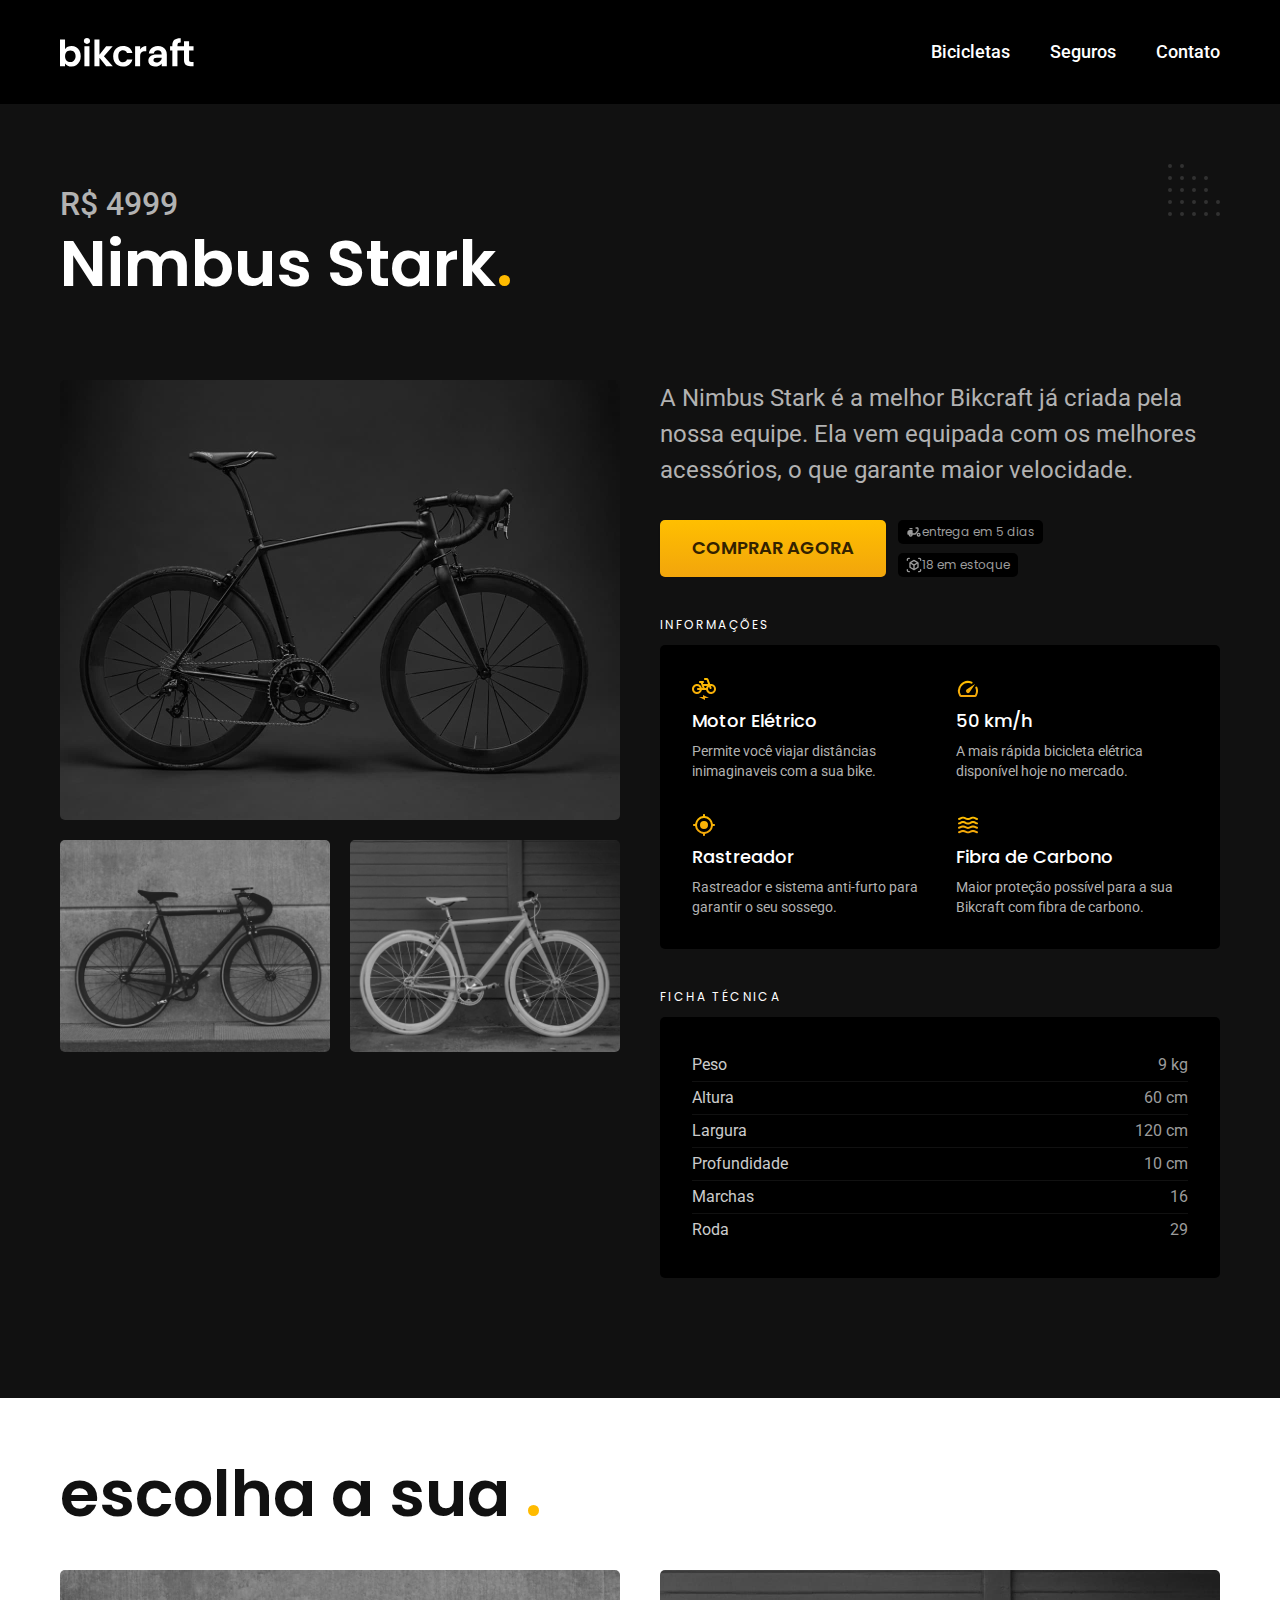
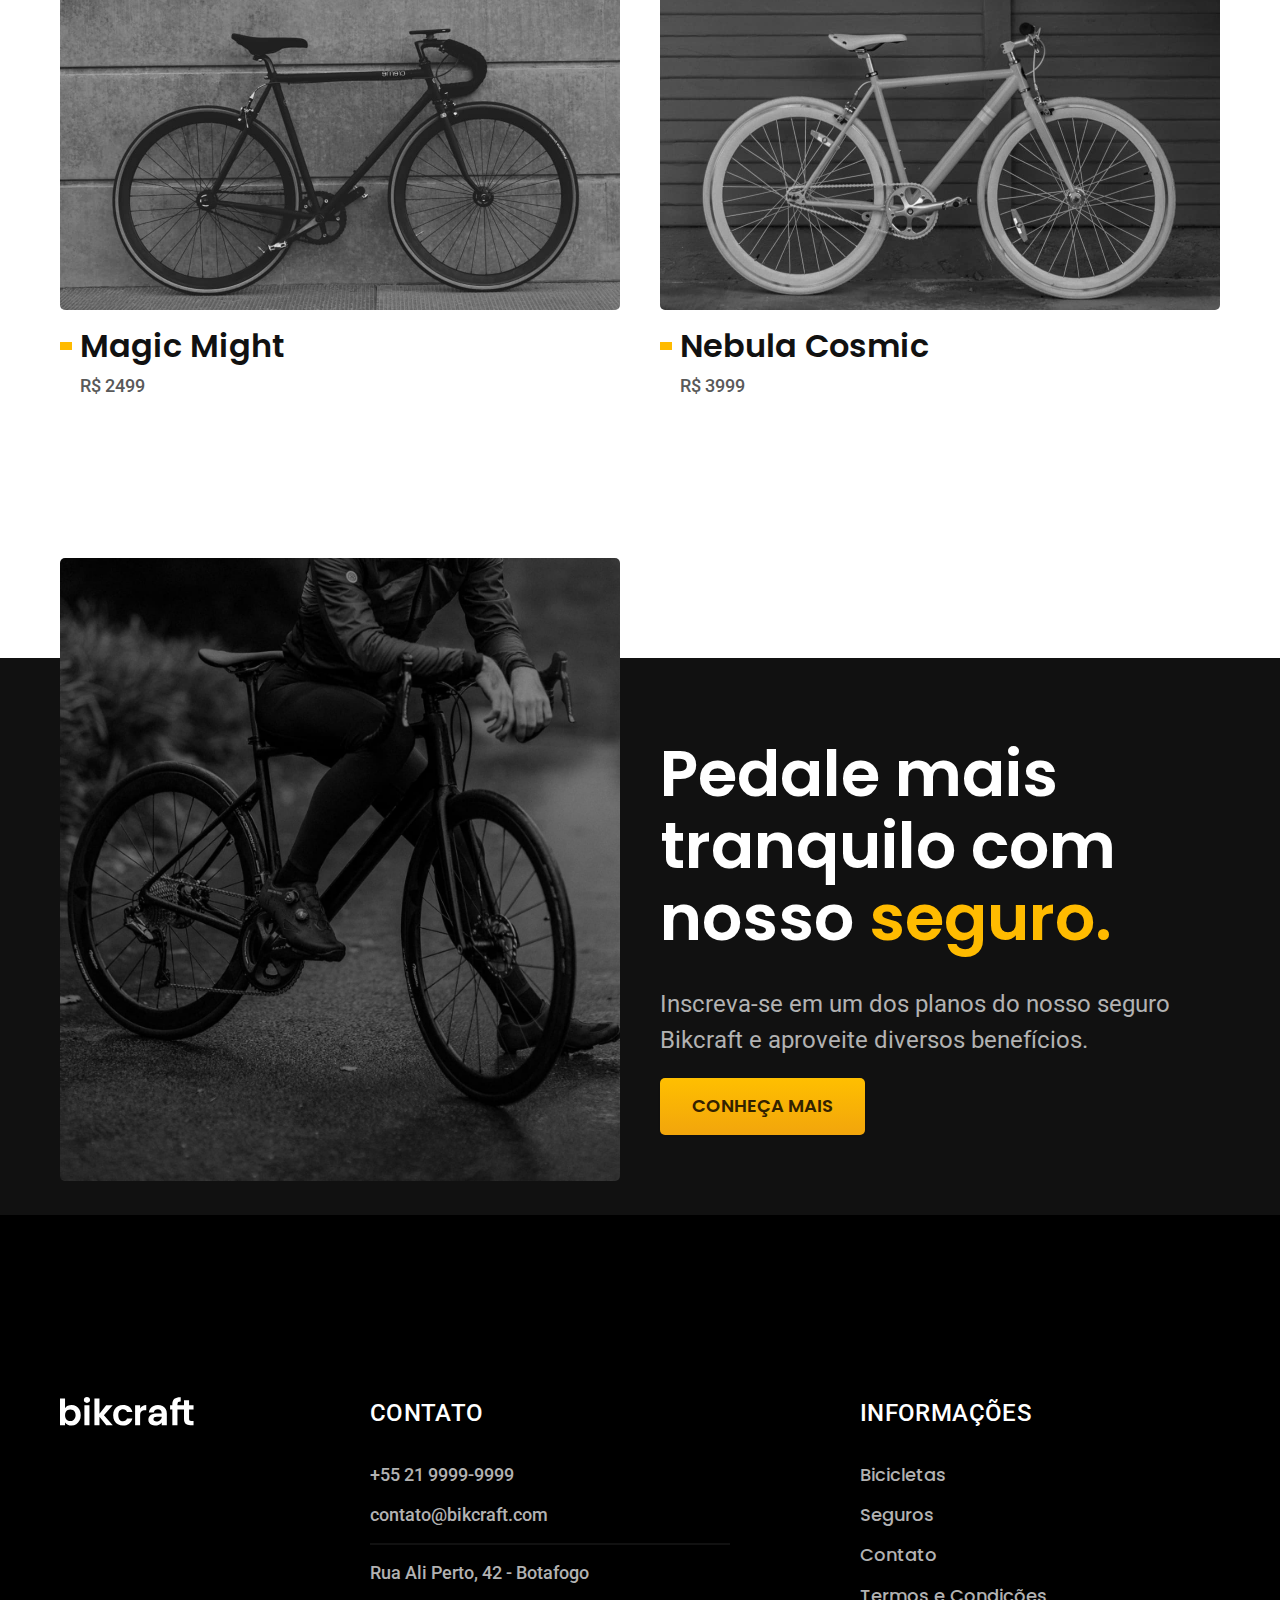
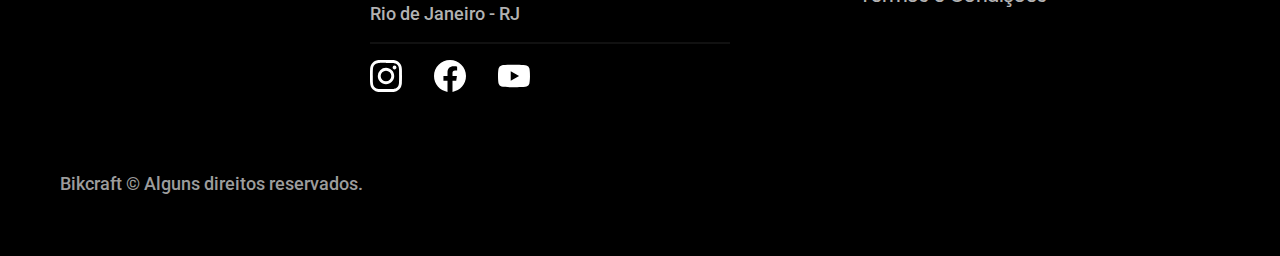
<file: bicicletas/nimbus.html>
<!DOCTYPE html>
<html lang="pt-br">

<head>
  <meta charset="UTF-8">
  <meta name="viewport" content="width=device-width, initial-scale=1.0">
  <title>Nimbus | Bikcraft</title>
  <meta name="description" content="Nimbus.">

  <link rel="icon" href="../img/favicon.svg" type="image/svg+xml">
  <link rel="preload" href="../css/style.min.css" as="style">
  <link rel="stylesheet" href="../css/style.min.css">

  <link rel="preconnect" href="https://fonts.googleapis.com">
  <link rel="preconnect" href="https://fonts.gstatic.com" crossorigin>
  <link href="https://fonts.googleapis.com/css2?family=Merriweather:ital,wght@1,900&family=Poppins:wght@400;600&family=Roboto:wght@400;500&display=swap" rel="stylesheet">
  <script>document.documentElement.classList.add("js");</script>
</head>

<body id="bike">
  <header class="header-bg">
    <div class="header container">
      <a href="../">
        <img src="../img/bikcraft.svg" alt="Bikcraft" width="136" height="32">
      </a>
      <nav aria-label="primaria">
        <ul class="header-menu color-0 text-18-R">
          <li><a href="../pages/bikes.html">Bicicletas</a></li>
          <li><a href="../pages/insurance.html">Seguros</a></li>
          <li><a href="../pages/contact.html">Contato</a></li>
        </ul>
      </nav>
    </div>
  </header>

  <main class="title-bg">
    <div>
      <div class="title container">
        <p class="text-32-R color-5">R$ 4999</p>
        <h1 class="text-64 color-0">Nimbus Stark<span class="color-p1">.</span></h1>
      </div>
    </div>
    <div class="bike container">
      <div class="bike-images">
        <img src="../img/bicicleta/nimbus1.jpg" alt="Bicicleta 1">
        <img src="../img/bicicleta/nimbus2.jpg" alt="Bicicleta 2">
        <img src="../img/bicicleta/nimbus3.jpg" alt="Bicicleta 3">
      </div>
      <div class="bike-content">
        <p class="text-24-R color-5">
          A Nimbus Stark é a melhor Bikcraft já criada pela nossa equipe. Ela vem equipada com os melhores acessórios, o que garante maior velocidade.
        </p>
        <div class="bike-buy">
          <a class="button text-18-Pb" href="../pages/purchase.html?tipo=bikcraft&produto=nimbus">Comprar Agora</a>
          <span class="text-12 color-6"> <img src="../img/icones/entrega.svg" alt="">entrega em 5 dias</span>
          <span class="text-12 color-6"> <img src="../img/icones/estoque.svg" alt="">18 em estoque</span>
        </div>
        <h2 class="text-12 color-0">Informações</h2>
        <ul class="bike-info">
          <li>
            <img src="../img/icones/eletrica.svg" alt="">
            <h3 class="text-18-P color-0">Motor Elétrico</h3>
            <p class="text-14 color-5">Permite você viajar distâncias inimaginaveis com a sua bike.</p>
          </li>
          <li>
            <img src="../img/icones/velocidade.svg" alt="">
            <h3 class="text-18-P color-0">50 km/h</h3>
            <p class="text-14 color-5">A mais rápida bicicleta elétrica disponível hoje no mercado.</p>
          </li>
          <li>
            <img src="../img/icones/rastreador.svg" alt="">
            <h3 class="text-18-P color-0">Rastreador</h3>
            <p class="text-14 color-5">Rastreador e sistema anti-furto para garantir o seu sossego.</p>
          </li>
          <li>
            <img src="../img/icones/carbono.svg" alt="">
            <h3 class="text-18-P color-0">Fibra de Carbono</h3>
            <p class="text-14 color-5">Maior proteção possível para a sua Bikcraft com fibra de carbono.</p>
          </li>
        </ul>
        <h2 class="text-12 color-0">Ficha Técnica</h2>
        <ul class="bike-description text-16-R color-4">
          <li>Peso <span>9 kg</span></li>
          <li>Altura <span>60 cm</span></li>
          <li>Largura <span>120 cm</span></li>
          <li>Profundidade <span>10 cm</span></li>
          <li>Marchas <span>16</span></li>
          <li>Roda <span>29</span></li>
        </ul>
      </div>
    </div>
  </main>

  <article>
    <div class="bikes-list container">
      <h2 class="text-64">escolha a sua <span class="color-p1">.</span></h2>
      <ul class="bikes-list-container">
        <li>
          <a href="./magic.html">
            <img src="../img/bicicletas/magic.jpg" alt="Bicicleta Preta">
            <h3 class="text-32-P">Magic Might</h3>
            <span class="text-18-R color-8">R$ 2499</span>
          </a>
        </li>
        <li>
          <a href="./nebula.html">
            <img src="../img/bicicletas/nebula.jpg" alt="Bicicleta Preta">
            <h3 class="text-32-P">Nebula Cosmic</h3>
            <span class="text-18-R color-8">R$ 3999</span>
          </a>
        </li>
      </ul>
    </div>
  </article>

  <article class="bike-insurance-bg">
    <div class="bike-insurance container">
      <div class="bike-insurance-image">
        <img src="../img/fotos/seguros.jpg" alt="Pessoa sentada em cima de uma bicicleta.">
      </div>
      <div class="bike-insurance-content">
        <h2 class="text-64 color-0">Pedale mais tranquilo com nosso <span class="color-p1">seguro.</span></h2>
        <p class="text-24-R color-5">Inscreva-se em um dos planos do nosso seguro Bikcraft e aproveite diversos benefícios.</p>
        <a class="button text-18-Pb" href="../pages/insurance.html">Conheça Mais</a>
      </div>
    </div>
  </article>

  <footer class="footer-bg">
    <div class="footer container">
      <img src="../img/bikcraft.svg" alt="Bikcraft">
      <div class="footer-contact">
        <h3 class="text-24-Rb color-0">Contato</h3>
        <ul class="text-18-R color-5">
          <li><a href="tel:+552199999999">+55 21 9999-9999</a></li>
          <li><a href="mailto:contato@bikcraft.com">contato@bikcraft.com</a></li>
          <li>Rua Ali Perto, 42 - Botafogo</li>
          <li>Rio de Janeiro - RJ</li>
        </ul>
        <div class="footer-social">
          <a href="../">
            <img src="../img/redes/instagram.svg" alt="Instagram">
          </a>
          <a href="../">
            <img src="../img/redes/facebook.svg" alt="Facebook">
          </a>
          <a href="../">
            <img src="../img/redes/youtube.svg" alt="Youtube">
          </a>

        </div>
      </div>
      <div class="footer-info">
        <h3 class="text-24-Rb color-0">Informações</h3>
        <nav>
          <ul class="text-18-P color-5">
            <li><a href="../pages/bikes.html">Bicicletas</a></li>
            <li><a href="../pages/insurance.html">Seguros</a></li>
            <li><a href="../pages/contact.html">Contato</a></li>
            <li><a href="../pages/terms.html">Termos e Condições</a></li>
          </ul>
        </nav>
      </div>
      <p class="footer-copy text-18-R color-6">Bikcraft © Alguns direitos reservados.</p>
    </div>
  </footer>
  <script src="../js/script.js"></script>
</body>

</html>
</file>
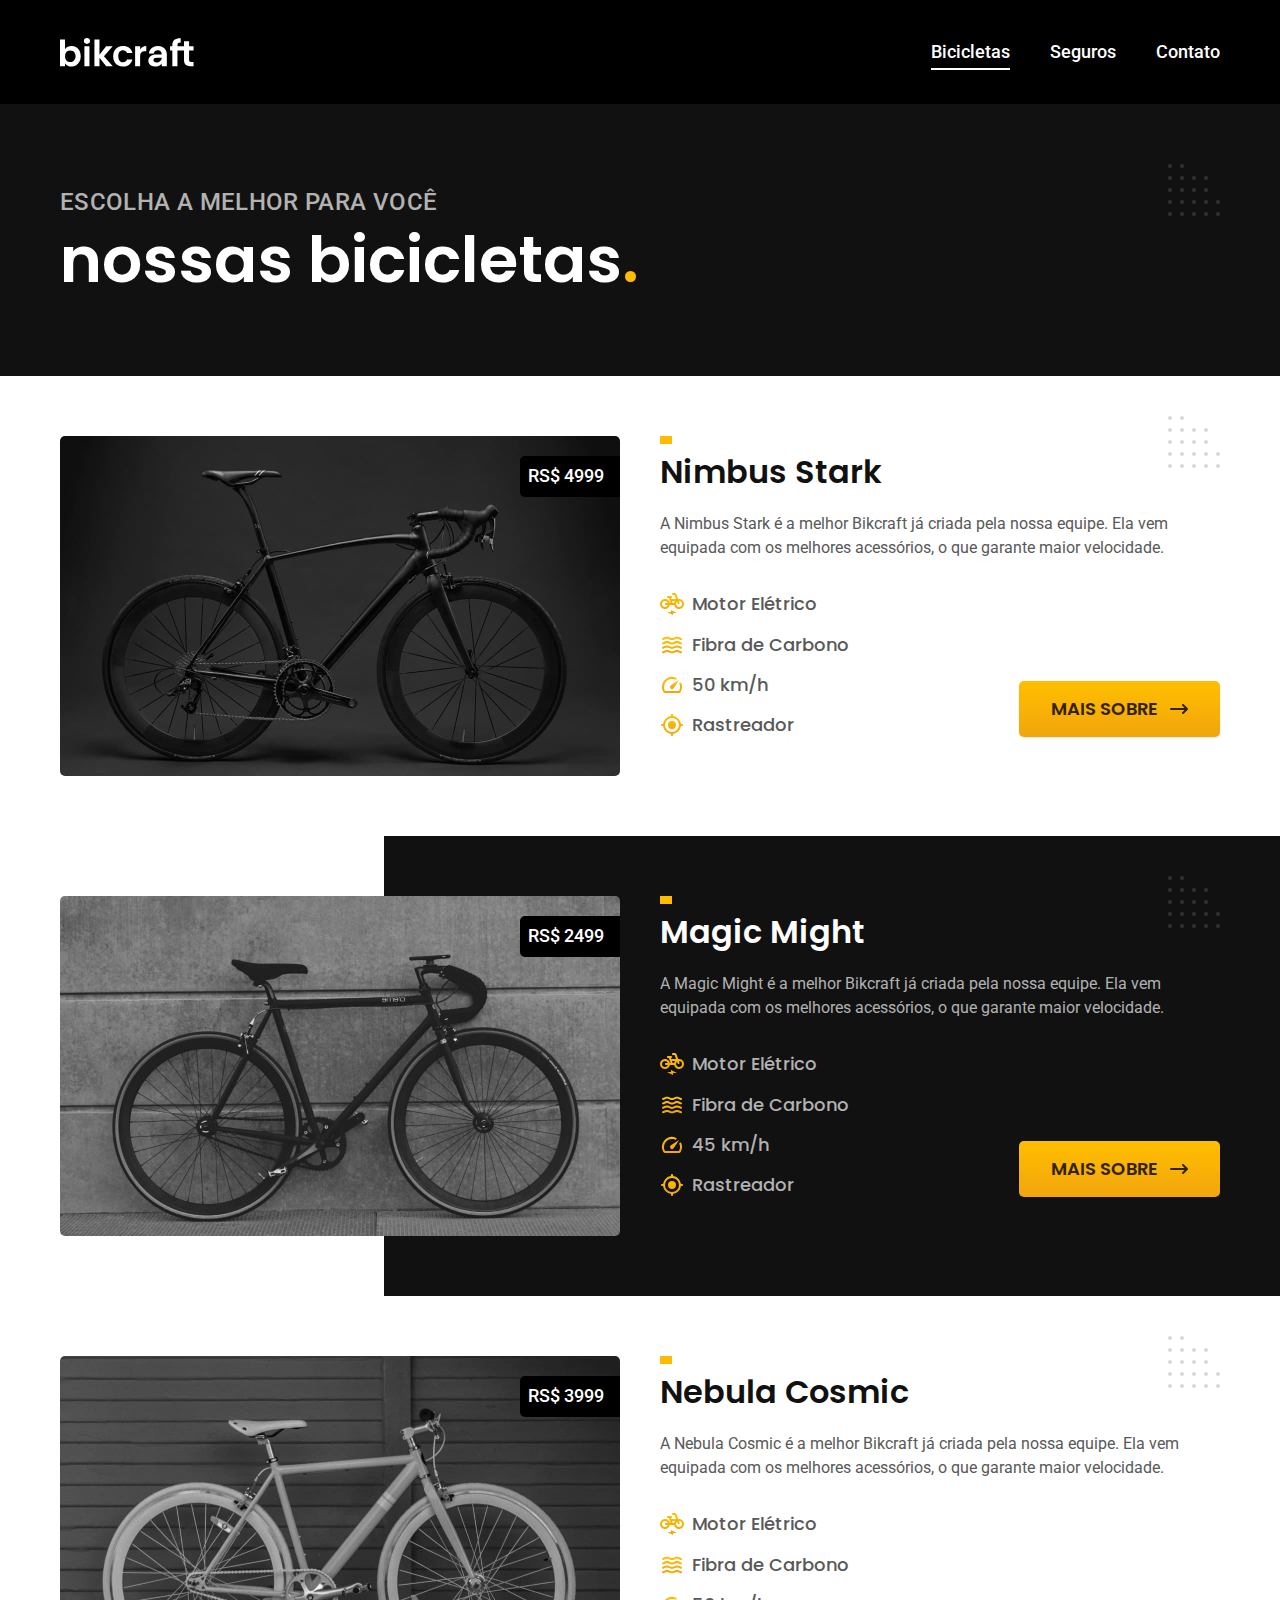
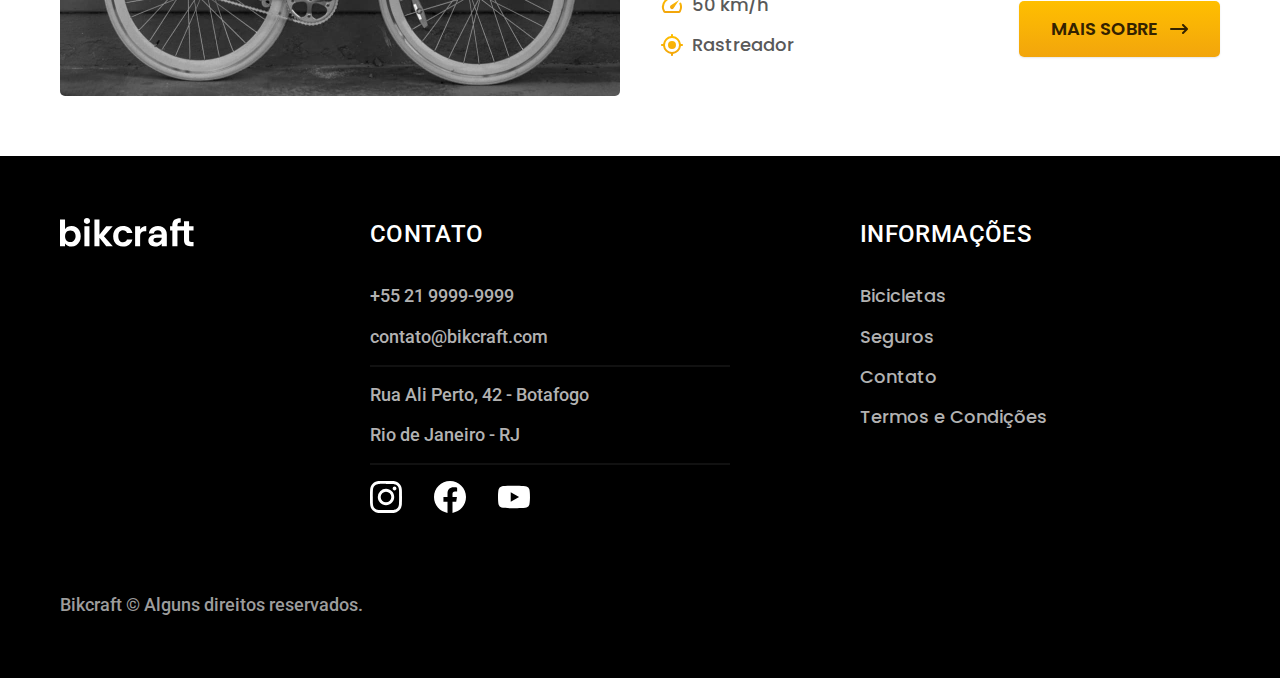
<file: pages/bikes.html>
<!DOCTYPE html>
<html lang="pt-br">

<head>
  <meta charset="UTF-8">
  <meta name="viewport" content="width=device-width, initial-scale=1.0">
  <title>Bicicletas | Bikcraft</title>
  <meta name="description" content="Bicicletas.">

  <link rel="icon" href="../img/favicon.svg" type="image/svg+xml">
  <link rel="preload" href="../css/style.min.css" as="style">
  <link rel="stylesheet" href="../css/style.min.css">

  <link rel="preconnect" href="https://fonts.googleapis.com">
  <link rel="preconnect" href="https://fonts.gstatic.com" crossorigin>
  <link href="https://fonts.googleapis.com/css2?family=Merriweather:ital,wght@1,900&family=Poppins:wght@400;600&family=Roboto:wght@400;500&display=swap" rel="stylesheet">
  <script>document.documentElement.classList.add("js");</script>
</head>

<body id="bikes">
  <header class="header-bg">
    <div class="header container">
      <a href="../">
        <img src="../img/bikcraft.svg" alt="Bikcraft" width="136" height="32">
      </a>
      <nav aria-label="primaria">
        <ul class="header-menu color-0 text-18-R">
          <li><a href="./bikes.html">Bicicletas</a></li>
          <li><a href="./insurance.html">Seguros</a></li>
          <li><a href="./contact.html">Contato</a></li>
        </ul>
      </nav>
    </div>
  </header>

  <main>
    <div class="title-bg">
      <div class="title container">
        <p class="text-24-Rb color-5">Escolha a melhor para você</p>
        <h1 class="text-64 color-0">nossas bicicletas<span class="color-p1">.</span></h1>
      </div>
    </div>

    <div class="bikes container">
      <div class="bikes-image">
        <img src="../img/bicicletas/nimbus.jpg" alt="Bicicleta preta">
        <span class="text-18-R color-0">RS$ 4999</span>
      </div>
      <div class="bikes-content">
        <h2 class="text-32-P">Nimbus Stark</h2>
        <p class="text-16-R color-8">A Nimbus Stark é a melhor Bikcraft já criada pela nossa equipe. Ela vem equipada com os melhores acessórios, o que garante maior velocidade.</p>
        <ul class="text-18-P color-8">
          <li><img src="../img/icones/eletrica.svg" alt="">
            Motor Elétrico
          </li>
          <li><img src="../img/icones/carbono.svg" alt="">
            Fibra de Carbono
          </li>
          <li><img src="../img/icones/velocidade.svg" alt="">
            50 km/h
          </li>
          <li><img src="../img/icones/rastreador.svg" alt="">
            Rastreador
          </li>
        </ul>
        <a class="button text-18-Pb arrow" href="../bicicletas/nimbus.html">Mais Sobre</a>
      </div>
    </div>

    <div class="bikes-bg">
      <div class="bikes container">
        <div class="bikes-image">
          <img src="../img/bicicletas/magic.jpg" alt="Bicicleta preta">
          <span class="text-18-R color-0">RS$ 2499</span>
        </div>
        <div class="bikes-content">
          <h2 class="text-32-P color-0">Magic Might</h2>
          <p class="text-16-R color-5">A Magic Might é a melhor Bikcraft já criada pela nossa equipe. Ela vem equipada com os melhores acessórios, o que garante maior velocidade.</p>
          <ul class="text-18-P color-5">
            <li><img src="../img/icones/eletrica.svg" alt="">
              Motor Elétrico
            </li>
            <li><img src="../img/icones/carbono.svg" alt="">
              Fibra de Carbono
            </li>
            <li><img src="../img/icones/velocidade.svg" alt="">
              45 km/h
            </li>
            <li><img src="../img/icones/rastreador.svg" alt="">
              Rastreador
            </li>
          </ul>
          <a class="button text-18-Pb arrow" href="../bicicletas/magic.html">Mais Sobre</a>
        </div>
      </div>
    </div>

    <div class="bikes container">
      <div class="bikes-image">
        <img src="../img/bicicletas/nebula.jpg" alt="Bicicleta preta">
        <span class="text-18-R color-0">RS$ 3999</span>
      </div>
      <div class="bikes-content">
        <h2 class="text-32-P">Nebula Cosmic</h2>
        <p class="text-16-R color-8">A Nebula Cosmic é a melhor Bikcraft já criada pela nossa equipe. Ela vem equipada com os melhores acessórios, o que garante maior velocidade.</p>
        <ul class="text-18-P color-8">
          <li><img src="../img/icones/eletrica.svg" alt="">
            Motor Elétrico
          </li>
          <li><img src="../img/icones/carbono.svg" alt="">
            Fibra de Carbono
          </li>
          <li><img src="../img/icones/velocidade.svg" alt="">
            50 km/h
          </li>
          <li><img src="../img/icones/rastreador.svg" alt="">
            Rastreador
          </li>
        </ul>
        <a class="button text-18-Pb arrow" href="../bicicletas/nebula.html">Mais Sobre</a>
      </div>
    </div>
  </main>

  <footer class="footer-bg">
    <div class="footer container">
      <img src="../img/bikcraft.svg" alt="Bikcraft">
      <div class="footer-contact">
        <h3 class="text-24-Rb color-0">Contato</h3>
        <ul class="text-18-R color-5">
          <li><a href="tel:+552199999999">+55 21 9999-9999</a></li>
          <li><a href="mailto:contato@bikcraft.com">contato@bikcraft.com</a></li>
          <li>Rua Ali Perto, 42 - Botafogo</li>
          <li>Rio de Janeiro - RJ</li>
        </ul>
        <div class="footer-social">
          <a href="../">
            <img src="../img/redes/instagram.svg" alt="Instagram">
          </a>
          <a href="../">
            <img src="../img/redes/facebook.svg" alt="Facebook">
          </a>
          <a href="../">
            <img src="../img/redes/youtube.svg" alt="Youtube">
          </a>

        </div>
      </div>
      <div class="footer-info">
        <h3 class="text-24-Rb color-0">Informações</h3>
        <nav>
          <ul class="text-18-P color-5">
            <li><a href="./bikes.html">Bicicletas</a></li>
            <li><a href="./insurance.html">Seguros</a></li>
            <li><a href="./contact.html">Contato</a></li>
            <li><a href="./terms.html">Termos e Condições</a></li>
          </ul>
        </nav>
      </div>
      <p class="footer-copy text-18-R color-6">Bikcraft © Alguns direitos reservados.</p>
    </div>
  </footer>
  <script src="../js/script.js"></script>
</body>

</html>
</file>
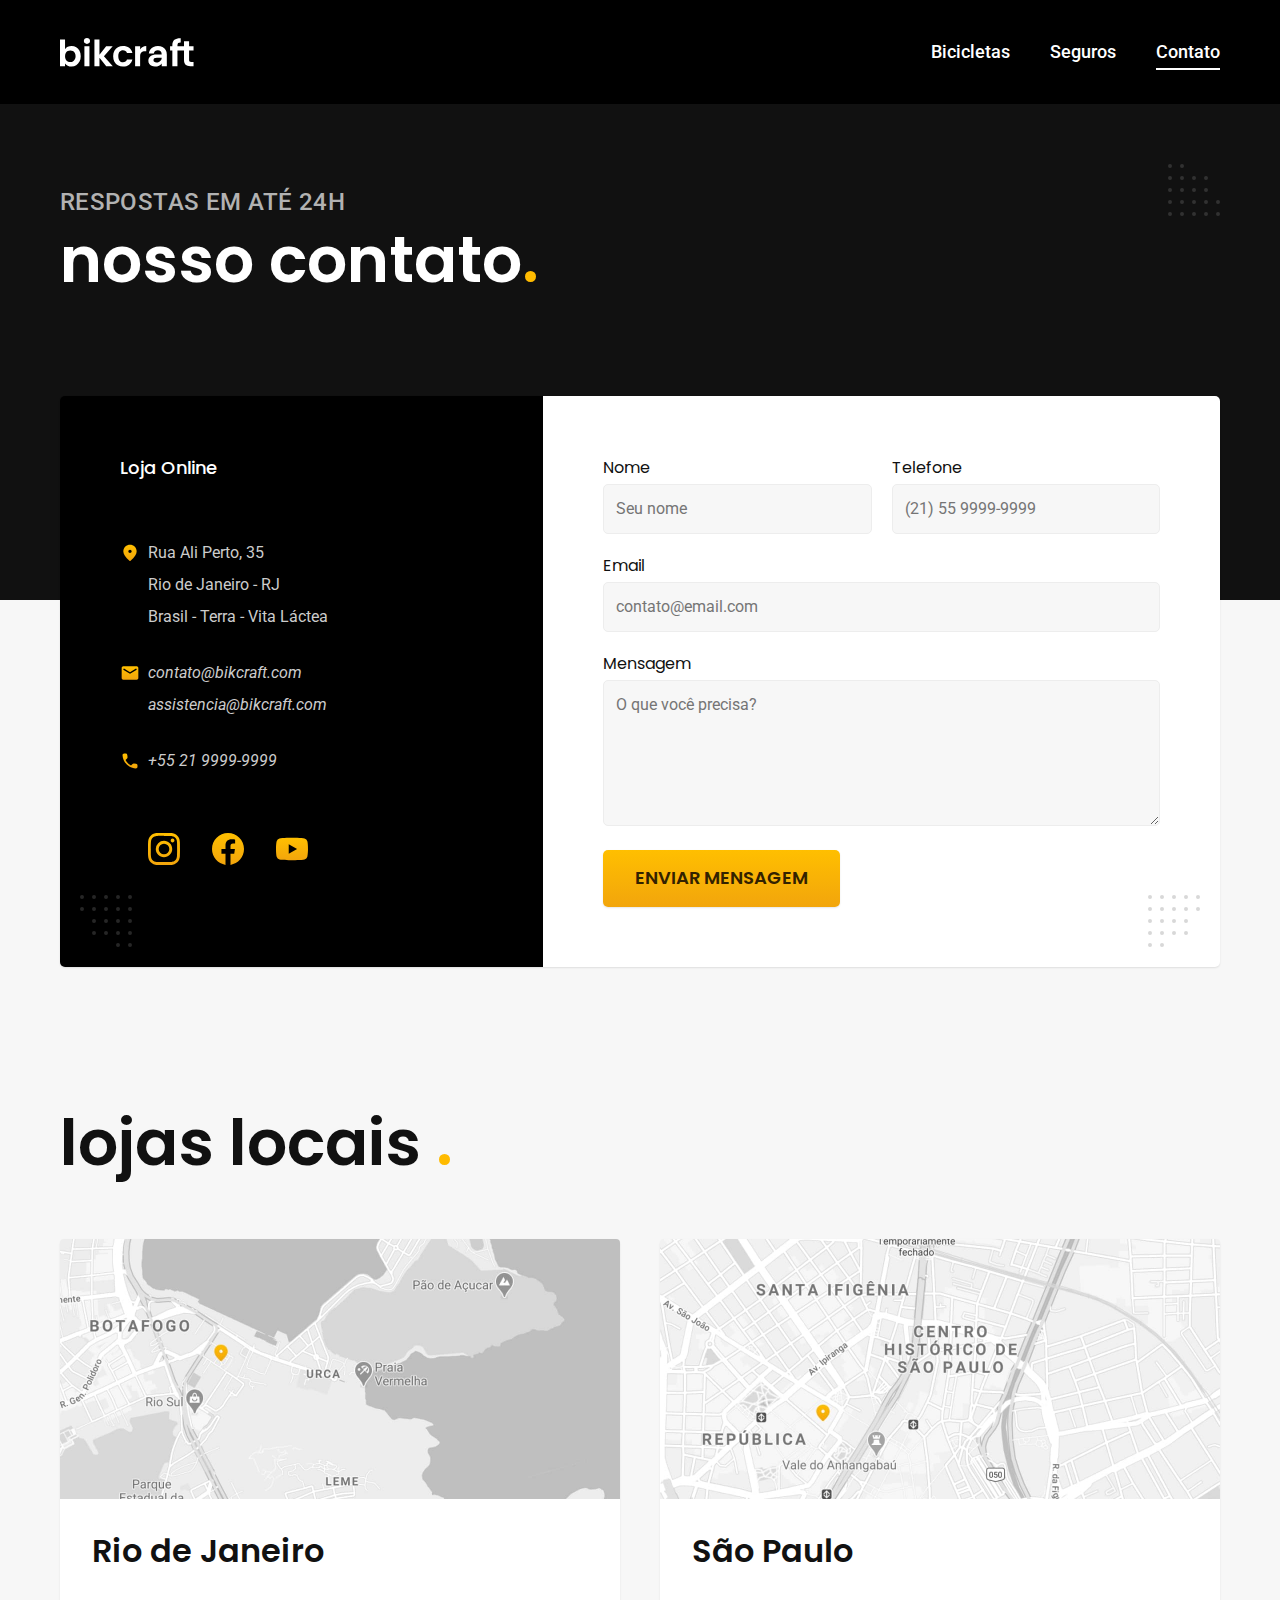
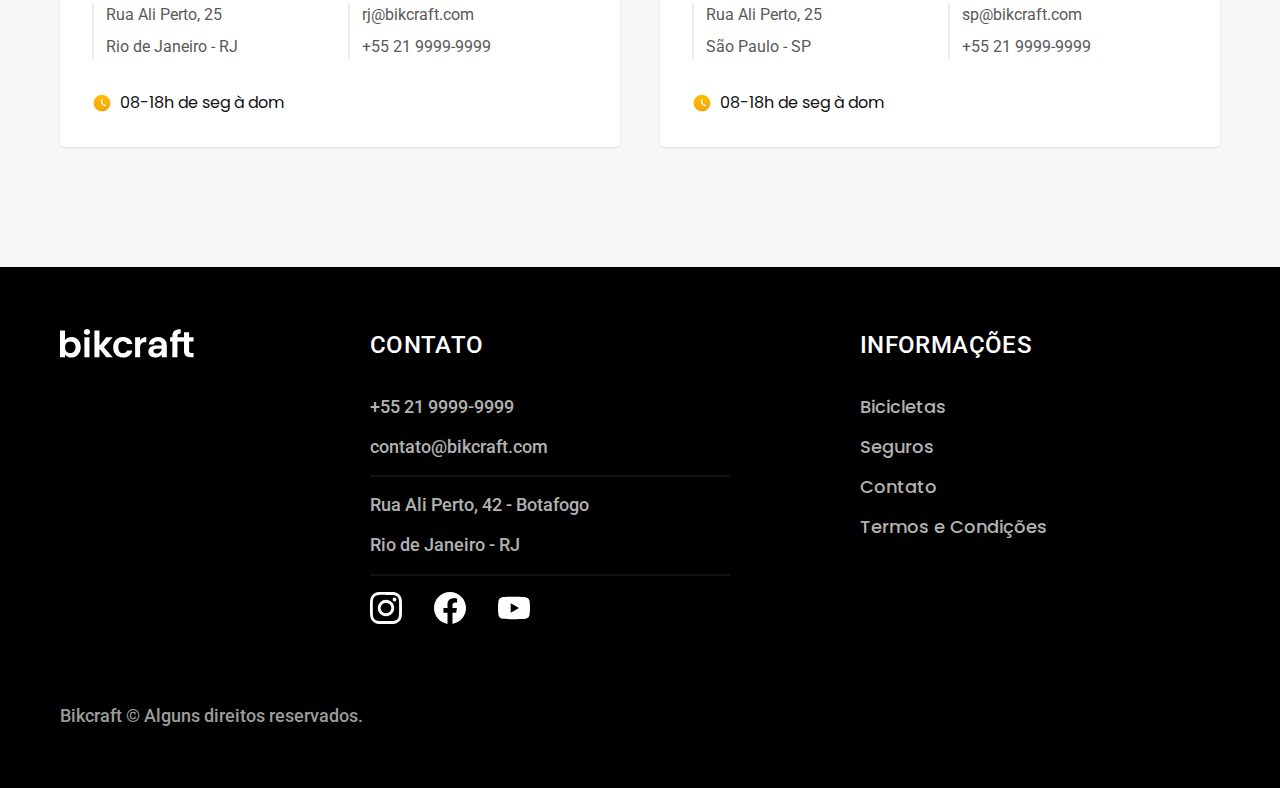
<file: pages/contact.html>
<!DOCTYPE html>
<html lang="pt-br">

<head>
  <meta charset="UTF-8">
  <meta name="viewport" content="width=device-width, initial-scale=1.0">
  <title>Contato. | Bikcraft</title>
  <meta name="description" content="Contato.">

  <link rel="icon" href="../img/favicon.svg" type="image/svg+xml">
  <link rel="preload" href="../css/style.min.css" as="style">
  <link rel="stylesheet" href="../css/style.min.css">

  <link rel="preconnect" href="https://fonts.googleapis.com">
  <link rel="preconnect" href="https://fonts.gstatic.com" crossorigin>
  <link href="https://fonts.googleapis.com/css2?family=Merriweather:ital,wght@1,900&family=Poppins:wght@400;600&family=Roboto:wght@400;500&display=swap" rel="stylesheet">
  <script>document.documentElement.classList.add("js");</script>
</head>

<body id="contact">
  <header class="header-bg">
    <div class="header container">
      <a href="../">
        <img src="../img/bikcraft.svg" alt="Bikcraft" width="136" height="32">
      </a>
      <nav aria-label="primaria">
        <ul class="header-menu color-0 text-18-R">
          <li><a href="./bikes.html">Bicicletas</a></li>
          <li><a href="./insurance.html">Seguros</a></li>
          <li><a href="./contact.html">Contato</a></li>
        </ul>
      </nav>
    </div>
  </header>

  <main>
    <div class="title-bg">
      <div class="title container">
        <p class="text-24-Rb color-5">Respostas em até 24h</p>
        <h1 class="text-64 color-0">nosso contato<span class="color-p1">.</span></h1>
      </div>
    </div>

    <div class="contact container">
      <section class="contact-data" aria-label="Endereço">
        <h2 class="text-18-P color-0">Loja Online</h2>
        <div class="contact-address text-16-R color-4">
          <p>Rua Ali Perto, 35</p>
          <p>Rio de Janeiro - RJ</p>
          <p>Brasil - Terra - Vita Láctea</p>
        </div>
        <address class="contact-means text-16-R color-4">
          <a href="mailto:contato@bikcraft.com">contato@bikcraft.com</a>
          <a href="mailto:assistencia@bikcraft.com">assistencia@bikcraft.com</a>
          <a href="tel:+55 21 9999-9999">+55 21 9999-9999</a>
        </address>
        <div class="contact-media">
          <a href="../">
            <img src="../img/redes/instagram-p.svg" alt="Instagram">
          </a>
          <a href="../">
            <img src="../img/redes/facebook-p.svg" alt="Facebook">
          </a>
          <a href="../">
            <img src="../img/redes/youtube-p.svg" alt="Youtube">
          </a>
        </div>
      </section>
      <section class="contact-form" aria-label="Formulário">
        <form class="form" action="./contact.html">
          <div>
            <label for="name">Nome</label>
            <input type="text" name="name" id="name" placeholder="Seu nome">
          </div>
          <div>
            <label for="phone">Telefone</label>
            <input type="text" name="phone" id="phone" placeholder="(21) 55 9999-9999">
          </div>
          <div class="col-2">
            <label for="email">Email</label>
            <input type="email" name="email" id="email" placeholder="contato@email.com">
          </div>
          <div class="col-2">
            <label for="message">Mensagem</label>
            <textarea rows="5" name="message" id="message" placeholder="O que você precisa?"></textarea>
          </div>
          <button class="button text-18-Pb col-2">Enviar Mensagem</button>
        </form>
      </section>
    </div>
  </main>

  <article class="stores container">
    <h2 class="text-64">lojas locais <span class="color-p1">.</span></h2>
    <div class="stores-item">
      <img src="../img/lojas/rj.jpg" alt="Mapa marcando o endereço Rua Ali Perto, 25 - Rio de Janeiro - RJ">
      <div class="stores-content">
        <h3 class="text-32-P">Rio de Janeiro</h3>
        <div class="stores-data text-16-R color-8">
          <p>Rua Ali Perto, 25</p>
          <p>Rio de Janeiro - RJ</p>
        </div>
        <div class="stores-data text-16-R color-8">
          <a href="mailto:rj@bikcraft.com">rj@bikcraft.com</a>
          <a href="tel:+55 21 9999-9999">+55 21 9999-9999</a>
        </div>
        <p class="stores-time text-16-P"><img src="../img/icones/horario.svg" alt=""> 08-18h de seg à dom</p>
      </div>
    </div>

    <div class="stores-item">
      <img src="../img/lojas/sp.jpg" alt="Mapa marcando o endereço Rua Ali Perto, 25 - São Paulo - SP">
      <div class="stores-content">
        <h3 class="text-32-P">São Paulo</h3>
        <div class="stores-data text-16-R color-8">
          <p>Rua Ali Perto, 25</p>
          <p>São Paulo - SP</p>
        </div>
        <div class="stores-data text-16-R color-8">
          <a href="mailto:sp@bikcraft.com">sp@bikcraft.com</a>
          <a href="tel:+55 11 9999-9999">+55 21 9999-9999</a>
        </div>
        <p class="stores-time text-16-P"><img src="../img/icones/horario.svg" alt=""> 08-18h de seg à dom</p>
      </div>
    </div>
  </article>

  <footer class="footer-bg">
    <div class="footer container">
      <img src="../img/bikcraft.svg" alt="Bikcraft">
      <div class="footer-contact">
        <h3 class="text-24-Rb color-0">Contato</h3>
        <ul class="text-18-R color-5">
          <li><a href="tel:+552199999999">+55 21 9999-9999</a></li>
          <li><a href="mailto:contato@bikcraft.com">contato@bikcraft.com</a></li>
          <li>Rua Ali Perto, 42 - Botafogo</li>
          <li>Rio de Janeiro - RJ</li>
        </ul>
        <div class="footer-social">
          <a href="../">
            <img src="../img/redes/instagram.svg" alt="Instagram">
          </a>
          <a href="../">
            <img src="../img/redes/facebook.svg" alt="Facebook">
          </a>
          <a href="../">
            <img src="../img/redes/youtube.svg" alt="Youtube">
          </a>
        </div>
      </div>
      <div class="footer-info">
        <h3 class="text-24-Rb color-0">Informações</h3>
        <nav>
          <ul class="text-18-P color-5">
            <li><a href="./bikes.html">Bicicletas</a></li>
            <li><a href="./insurance.html">Seguros</a></li>
            <li><a href="./contact.html">Contato</a></li>
            <li><a href="./terms.html">Termos e Condições</a></li>
          </ul>
        </nav>
      </div>
      <p class="footer-copy text-18-R color-6">Bikcraft © Alguns direitos reservados.</p>
    </div>
  </footer>
  <script src="../js/script.js"></script>
</body>

</html>
</file>
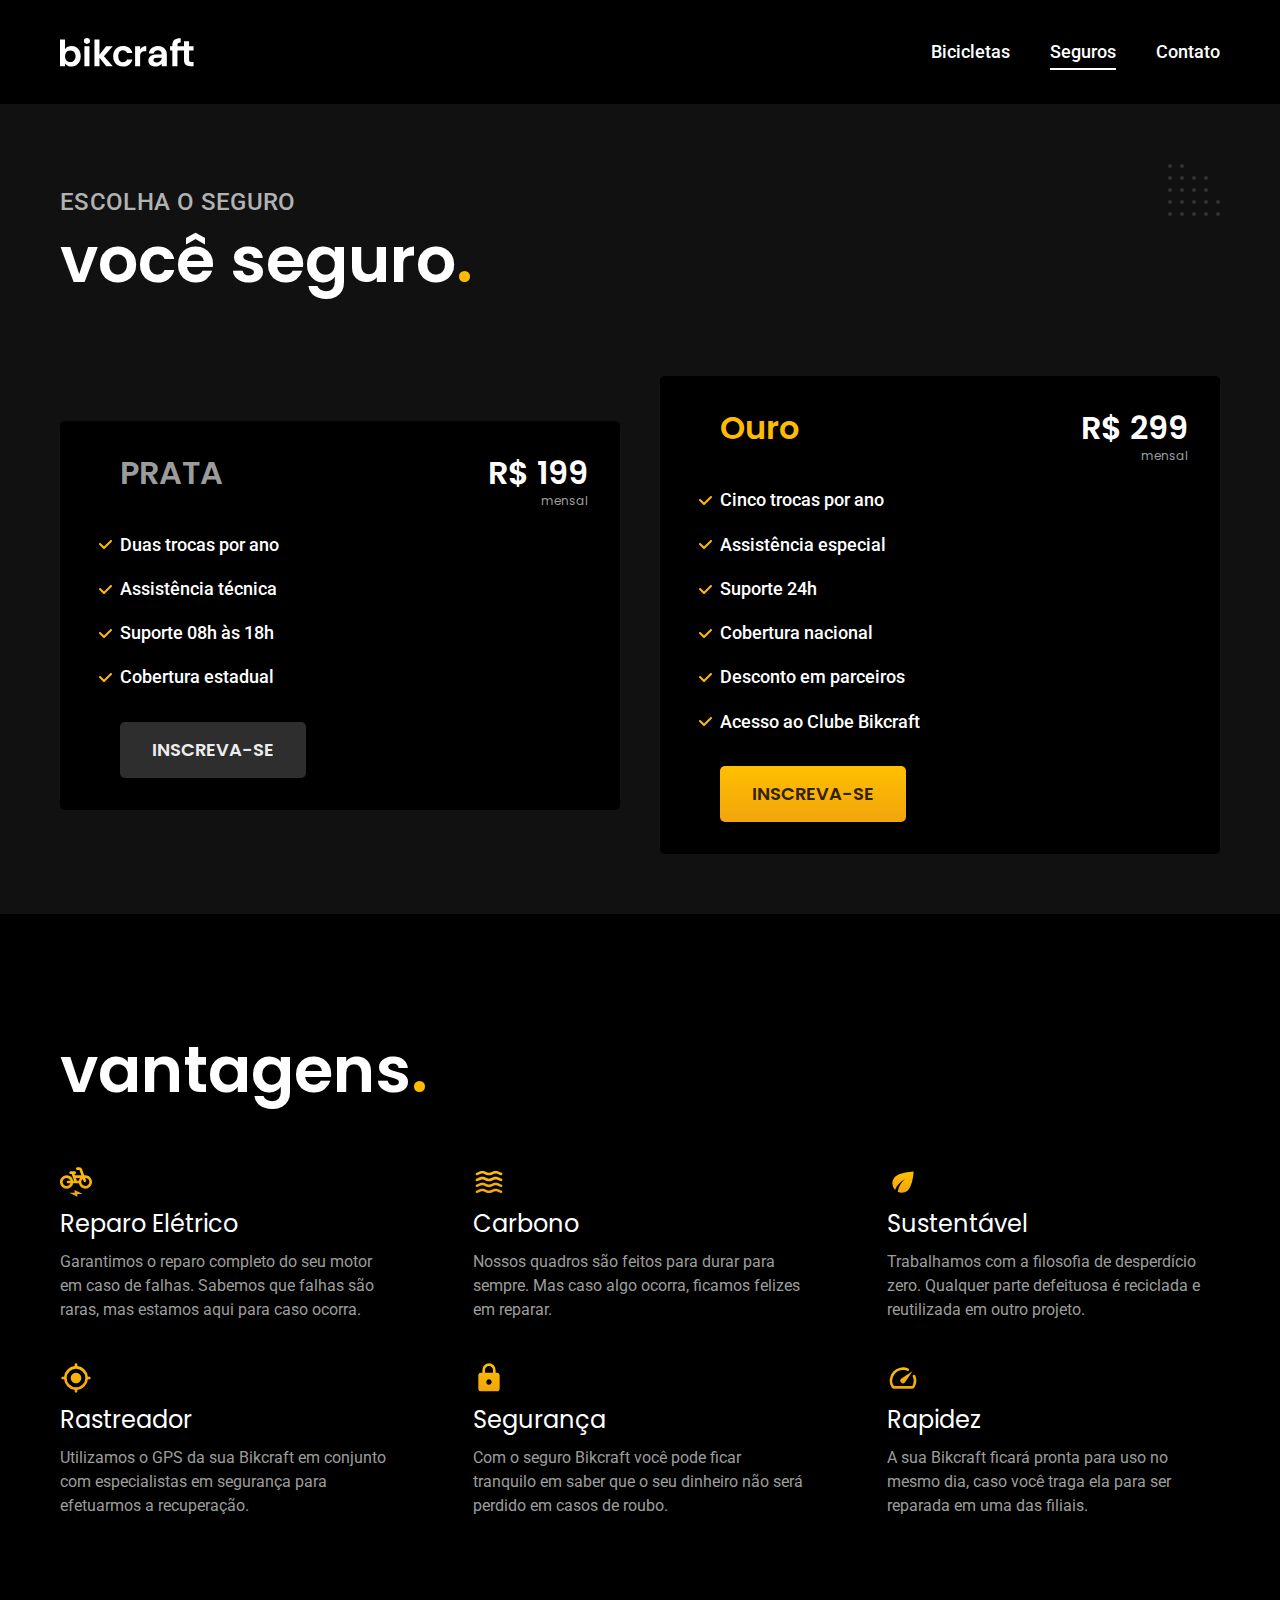
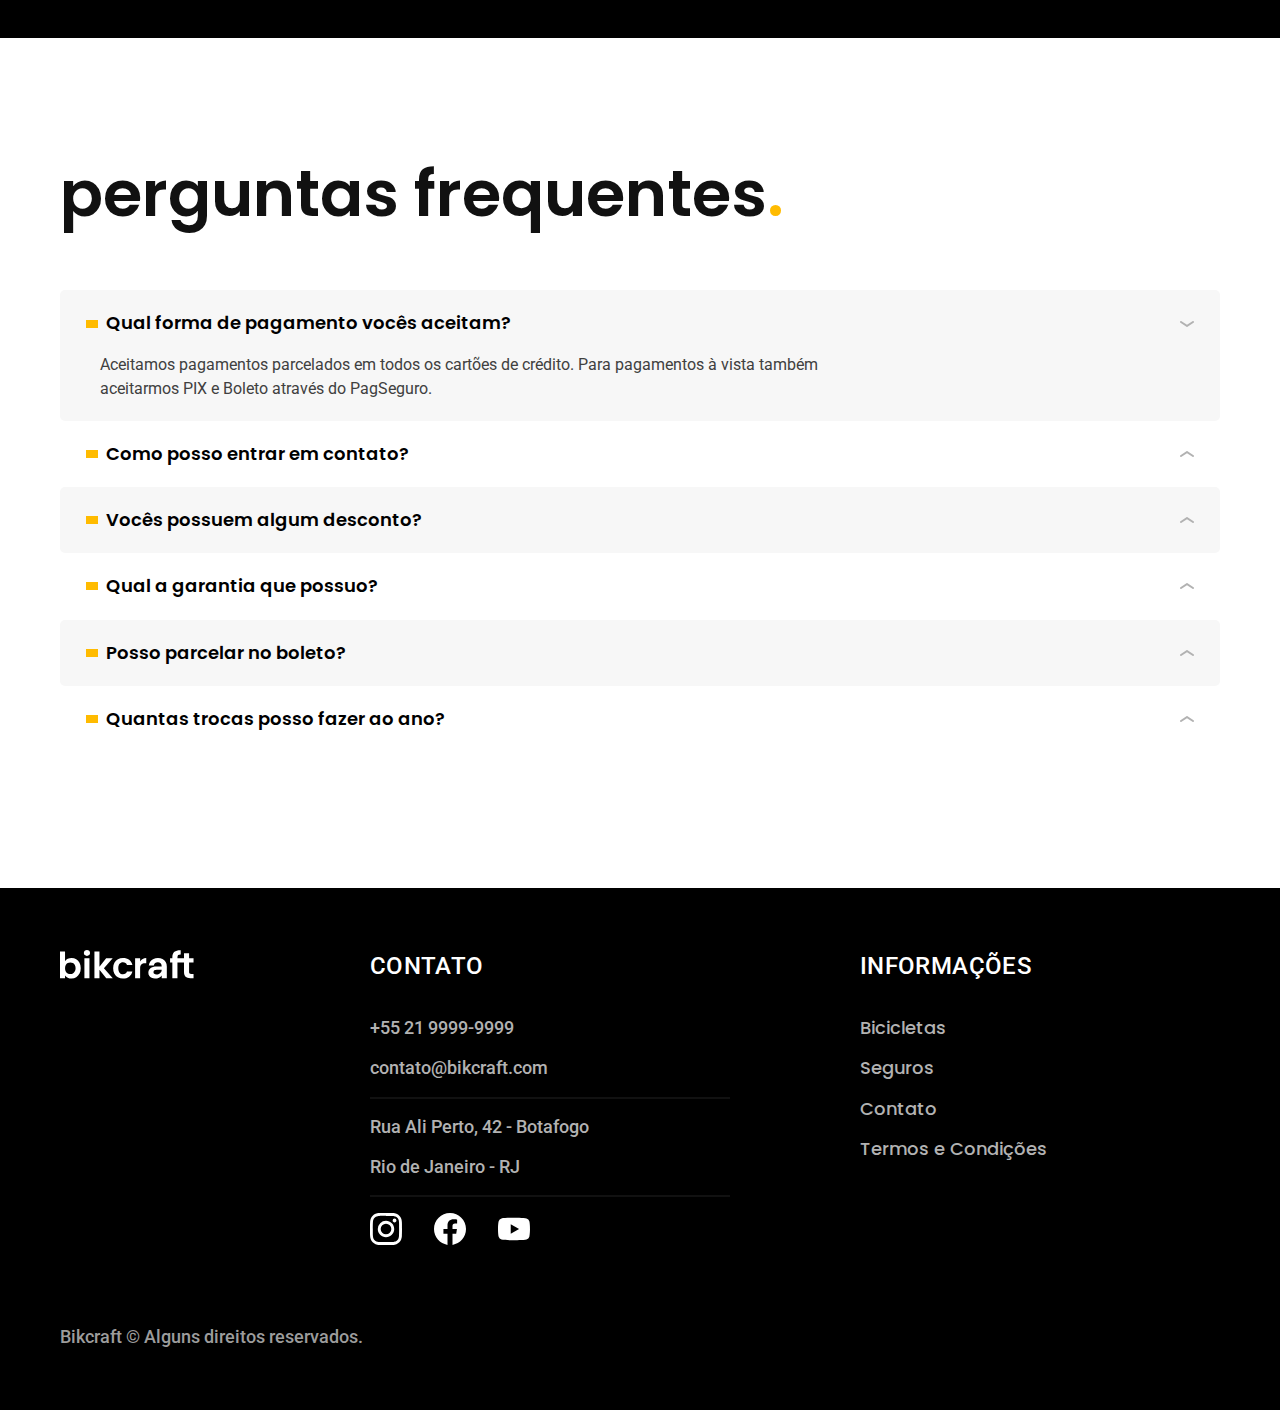
<file: pages/insurance.html>
<!DOCTYPE html>
<html lang="pt-br">

<head>
  <meta charset="UTF-8">
  <meta name="viewport" content="width=device-width, initial-scale=1.0">
  <title>Seguros | Bikcraft</title>
  <meta name="description" content="Seguros.">

  <link rel="icon" href="../img/favicon.svg" type="image/svg+xml">
  <link rel="preload" href="../css/style.min.css" as="style">
  <link rel="stylesheet" href="../css/style.min.css">

  <link rel="preconnect" href="https://fonts.googleapis.com">
  <link rel="preconnect" href="https://fonts.gstatic.com" crossorigin>
  <link href="https://fonts.googleapis.com/css2?family=Merriweather:ital,wght@1,900&family=Poppins:wght@400;600&family=Roboto:wght@400;500&display=swap" rel="stylesheet">
  <script>document.documentElement.classList.add("js");</script>
</head>

<body id="insurance">
  <header class="header-bg">
    <div class="header container">
      <a href="../">
        <img src="../img/bikcraft.svg" alt="Bikcraft" width="136" height="32">
      </a>
      <nav aria-label="primaria">
        <ul class="header-menu color-0 text-18-R">
          <li><a href="./bikes.html">Bicicletas</a></li>
          <li><a href="./insurance.html">Seguros</a></li>
          <li><a href="./contact.html">Contato</a></li>
        </ul>
      </nav>
    </div>
  </header>

  <main class="insurance-bg">
    <div class="title-bg">
      <div class="title container">
        <p class="text-24-Rb color-5">Escolha o seguro</p>
        <h1 class="text-64 color-0">você seguro<span class="color-p1">.</span></h1>
      </div>
    </div>

    <div class="insurance container">
      <div class="insurance-item fadeInLeft" data-anime="200">
        <h3 class="text-32-P color-6">PRATA</h3>
        <span class="text-32-P color-0">R$ 199 <span class="text-12 color-6">mensal</span></span>
        <ul class="text-18-R color-0">
          <li>Duas trocas por ano</li>
          <li>Assistência técnica</li>
          <li>Suporte 08h às 18h</li>
          <li>Cobertura estadual</li>
        </ul>
        <a class="button second text-18-Pb" href="./purchase.html?tipo=insurance&product=prata">Inscreva-se</a>
      </div>
      <div class="insurance-item fadeInRight" data-anime="200">
        <h3 class="text-32-P color-p1">Ouro</h3>
        <span class="text-32-P color-0">R$ 299 <span class="text-12 color-6">mensal</span></span>
        <ul class="text-18-R color-0">
          <li>Cinco trocas por ano</li>
          <li>Assistência especial</li>
          <li>Suporte 24h</li>
          <li>Cobertura nacional</li>
          <li>Desconto em parceiros</li>
          <li>Acesso ao Clube Bikcraft</li>
        </ul>
        <a class="button text-18-Pb" href="./purchase.html?tipo=insurance&product=ouro">Inscreva-se</a>
      </div>
    </div>

  </main>

  <article class="advantage-bg">
    <div class="advantage container">
      <h2 class="text-64 color-0">vantagens<span class="color-p1">.</span></h2>
      <ul>
        <li>
          <img src="../img/icones/eletrica.svg" alt="">
          <h3 class="text-24-P color-0">Reparo Elétrico</h3>
          <p class="text-16-R color-6">
            Garantimos o reparo completo do seu motor em caso de falhas. Sabemos que falhas são raras, mas estamos aqui para caso ocorra.
          </p>
        </li>
        <li>
          <img src="../img/icones/carbono.svg" alt="">
          <h3 class="text-24-P color-0">Carbono</h3>
          <p class="text-16-R color-6">
            Nossos quadros são feitos para durar para sempre. Mas caso algo ocorra, ficamos felizes em reparar.
          </p>
        </li>
        <li>
          <img src="../img/icones/sustentavel.svg" alt="">
          <h3 class="text-24-P color-0">Sustentável</h3>
          <p class="text-16-R color-6">
            Trabalhamos com a filosofia de desperdício zero. Qualquer parte defeituosa é reciclada e reutilizada em outro projeto.
          </p>
        </li>
        <li>
          <img src="../img/icones/rastreador.svg" alt="">
          <h3 class="text-24-P color-0">Rastreador</h3>
          <p class="text-16-R color-6">
            Utilizamos o GPS da sua Bikcraft em conjunto com especialistas em segurança para efetuarmos a recuperação.
          </p>
        </li>
        <li>
          <img src="../img/icones/seguro.svg" alt="">
          <h3 class="text-24-P color-0">Segurança</h3>
          <p class="text-16-R color-6">
            Com o seguro Bikcraft você pode ficar tranquilo em saber que o seu dinheiro não será perdido em casos de roubo.
          </p>
        </li>
        <li>
          <img src="../img/icones/velocidade.svg" alt="">
          <h3 class="text-24-P color-0">Rapidez</h3>
          <p class="text-16-R color-6">
            A sua Bikcraft ficará pronta para uso no mesmo dia, caso você traga ela para ser reparada em uma das filiais.
          </p>
        </li>
      </ul>
    </div>
  </article>

  <article class="questions container">
    <h2 class="text-64">perguntas frequentes<span class="color-p1">.</span></h2>
    <dl>
      <div>
        <dt><button class="text-18-Pb" aria-controls="question1" aria-expanded="true">Qual forma de pagamento vocês aceitam?</button></dt>
        <dd id="question1" class="text-16-R color-9 open">Aceitamos pagamentos parcelados em todos os cartões de crédito. Para pagamentos à vista também aceitarmos PIX e Boleto através do PagSeguro.</dd>
      </div>
      <div>
        <dt><button class="text-18-Pb" aria-controls="question2" aria-expanded="false">Como posso entrar em contato?</button></dt>
        <dd id="question2" class="text-16-R color-9">Aceitamos pagamentos parcelados em todos os cartões de crédito. Para pagamentos à vista também aceitarmos PIX e Boleto através do PagSeguro.</dd>
      </div>
      <div>
        <dt><button class="text-18-Pb" aria-controls="question3" aria-expanded="false">Vocês possuem algum desconto?</button></dt>
        <dd id="question3" class="text-16-R color-9">Aceitamos pagamentos parcelados em todos os cartões de crédito. Para pagamentos à vista também aceitarmos PIX e Boleto através do PagSeguro.</dd>
      </div>
      <div>
        <dt><button class="text-18-Pb" aria-controls="question4" aria-expanded="false">Qual a garantia que possuo?</button></dt>
        <dd id="question4" class="text-16-R color-9">Aceitamos pagamentos parcelados em todos os cartões de crédito. Para pagamentos à vista também aceitarmos PIX e Boleto através do PagSeguro.</dd>
      </div>
      <div>
        <dt><button class="text-18-Pb" aria-controls="question5" aria-expanded="false">Posso parcelar no boleto?</button></dt>
        <dd id="question5" class="text-16-R color-9">Aceitamos pagamentos parcelados em todos os cartões de crédito. Para pagamentos à vista também aceitarmos PIX e Boleto através do PagSeguro.</dd>
      </div>
      <div>
        <dt><button class="text-18-Pb" aria-controls="question6" aria-expanded="false">Quantas trocas posso fazer ao ano?</button></dt>
        <dd id="question6" class="text-16-R color-9">Aceitamos pagamentos parcelados em todos os cartões de crédito. Para pagamentos à vista também aceitarmos PIX e Boleto através do PagSeguro.</dd>
      </div>
    </dl>
  </article>

  <footer class="footer-bg">
    <div class="footer container">
      <img src="../img/bikcraft.svg" alt="Bikcraft">
      <div class="footer-contact">
        <h3 class="text-24-Rb color-0">Contato</h3>
        <ul class="text-18-R color-5">
          <li><a href="tel:+552199999999">+55 21 9999-9999</a></li>
          <li><a href="mailto:contato@bikcraft.com">contato@bikcraft.com</a></li>
          <li>Rua Ali Perto, 42 - Botafogo</li>
          <li>Rio de Janeiro - RJ</li>
        </ul>
        <div class="footer-social">
          <a href="../">
            <img src="../img/redes/instagram.svg" alt="Instagram">
          </a>
          <a href="../">
            <img src="../img/redes/facebook.svg" alt="Facebook">
          </a>
          <a href="../">
            <img src="../img/redes/youtube.svg" alt="Youtube">
          </a>

        </div>
      </div>
      <div class="footer-info">
        <h3 class="text-24-Rb color-0">Informações</h3>
        <nav>
          <ul class="text-18-P color-5">
            <li><a href="./bikes.html">Bicicletas</a></li>
            <li><a href="./insurance.html">Seguros</a></li>
            <li><a href="./contact.html">Contato</a></li>
            <li><a href="./terms.html">Termos e Condições</a></li>
          </ul>
        </nav>
      </div>
      <p class="footer-copy text-18-R color-6">Bikcraft © Alguns direitos reservados.</p>
    </div>
  </footer>
  <script src="../js/plugins/simple-anime.js"></script>
  <script src="../js/script.js"></script>
</body>

</html>
</file>
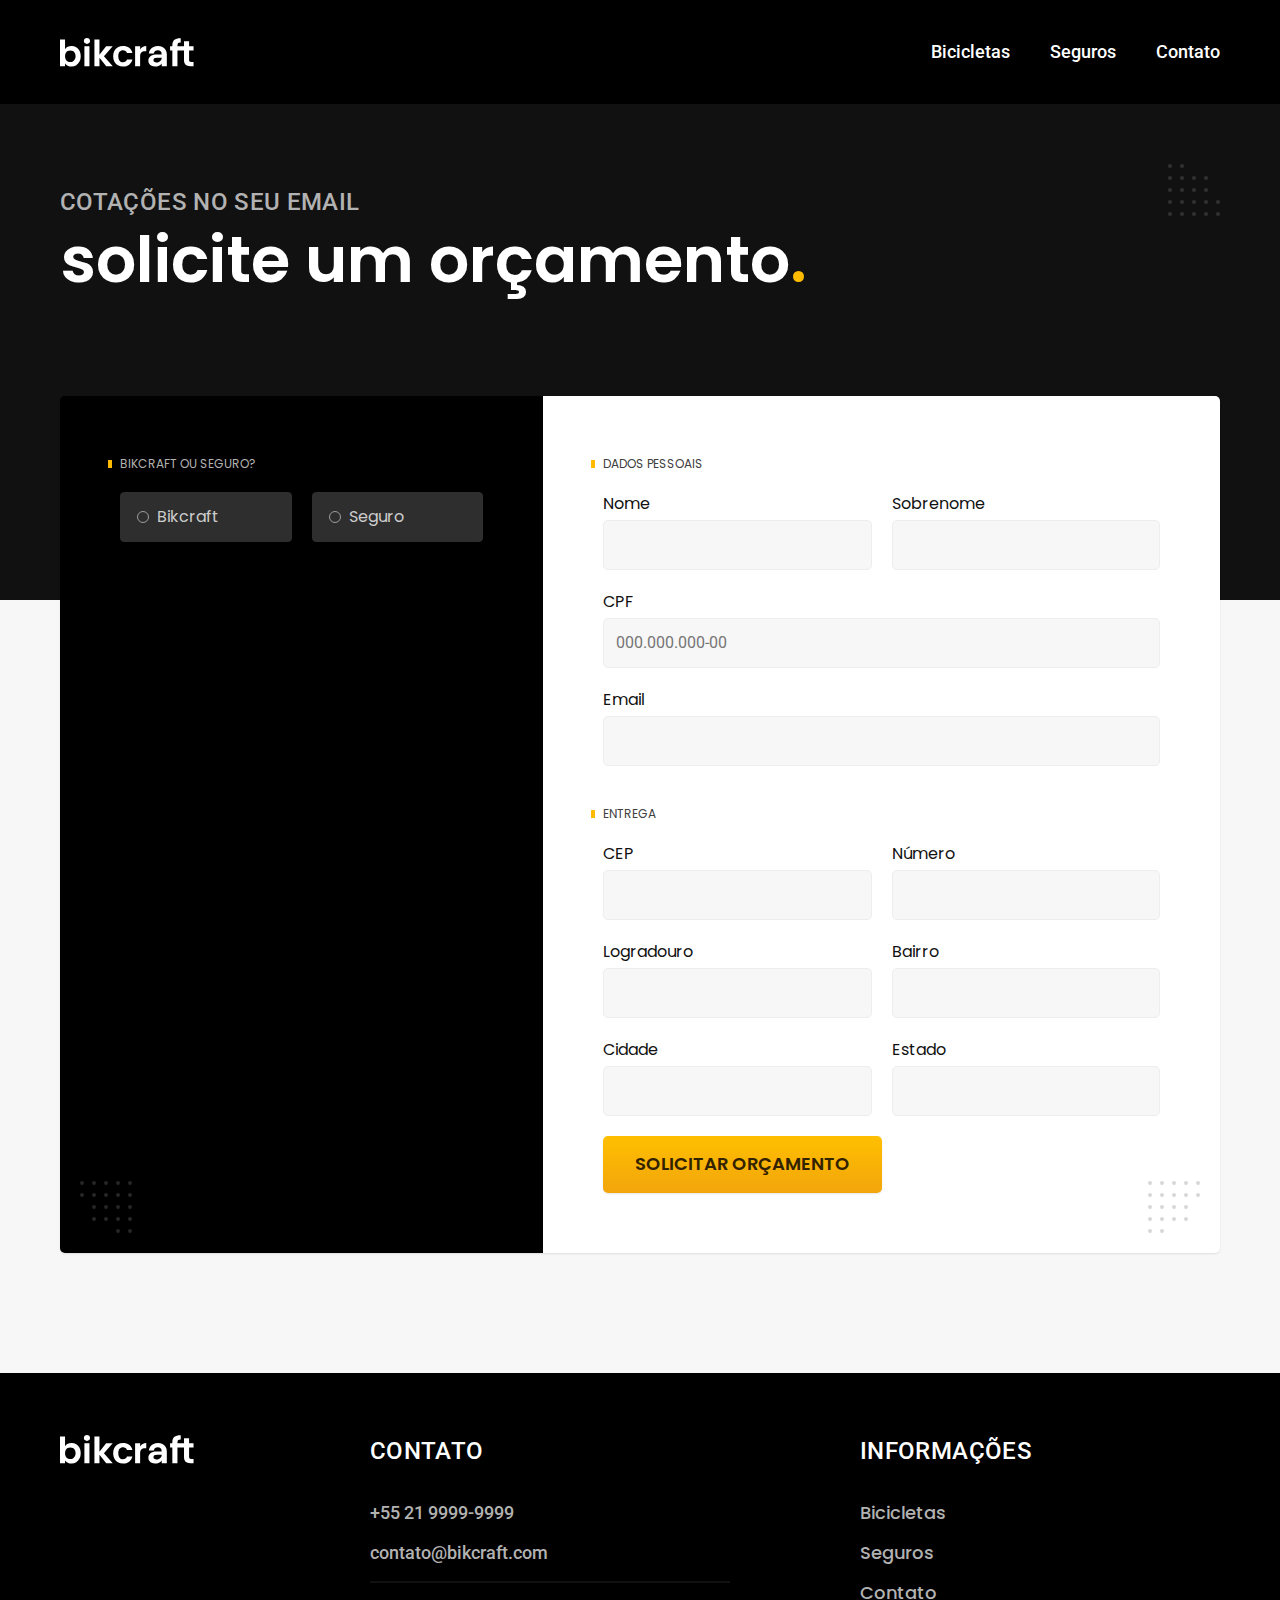
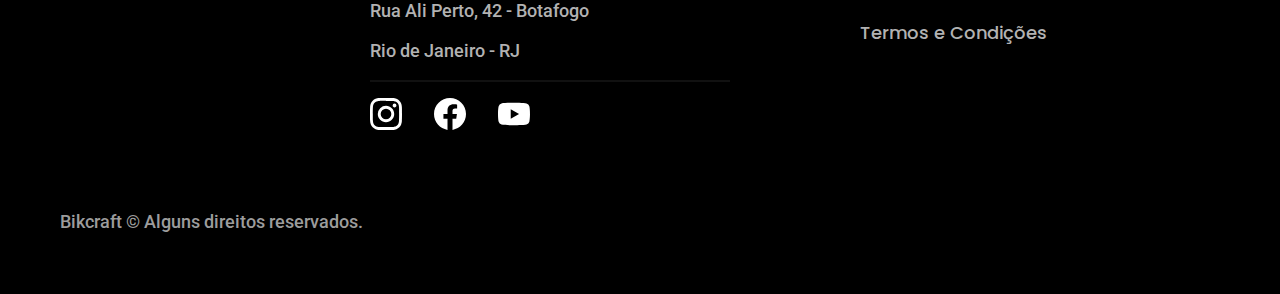
<file: pages/purchase.html>
<!DOCTYPE html>
<html lang="pt-br">

<head>
  <meta charset="UTF-8">
  <meta name="viewport" content="width=device-width, initial-scale=1.0">
  <title>Orçamento | Bikcraft</title>
  <meta name="description" content="Orçamento.">

  <link rel="icon" href="../img/favicon.svg" type="image/svg+xml">
  <link rel="preload" href="../css/style.min.css" as="style">
  <link rel="stylesheet" href="../css/style.min.css">

  <link rel="preconnect" href="https://fonts.googleapis.com">
  <link rel="preconnect" href="https://fonts.gstatic.com" crossorigin>
  <link href="https://fonts.googleapis.com/css2?family=Merriweather:ital,wght@1,900&family=Poppins:wght@400;600&family=Roboto:wght@400;500&display=swap" rel="stylesheet">
  <script>document.documentElement.classList.add("js");</script>
</head>

<body id="purchase">
  <header class="header-bg">
    <div class="header container">
      <a href="../">
        <img src="../img/bikcraft.svg" alt="Bikcraft" width="136" height="32">
      </a>
      <nav aria-label="primaria">
        <ul class="header-menu color-0 text-18-R">
          <li><a href="./bikes.html">Bicicletas</a></li>
          <li><a href="./insurance.html">Seguros</a></li>
          <li><a href="./contact.html">Contato</a></li>
        </ul>
      </nav>
    </div>
  </header>

  <main>
    <div class="title-bg">
      <div class="title container">
        <p class="text-24-Rb color-5">Cotações no seu email</p>
        <h1 class="text-64 color-0">solicite um orçamento<span class="color-p1">.</span></h1>
      </div>
    </div>

    <form class="purchase container" action="./">
      <div class="purchase-product">
        <h2 class="text-12 color-5">Bikcraft ou Seguro?</h2>

        <input type="radio" name="tipo" value="bikcraft" id="bikcraft">
        <label for="bikcraft">Bikcraft</label>

        <input type="radio" name="tipo" value="insurance" id="insurance">
        <label for="insurance">Seguro</label>

        <div class="purchase-content" id="purchase-bikcraft">
          <h2 class="text-12 color-5">Escolha a sua</h2>

          <input type="radio" name="product" value="nimbus" id="nimbus">
          <label for="nimbus">Nimbus Stark <span>R$ 4999</span></label>
          <div class="purchase-details">
            <ul class="text-12 color-8">
              <li><img src="../img/icones/eletrica.svg" alt="">Motor Elétrico</li>
              <li><img src="../img/icones/carbono.svg" alt="">Fibra de Carbono</li>
              <li><img src="../img/icones/velocidade.svg" alt="">50 km/h</li>
              <li><img src="../img/icones/rastreador.svg" alt="">Rastreador</li>
            </ul>
            <img src="../img/bicicletas/nimbus.jpg" alt="Bicicleta Preta">
          </div>

          <input type="radio" name="product" value="magic" id="magic">
          <label for="magic">Magic Might <span>R$ 2499</span></label>
          <div class="purchase-details">
            <ul class="text-12 color-8">
              <li><img src="../img/icones/eletrica.svg" alt="">Motor Elétrico</li>
              <li><img src="../img/icones/carbono.svg" alt="">Fibra de Carbono</li>
              <li><img src="../img/icones/velocidade.svg" alt="">50 km/h</li>
              <li><img src="../img/icones/rastreador.svg" alt="">Rastreador</li>
            </ul>
            <img src="../img/bicicletas/magic.jpg" alt="Bicicleta Preta">
          </div>

          <input type="radio" name="product" value="nebula" id="nebula">
          <label for="nebula">Nebula Cosmic <span>R$ 3999</span></label>
          <div class="purchase-details">
            <ul class="text-12 color-8">
              <li><img src="../img/icones/eletrica.svg" alt="">Motor Elétrico</li>
              <li><img src="../img/icones/carbono.svg" alt="">Fibra de Carbono</li>
              <li><img src="../img/icones/velocidade.svg" alt="">40 km/h</li>
              <li><img src="../img/icones/rastreador.svg" alt="">Rastreador</li>
            </ul>
            <img src="../img/bicicletas/nebula.jpg" alt="Bicicleta Branca">
          </div>

        </div>

        <div class="purchase-content" id="purchase-insurance">
          <h2 class="text-12 color-5">Escolha o plano</h2>

          <input type="radio" name="product" value="prata" id="prata">
          <label for="prata">Prata<span>R$ 199</span></label>

          <input type="radio" name="product" value="ouro" id="ouro">
          <label for="ouro">Ouro<span>R$ 299</span></label>
        </div>
      </div>
      <div class="purchase-data form">
        <h2 class="text-12 color-9 col-2">dados pessoais</h2>
        <div>
          <label for="name">Nome</label>
          <input type="text" name="name" id="name">
        </div>
        <div>
          <label for="lastName">Sobrenome</label>
          <input type="text" name="lastName" id="lastName">
        </div>
        <div class="col-2">
          <label for="cpf">CPF</label>
          <input type="text" name="cpf" id="cpf" placeholder="000.000.000-00">
        </div>
        <div class="col-2">
          <label for="email">Email</label>
          <input type="email" name="email" id="email">
        </div>
        <h2 class="text-12 color-9 col-2">entrega</h2>
        <div>
          <label for="cep">CEP</label>
          <input type="text" name="cep" id="cep">
        </div>
        <div>
          <label for="number">Número</label>
          <input type="text" name="number" id="number">
        </div>
        <div>
          <label for="logradouro">Logradouro</label>
          <input type="text" name="logradouro" id="logradouro">
        </div>
        <div>
          <label for="neighborhood">Bairro</label>
          <input type="text" name="neighborhood" id="neighborhood">
        </div>
        <div>
          <label for="city">Cidade</label>
          <input type="text" name="city" id="city">
        </div>
        <div>
          <label for="state">Estado</label>
          <input type="text" name="state" id="state">
        </div>
        <button class="button text-18-Pb col-2">Solicitar Orçamento</button>
      </div>
    </form>
  </main>

  <footer class="footer-bg">
    <div class="footer container">
      <img src="../img/bikcraft.svg" alt="Bikcraft">
      <div class="footer-contact">
        <h3 class="text-24-Rb color-0">Contato</h3>
        <ul class="text-18-R color-5">
          <li><a href="tel:+552199999999">+55 21 9999-9999</a></li>
          <li><a href="mailto:contato@bikcraft.com">contato@bikcraft.com</a></li>
          <li>Rua Ali Perto, 42 - Botafogo</li>
          <li>Rio de Janeiro - RJ</li>
        </ul>
        <div class="footer-social">
          <a href="../">
            <img src="../img/redes/instagram.svg" alt="Instagram">
          </a>
          <a href="../">
            <img src="../img/redes/facebook.svg" alt="Facebook">
          </a>
          <a href="../">
            <img src="../img/redes/youtube.svg" alt="Youtube">
          </a>

        </div>
      </div>
      <div class="footer-info">
        <h3 class="text-24-Rb color-0">Informações</h3>
        <nav>
          <ul class="text-18-P color-5">
            <li><a href="./bikes.html">Bicicletas</a></li>
            <li><a href="./insurance.html">Seguros</a></li>
            <li><a href="./contact.html">Contato</a></li>
            <li><a href="./terms.html">Termos e Condições</a></li>
          </ul>
        </nav>
      </div>
      <p class="footer-copy text-18-R color-6">Bikcraft © Alguns direitos reservados.</p>
    </div>
  </footer>
  <script src="../js/script.js"></script>
</body>

</html>
</file>
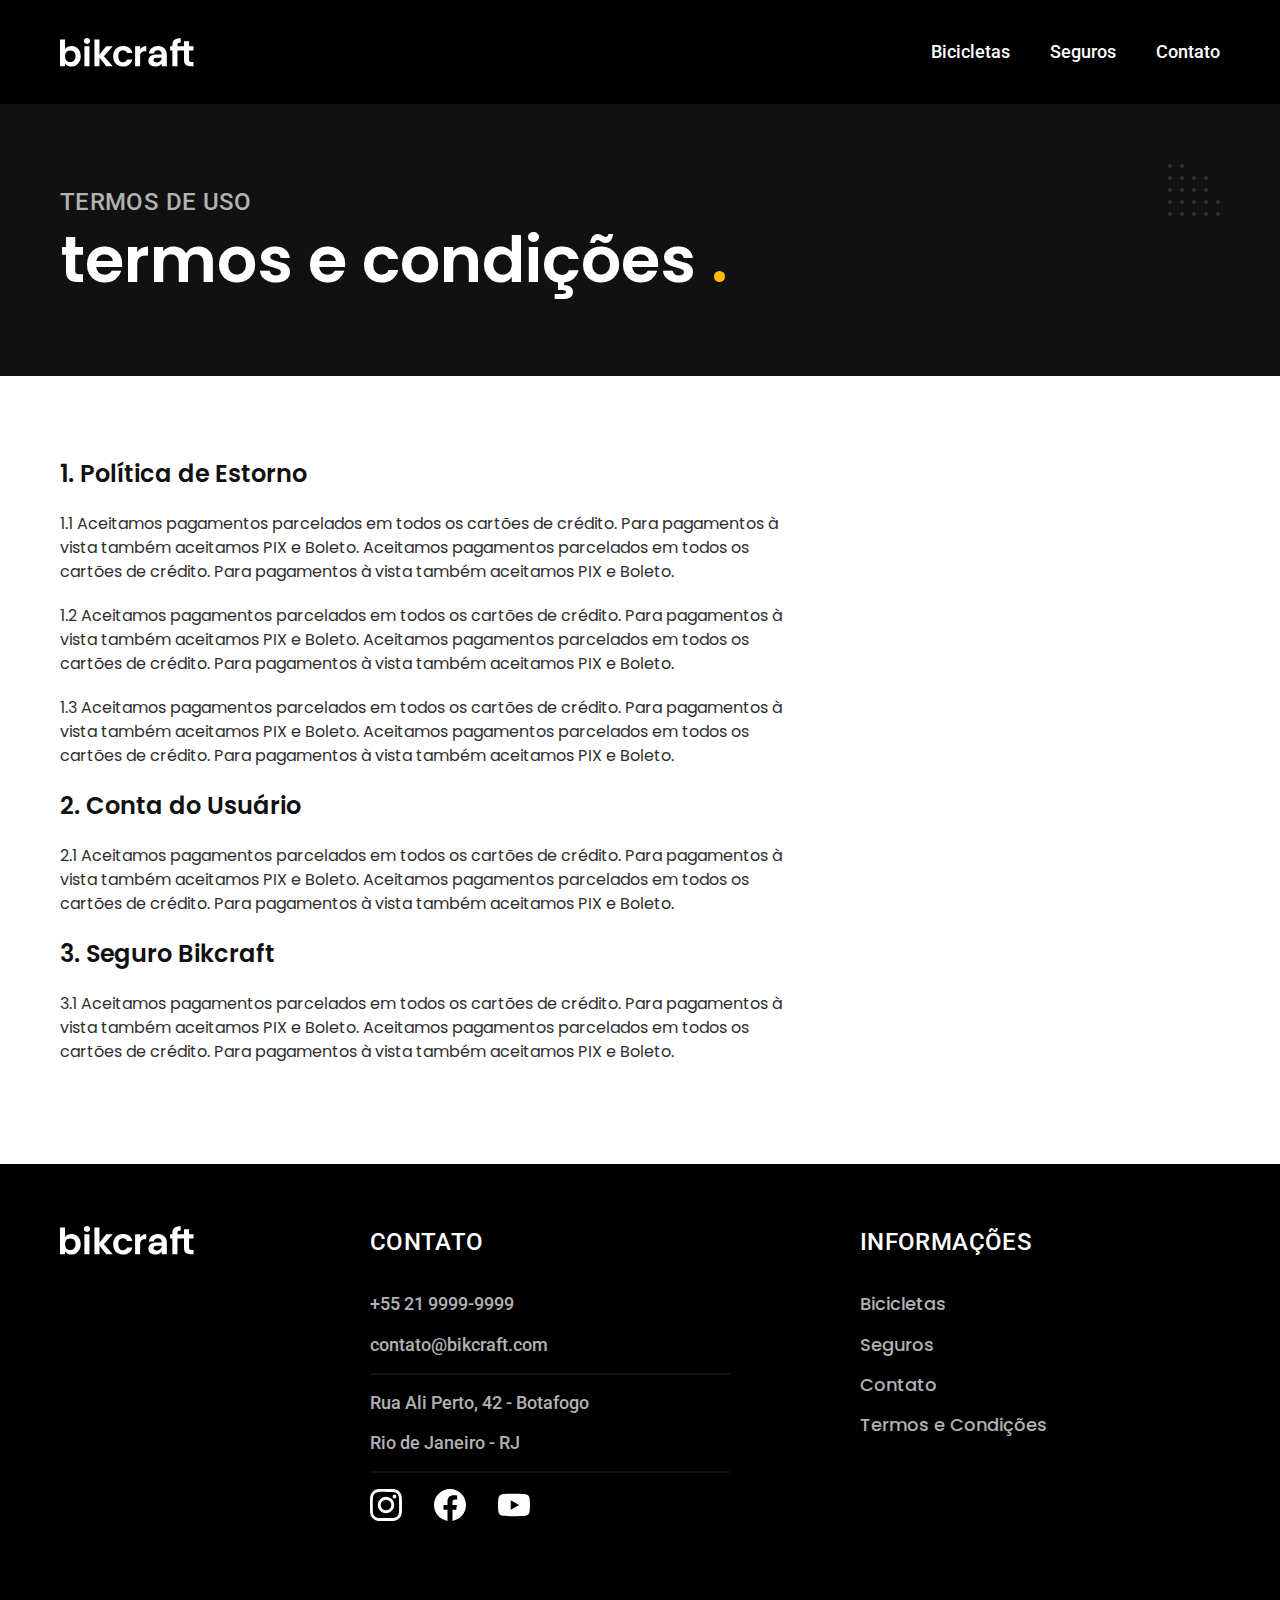
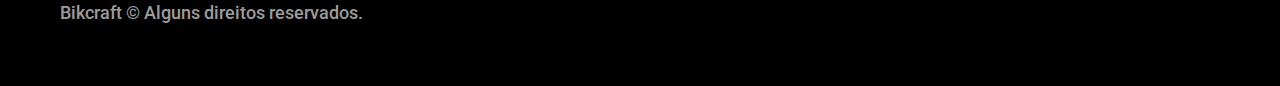
<file: pages/terms.html>
<!DOCTYPE html>
<html lang="pt-br">

<head>
  <meta charset="UTF-8">
  <meta name="viewport" content="width=device-width, initial-scale=1.0">
  <title>Termos e Condições | Bikcraft</title>
  <meta name="description" content="Termos e condições.">

  <link rel="icon" href="../img/favicon.svg" type="image/svg+xml">
  <link rel="preload" href="../css/style.min.css" as="style">
  <link rel="stylesheet" href="../css/style.min.css">

  <link rel="preconnect" href="https://fonts.googleapis.com">
  <link rel="preconnect" href="https://fonts.gstatic.com" crossorigin>
  <link href="https://fonts.googleapis.com/css2?family=Merriweather:ital,wght@1,900&family=Poppins:wght@400;600&family=Roboto:wght@400;500&display=swap" rel="stylesheet">
  <script>document.documentElement.classList.add("js");</script>
</head>

<body id="terms">
  <header class="header-bg">
    <div class="header container">
      <a href="../">
        <img src="../img/bikcraft.svg" alt="Bikcraft" width="136" height="32">
      </a>
      <nav aria-label="primaria">
        <ul class="header-menu color-0 text-18-R">
          <li><a href="./bikes.html">Bicicletas</a></li>
          <li><a href="./insurance.html">Seguros</a></li>
          <li><a href="./contact.html">Contato</a></li>
        </ul>
      </nav>
    </div>
  </header>

  <main>
    <div class="title-bg">
      <div class="title container">
        <p class="text-24-Rb color-5">Termos de uso</p>
        <h1 class="text-64 color-0">termos e condições <span class="color-p1">.</span></h1>
      </div>
    </div>
    <div class="terms text-16-P color-10 container">
      <h2 class="text-24-P color-11">1. Política de Estorno</h2>
      <p>1.1 Aceitamos pagamentos parcelados em todos os cartões de crédito. Para pagamentos à vista também aceitamos PIX e Boleto. Aceitamos pagamentos parcelados em todos os cartões de crédito. Para pagamentos à vista também aceitamos PIX e Boleto.
      </p>
      <p>1.2 Aceitamos pagamentos parcelados em todos os cartões de crédito. Para pagamentos à vista também aceitamos PIX e Boleto. Aceitamos pagamentos parcelados em todos os cartões de crédito. Para pagamentos à vista também aceitamos PIX e Boleto.
      </p>
      <p>1.3 Aceitamos pagamentos parcelados em todos os cartões de crédito. Para pagamentos à vista também aceitamos PIX e Boleto. Aceitamos pagamentos parcelados em todos os cartões de crédito. Para pagamentos à vista também aceitamos PIX e Boleto.
      </p>
      <h2 class="text-24-P color-11">2. Conta do Usuário</h2>
      <p>2.1 Aceitamos pagamentos parcelados em todos os cartões de crédito. Para pagamentos à vista também aceitamos PIX e Boleto. Aceitamos pagamentos parcelados em todos os cartões de crédito. Para pagamentos à vista também aceitamos PIX e Boleto.
      </p>
      <h2 class="text-24-P color-11">3. Seguro Bikcraft</h2>
      <p>3.1 Aceitamos pagamentos parcelados em todos os cartões de crédito. Para pagamentos à vista também aceitamos PIX e Boleto. Aceitamos pagamentos parcelados em todos os cartões de crédito. Para pagamentos à vista também aceitamos PIX e Boleto.
      </p>
    </div>
  </main>

  <footer class="footer-bg">
    <div class="footer container">
      <img src="../img/bikcraft.svg" alt="Bikcraft">
      <div class="footer-contact">
        <h3 class="text-24-Rb color-0">Contato</h3>
        <ul class="text-18-R color-5">
          <li><a href="tel:+552199999999">+55 21 9999-9999</a></li>
          <li><a href="mailto:contato@bikcraft.com">contato@bikcraft.com</a></li>
          <li>Rua Ali Perto, 42 - Botafogo</li>
          <li>Rio de Janeiro - RJ</li>
        </ul>
        <div class="footer-social">
          <a href="../">
            <img src="../img/redes/instagram.svg" alt="Instagram">
          </a>
          <a href="../">
            <img src="../img/redes/facebook.svg" alt="Facebook">
          </a>
          <a href="../">
            <img src="../img/redes/youtube.svg" alt="Youtube">
          </a>

        </div>
      </div>
      <div class="footer-info">
        <h3 class="text-24-Rb color-0">Informações</h3>
        <nav>
          <ul class="text-18-P color-5">
            <li><a href="./bikes.html">Bicicletas</a></li>
            <li><a href="./insurance.html">Seguros</a></li>
            <li><a href="./contact.html">Contato</a></li>
            <li><a href="./terms.html">Termos e Condições</a></li>
          </ul>
        </nav>
      </div>
      <p class="footer-copy text-18-R color-6">Bikcraft © Alguns direitos reservados.</p>
    </div>
  </footer>
  <script src="../js/script.js"></script>
</body>

</html>
</file>
<file: css/style.min.css>
body{margin:0;font-family:Arial,Helvetica,sans-serif;color:#111}blockquote,dd,h1,h2,h3,h4,p,ul{margin:0}ul{padding:0;list-style:none}a{text-decoration:none;color:inherit}img{max-width:100%;height:auto;display:block}img[src$=".jpg"]{border-radius:5px}.header-bg{background-color:var(--c-12)}.header{display:flex;flex-wrap:wrap;justify-content:space-between;align-items:center}.header-menu{display:flex;gap:40px;flex-wrap:wrap}.header-menu a{display:inline-block;padding:20px 0;position:relative}.header-menu a:after{position:absolute;content:"";display:block;width:0;height:2px;background-color:var(--c-0);margin-top:4px;transition:.3s}.header-menu a.active::after,.header-menu a:hover:after{width:100%}@media (max-width:800px){.header{gap:20px}.header-menu{gap:20px}.header-menu a{background-color:var(--c-11);padding:12px 16px;border-radius:5px}.header-menu a:hover{background:var(--c-10)}.header-menu a:after{display:none}}@media (max-width:600px){.header{gap:20px}.header-menu{gap:12px}.header-menu a{background-color:var(--c-11);padding:8px 12px;border-radius:5px}}.footer-bg{background-color:var(--c-12)}.footer{display:grid;grid-template-columns:1.5fr 2.5fr 2fr;gap:40px;padding-top:60px!important;padding-bottom:60px!important}.footer h3{margin-bottom:32px}.footer-contact li:nth-child(2n):after{content:"";display:block;max-width:360px;height:2px;background:var(--c-11);margin-top:16px}.footer li{margin-bottom:16px}.footer-social{display:flex;gap:32px}.footer a:hover{color:var(--c-0)}.footer-copy{grid-column:1/-1;margin-top:40px}@media (max-width:800px){.footer>img{display:none}.footer{grid-template-columns:1fr 1fr}}@media (max-width:600px){.footer{grid-template-columns:1fr;gap:60px}.footer-copy{margin-top:0}}:root{--c-0:#ffffff;--c-1:#f7f7f7;--c-2:#ededed;--c-3:#dedede;--c-4:#cccccc;--c-5:#b2b2b2;--c-6:#9c9c9c;--c-7:#717171;--c-8:#595959;--c-9:#404040;--c-10:#2e2e2e;--c-11:#111111;--c-12:#000000;--p-1:#ffbb00;--p-2:#e4a30b;--p-3:#a66f00;--p-4:#664400;--p-5:#332200}.color-0{color:var(--c-0)}.color-1{color:var(--c-1)}.color-2{color:var(--c-2)}.color-3{color:var(--c-3)}.color-4{color:var(--c-4)}.color-5{color:#b2b2b2}.color-6{color:var(--c-6)}.color-7{color:var(--c-7)}.color-8{color:var(--c-8)}.color-9{color:var(--c-9)}.color-10{color:var(--c-10)}.color-11{color:var(--c-11)}.color-12{color:var(--c-12)}.color-p1{color:var(--p-1)}.color-p2{color:var(--p-2)}.color-p3{color:var(--p-3)}.color-p4{color:var(--p-4)}.color-p5{color:var(--p-5)}.container{max-width:1160px;margin:0 auto;padding:20px}.button{display:inline-block;text-transform:uppercase;background:linear-gradient(#ffbf00,#f2a50c);padding:16px 32px;border-radius:5px;color:var(--p-5);box-shadow:0 1px 2px rgba(0,0,0,.1);max-width:max-content;border:none;cursor:pointer}.button:hover{background:linear-gradient(#ffb60d,#e59317)}.button.second{background:var(--c-10);color:var(--c-2)}.button.second:hover{background:var(--c-9)}.button.arrow{display:flex;align-items:center}.button.arrow::after{content:"";display:inline-block;width:18px;height:10px;margin-left:12px;background:url("../img/icones/seta.svg");transition:.2s}.button.arrow:hover::after{transform:translateX(4px)}.link{display:inline-block;color:var(--p-1);font-family:Poppins,sans-serif;font-size:1.5rem;line-height:1.5;font-weight:500;text-transform:uppercase}.link::after{content:"";display:block;width:100%;height:4px;background-color:currentColor}.link:hover{color:var(--c-0)}.title-bg{padding-top:60px;padding-bottom:60px;background-color:var(--c-11)}.title{background:url("../img/dec/top-right.svg") no-repeat top right 20px}.title p{margin-bottom:4px}@media (max-width:800px){.title-bg{padding-top:40px;padding-bottom:40px}.title p{font-size:1rem;text-transform:lowercase;font-weight:400}}@media (max-width:600px){.button{padding:12px 16px}}.text-12{font-size:.75rem;line-height:1.33;font-family:Poppins,sans-serif;font-weight:400}.text-14{font-size:.875rem;line-height:1.43;font-family:Roboto,sans-serif;font-weight:400}.text-16-P{font-size:1rem;line-height:1.5;font-family:Poppins,sans-serif;font-weight:400}.text-16-R{font-size:1rem;line-height:1.5;font-family:Roboto,sans-serif;font-weight:400}.text-18-P,.text-18-Pb{font-size:1.125rem;line-height:1.35;font-family:Poppins,sans-serif;font-weight:500}.text-18-Pb{font-weight:600}.text-18-R{font-size:1.125rem;line-height:1.35;font-family:Roboto,sans-serif;font-weight:500}.text-24-P{font-size:1.5rem;line-height:1.5;font-family:Poppins,sans-serif;font-weight:400}.text-24-R,.text-24-Rb{font-size:1.5rem;line-height:1.5;font-family:Roboto,sans-serif;font-weight:400}.text-24-Rb{font-weight:500;letter-spacing:.015em;text-transform:uppercase}.text-32-P{font-size:2rem;line-height:1.25;font-family:Poppins,sans-serif;font-weight:600}.text-32-R{font-size:2rem;line-height:1.25;font-family:Roboto,sans-serif;font-weight:500}.text-64{font-size:4rem;line-height:1.125;font-family:Poppins,sans-serif;font-weight:600}@media (max-width:1200px){.text-64{font-size:3rem}.text-24-R,.text-24-Rb{font-size:1.125rem}}@media (max-width:800px){.text-64{font-size:2rem}.text-32-P,.text-32-R{font-size:1.5rem}}@media (max-width:600px){.text-18-R{font-size:.875rem}.text-18-Pb{font-size:1rem}}.form{display:grid;grid-template-columns:1fr 1fr;gap:20px}.form label{display:block;font:400 1rem/1.5 Poppins,sans-serif;margin-bottom:4px}.form .col-2{grid-column:span 2}.form input[type=email],.form input[type=text],.form textarea{font:400 1rem/1.5 Roboto,sans-serif;background:var(--c-1);border:1px solid var(--c-2);padding:12px;border-radius:5px;width:100%;box-sizing:border-box}.form input[type=email]:focus,.form input[type=text]:focus,.form textarea:focus{outline:0;border-color:var(--p-1);background:var(--c-0);box-shadow:0 0 0 2px #fea}@media (max-width:600px){.form{grid-template-columns:1fr}.form .col-2{grid-column:1}}.js .fadeInDown{transform:translate3d(0,-20px,0)}.js .fadeInUp{transform:translate3d(0,20px,0)}.js .fadeInRight{transform:translate3d(20px,0,0)}.js .fadeInLeft{transform:translate3d(-20px,0,0)}.js [data-anime]{opacity:0}.js .anime{opacity:1;transform:none;transition:transform .8s,opacity .8s}.start-bg{background:var(--c-12) url("../img/dec/bottom-left.svg") no-repeat bottom 160px left 20px;box-shadow:inset 0 -120px var(--c-0)}.start{display:grid;grid-template-columns:1fr 1fr;gap:0 40px}.start-container{align-self:center;padding-bottom:200px}.start-container h1{margin-bottom:32px}.start-container p{margin-bottom:30px}.start img{height:100%;width:100%;object-fit:cover;border-radius:5px}@media (max-width:800px){.start-bg{background:var(--c-11);padding-top:40px;box-shadow:inset 0 -60px var(--c-0)}.start{grid-template-columns:1fr;gap:32px}.start-container{padding-bottom:0}.start-container h1{margin-bottom:16px}.start-container p{margin-bottom:16px}.start img{height:300px;width:100%}}.technology-bg{background-color:var(--c-11);box-shadow:inset 0 80px var(--c-0),inset 0 -80px var(--c-0)}.technology{display:grid;grid-template-columns:1fr 1fr;gap:40px}.technology-image img{width:100%;height:100%;object-fit:cover;object-position:left}.technology-container{padding-top:160px;padding-bottom:160px}.technology-container>span{display:block;margin-bottom:20px}.technology-container h2{margin-bottom:32px}.technology-container>p{margin-bottom:20px}.technology-container a{margin-bottom:80px}.technology-bonus{display:flex;gap:40px}.technology-bonus h3{margin-bottom:8px;width:max-content}.technology-bonus img{width:24px}@media (max-width:800px){.technology-bg{box-shadow:initial}.technology{grid-template-columns:1fr}.technology-container{padding-top:60px;padding-bottom:60px}.technology-image{display:none}.technology-container a{margin-bottom:60px}}@media (max-width:600px){.technology-bonus{flex-direction:column}}.partnership{padding-top:60px;padding-bottom:120px}.partnership h2{margin-bottom:60px}.partnership-list{padding:0 20px;max-width:1440px;margin:0 auto;display:grid;grid-template-columns:repeat(4,1fr)}.partnership-list li{display:flex;padding:32px;border-left:2px solid var(--c-2)}.partnership-list img{margin:auto}.partnership-list li:first-child,.partnership-list li:nth-child(5){border-left:none}.partnership-list li:nth-child(n+5){border-top:2px solid var(--c-2)}@media (max-width:800px){.partnership{padding-bottom:60px}.partnership h2{margin-bottom:20px}.partnership-list{grid-template-columns:1fr 1fr}.partnership-list li{padding:20px}.partnership-list li:nth-child(n+3){border-top:2px solid var(--c-2)}.partnership-list li:nth-child(odd){border-left:none}}.feedback{display:grid;grid-template-columns:1fr 1fr;background-color:var(--p-1);overflow:hidden}.feedback img{border-radius:0;width:100%;height:100%;object-fit:cover}.feedback-container{padding:40px 40px 80px 80px;align-self:end;background:url("../img/dec/bottom-right-p.svg") no-repeat bottom 40px right 40px}.feedback-container p{font-family:Merriweather;font-style:italic;font-weight:900;margin-bottom:32px;max-width:32ch;position:relative}.feedback p::after,.feedback p::before{font-size:5rem;color:var(--p-2);position:absolute}.feedback p::before{content:"“";top:-20px;left:-50px}.feedback p::after{content:"”"}@media (min-width:1200px){.feedback img{max-height:520px}}@media (max-width:800px){.feedback{grid-template-columns:1fr;text-align:center}.feedback img{max-height:200px}.feedback-container{padding:40px 20px;justify-items:center}}.bikes-list{padding-top:60px;padding-bottom:120px}.bikes-list h2{margin-bottom:40px}.bikes-list-container{display:flex;gap:40px;max-width:1440px;margin:0 auto;overflow-x:auto}#bike .bikes-list-container{padding:0 0 20px 0}.bikes-list-container li{flex:1;min-width:280px}.bikes-list-container a{display:block}.bikes-list-container img{margin-bottom:16px}.bikes-list-container h3{margin-bottom:8px;display:flex;align-items:center}.bikes-list-container h3::before{content:"";display:inline-block;width:12px;height:8px;margin-right:8px;background-color:var(--p-1);transition:.3s}.bikes-list-container li:hover h3::before{width:32px}.bikes-list-container li span{margin-left:20px}@media (max-width:800px){.bikes-list{padding-bottom:60px}.bikes-list-container{gap:20px}}.bikes-bg{background:linear-gradient(to right,var(--c-0) 30%,var(--c-11) 0)}.bikes{display:grid;grid-template-columns:1fr 1fr;gap:40px;padding-top:60px;padding-bottom:60px;background:url("../img/dec/top-right.svg") no-repeat top 40px right 20px}.bikes-image{display:grid}.bikes-image img{grid-area:1/1}.bikes-image span{grid-area:1/1;place-self:start end;margin-top:20px;background-color:var(--c-12);display:inline-block;padding:8px 16px 8px 8px;border-radius:5px 0 0 5px}.bikes-content{display:grid;grid-template-columns:1fr auto;align-content:start}.bikes h2,.bikes p{grid-column:1/-1}.bikes h2{margin-bottom:20px}.bikes h2::before{content:"";display:block;width:12px;height:8px;background-color:var(--p-1);margin-bottom:8px}.bikes p{margin-bottom:32px}.bikes a{place-self:end}.bikes li{display:flex;align-items:center;gap:8px}.bikes li+li{margin-top:16px}.bikes-content img{width:24px}@media (max-width:800px){.bikes-bg{background:var(--c-11)}.bikes{grid-template-columns:1fr;gap:20px;padding-top:40px;padding-bottom:40px}}@media (max-width:600px){.bikes-content{grid-template-columns:1fr}.bikes ul{display:grid;grid-template-columns:1fr 1fr;margin-bottom:32px;font-size:1rem}.bikes a{place-self:start}}.bike{display:grid;grid-template-columns:1fr 1fr;align-items:start;gap:40px;padding:60px 0}#bike .title p{text-transform:uppercase}.bike-images{display:flex;flex-wrap:wrap;gap:20px}.bike-images img{flex:1;min-width:200px}.bike-images img:first-child{min-width:100%}.bike-content>p{margin-bottom:32px}.bike-buy{display:grid;grid-template-columns:max-content auto;align-items:center;justify-items:start;gap:8px 12px;margin-bottom:40px}.bike-buy a{grid-row:span 2}.bike-buy span{display:flex;align-items:center;background-color:var(--c-12);padding:4px 8px;border-radius:5px}.bike-content h2{text-transform:uppercase;letter-spacing:.15rem;margin-bottom:12px}.bike-description,.bike-info{padding:32px;background-color:var(--c-12);border-radius:5px}.bike-info{margin-bottom:40px;display:grid;grid-template-columns:1fr 1fr;gap:32px}.bike-info img{width:24px;margin-bottom:8px}.bike-info h3{margin-bottom:8px}.bike-description li{padding:4px 0;display:flex;justify-content:space-between;border-bottom:1px solid var(--c-11)}.bike-description li:last-child{border-bottom:none}.bike-description span{color:var(--c-6)}@media (max-width:800px){.bike{grid-template-columns:1fr;padding-top:40px;padding-bottom:40px}.bike-images{grid-row:2}}@media (max-width:400px){.bike-info{grid-template-columns:1fr}.bike-buy{grid-template-columns:1fr}}.bike-insurance-bg{background:var(--c-11);box-shadow:inset 0 120px var(--c-0),inset 0 -120px var(--c-12)}.bike-insurance{display:grid;grid-template-columns:1fr 1fr;gap:40px}.bike-insurance-image{width:100%;height:100%;object-fit:cover}.bike-insurance-content{padding:180px 0}.bike-insurance h2{margin-bottom:32px}.bike-insurance p{margin-bottom:20px}@media (max-width:800px){.bike-insurance-bg{box-shadow:inset 0 -60px var(--c-12)}.bike-insurance{grid-template-columns:1fr}.bike-insurance-content{grid-row:1;padding-top:40px;padding-bottom:0}}.insurance-bg{background:var(--c-11)}.insurance{padding-top:60px;padding-bottom:60px;display:grid;grid-template-columns:1fr 1fr;gap:40px;align-items:center}#insurance .insurance{padding-top:0}.insurance h2{grid-column:1/-1}.insurance-item{background-color:var(--c-12);padding:32px 32px 32px 60px;display:grid;grid-template-columns:1fr auto;border-radius:5px}.insurance-item h3{margin-bottom:40px}.insurance-item span{grid-column:2;display:block;text-align:right}.insurance-item ul{grid-column:1/-1;margin-bottom:32px}.insurance-item li{display:flex;align-items:center;position:relative}.insurance-item li+li{margin-top:20px}.insurance-item li::before{content:"";display:block;width:13px;height:9px;background-image:url("../img/icones/lista.svg");position:absolute;left:-21px}.insurance-item a{grid-column:1/-1}@media (max-width:800px){.insurance{grid-template-columns:1fr}}.advantage-bg{background-color:var(--c-12)}.advantage{padding:120px 0}.advantage h2{margin-bottom:60px}.advantage ul{display:grid;grid-template-columns:repeat(auto-fit,minmax(280px,max-content));gap:40px 80px}.advantage h3,.advantage img{margin-bottom:8px}@media (max-width:800px){.advantage{padding:60px 0}.advantage h2{margin-bottom:40px}.advantage ul{padding:20px}}.questions{padding:120px 0}.questions h2{margin-bottom:60px}.questions dl>div{padding:20px;border-radius:5px}.questions dl>div:nth-child(odd){background-color:var(--c-1)}.questions button{display:grid;grid-template-columns:auto 1fr auto;align-items:center;gap:8px;cursor:pointer;border:none;background:0 0;width:100%;text-align:left}.questions button::before{content:"";display:inline-block;width:12px;height:8px;background-color:var(--p-1)}.questions button::after{content:"";display:inline-block;width:14px;height:6px;background:url("../img/icones/seta-abrir.svg");transition:.3s}.questions button:hover::after,.questions button[aria-expanded=true]::after{transform:rotate(180deg)}.js .questions dd{display:none}.js .questions dd.open{display:block}.questions dd{padding-left:20px;padding-top:16px;max-width:80ch}@media (max-width:800px){.questions{padding:60px 0}.questions h2{margin-bottom:40px}}#contact{background:linear-gradient(var(--c-11) 600px,var(--c-1) 0)}.contact{display:grid;grid-template-columns:5fr 7fr}.contact-data,.contact-form{padding:60px;box-shadow:0 1px 2px rgba(0,0,0,.1)}.contact-data{border-radius:5px 0 0 5px;background:var(--c-12) url("../img/dec/bottom-left.svg") no-repeat bottom 20px left 20px}.contact-form{border-radius:0 5px 5px 0;background:var(--c-0) url("../img/dec/bottom-right.svg") no-repeat bottom 20px right 20px}.contact-data h2{margin-bottom:60px}.contact-address{margin-bottom:32px;padding-left:28px;background:url("../img/icones/local.svg") no-repeat 0 2px}.contact-address p{margin-bottom:8px}.contact-means a{display:block;max-width:max-content;margin-bottom:8px;padding-left:28px}.contact-means a:hover{color:var(--c-0)}.contact-means a:first-child{background:url("../img/icones/email.svg") no-repeat 0 2px}.contact-means a:nth-child(2){margin-bottom:32px}.contact-means a:nth-child(3){background:url("../img/icones/telefone.svg") no-repeat 0 2px;margin-bottom:60px}.contact-media{display:flex;gap:32px;padding-left:28px}@media (max-width:800px){.contact{grid-template-columns:1fr}.contact-data,.contact-form{padding:20px}.contact-data{border-radius:5px 5px 0 0;background:var(--c-12)}.contact-form{border-radius:0 0 5px 5px}.contact-data h2,.contact-means a:nth-child(3){margin-bottom:32px}.contact-media{margin-bottom:12px}}.stores{display:grid;grid-template-columns:1fr 1fr;gap:0 40px;padding:120px 0}.stores h2{grid-column:1/-1;margin-bottom:60px}.stores img{border-radius:4px 4px 0 0}.stores-item{border-radius:5px;background:var(--c-0);box-shadow:0 1px 2px rgba(0,0,0,.1)}.stores-content{display:grid;grid-template-columns:1fr 1fr;gap:32px 16px;padding:32px}.stores-content h3,.stores-time{grid-column:1/-1}.stores-data{display:grid;gap:8px;border-left:2px solid var(--c-2);padding-left:12px}.stores-time{display:flex;align-items:center;gap:8px}@media (max-width:800px){.stores{gap:20px;padding:60px 0}.stores h2{margin-bottom:32px}.stores-content{grid-template-columns:1fr}}@media (max-width:600px){.stores{grid-template-columns:1fr}}#purchase{background:linear-gradient(var(--c-11) 600px,var(--c-1) 0)}.purchase{display:grid;grid-template-columns:5fr 7fr;padding-bottom:120px}.purchase h2{text-transform:uppercase;position:relative;display:flex;align-items:center}.purchase h2::before{content:"";display:inline-block;width:4px;height:8px;background-color:var(--p-1);position:absolute;left:-12px}.purchase-data,.purchase-product{padding:60px;box-shadow:0 1px 2px rgba(0,0,0,.1)}.purchase-product{border-radius:5px 0 0 5px;background:var(--c-12) url("../img/dec/bottom-left.svg") no-repeat bottom 20px left 20px;display:grid;grid-template-columns:1fr 1fr;gap:20px;align-content:start}.purchase-product>*{grid-column:1/-1}.purchase-product>label{grid-column:initial}.purchase-product label{font:400 1rem/1.5 Poppins,sans-serif;color:var(--c-4);background-color:var(--c-10);padding:12px 16px;border-radius:4px;cursor:pointer;display:grid;grid-template-columns:auto 1fr auto;align-items:center;border:1px solid var(--c-10)}.purchase-product input:checked+label{background:var(--c-0);color:var(--c-11)}.purchase-product label::before{content:"";display:inline-block;box-sizing:border-box;width:12px;height:12px;border:1px solid var(--c-6);border-radius:50%;margin-right:8px}.purchase-product input:checked+label::before{border-color:var(--c-7);box-shadow:inset 0 0 0 3px var(--c-0),inset 0 0 0 6px var(--c-7)}.purchase-product label:hover{background-color:var(--c-9);border-color:var(--c-9)}.purchase-product input:focus+label{box-shadow:0 0 0 2px var(--p-1);border-color:var(--c-12)}.purchase-product label span{display:none}.purchase-product input:checked+label span{display:inline-block}.purchase-product input{opacity:0;position:absolute;pointer-events:none}.purchase-data{border-radius:0 5px 5px 0;background:var(--c-0) url("../img/dec/bottom-right.svg") no-repeat bottom 20px right 20px}.purchase-content{display:none}.purchase-content h2,.purchase-data h2:nth-of-type(n+2){margin-top:20px}#bikcraft:checked~#purchase-bikcraft,#insurance:checked~#purchase-insurance{display:grid;gap:20px}.purchase-details{display:none;background:var(--c-0);padding:20px;grid-template-columns:1fr 1fr;border-radius:5px;align-items:center}.purchase-details li{display:flex;align-items:center;margin-bottom:8px}.purchase-details li img{width:16px;margin-right:8px}.purchase-product input:checked+label+.purchase-details{display:grid}@media (max-width:1200px){.purchase-data,.purchase-product{padding:32px}}@media (max-width:800px){.purchase{grid-template-columns:1fr}.purchase-data{border-radius:0 0 5px 5px}.purchase-product{border-radius:5px 5px 0 0;background:var(--c-0)}}@media (max-width:400px){.purchase-product{grid-template-columns:1fr}}.terms{padding-top:80px;padding-bottom:80px}.terms h2{font-weight:600;margin-bottom:20px}.terms p+h2{font-weight:600;margin-bottom:20px}.terms p{max-width:75ch;margin-bottom:20px}
</file>
